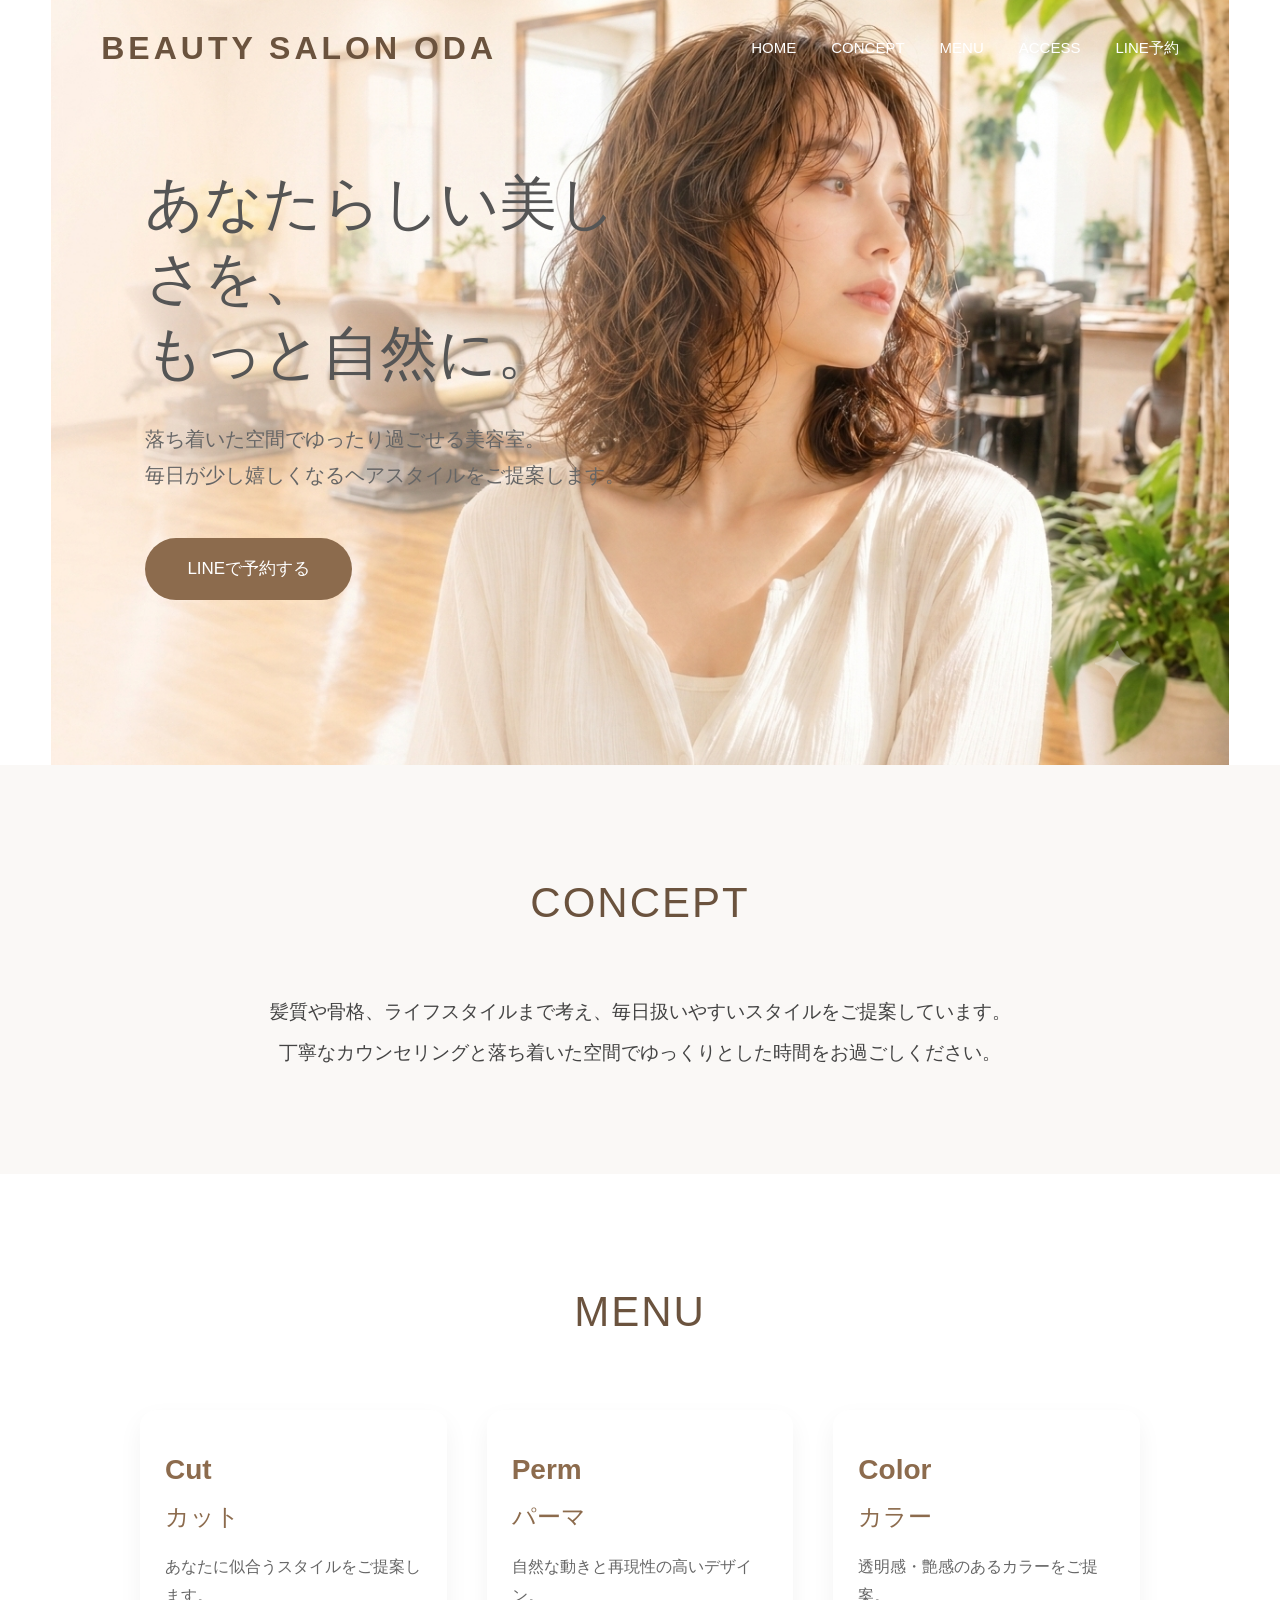
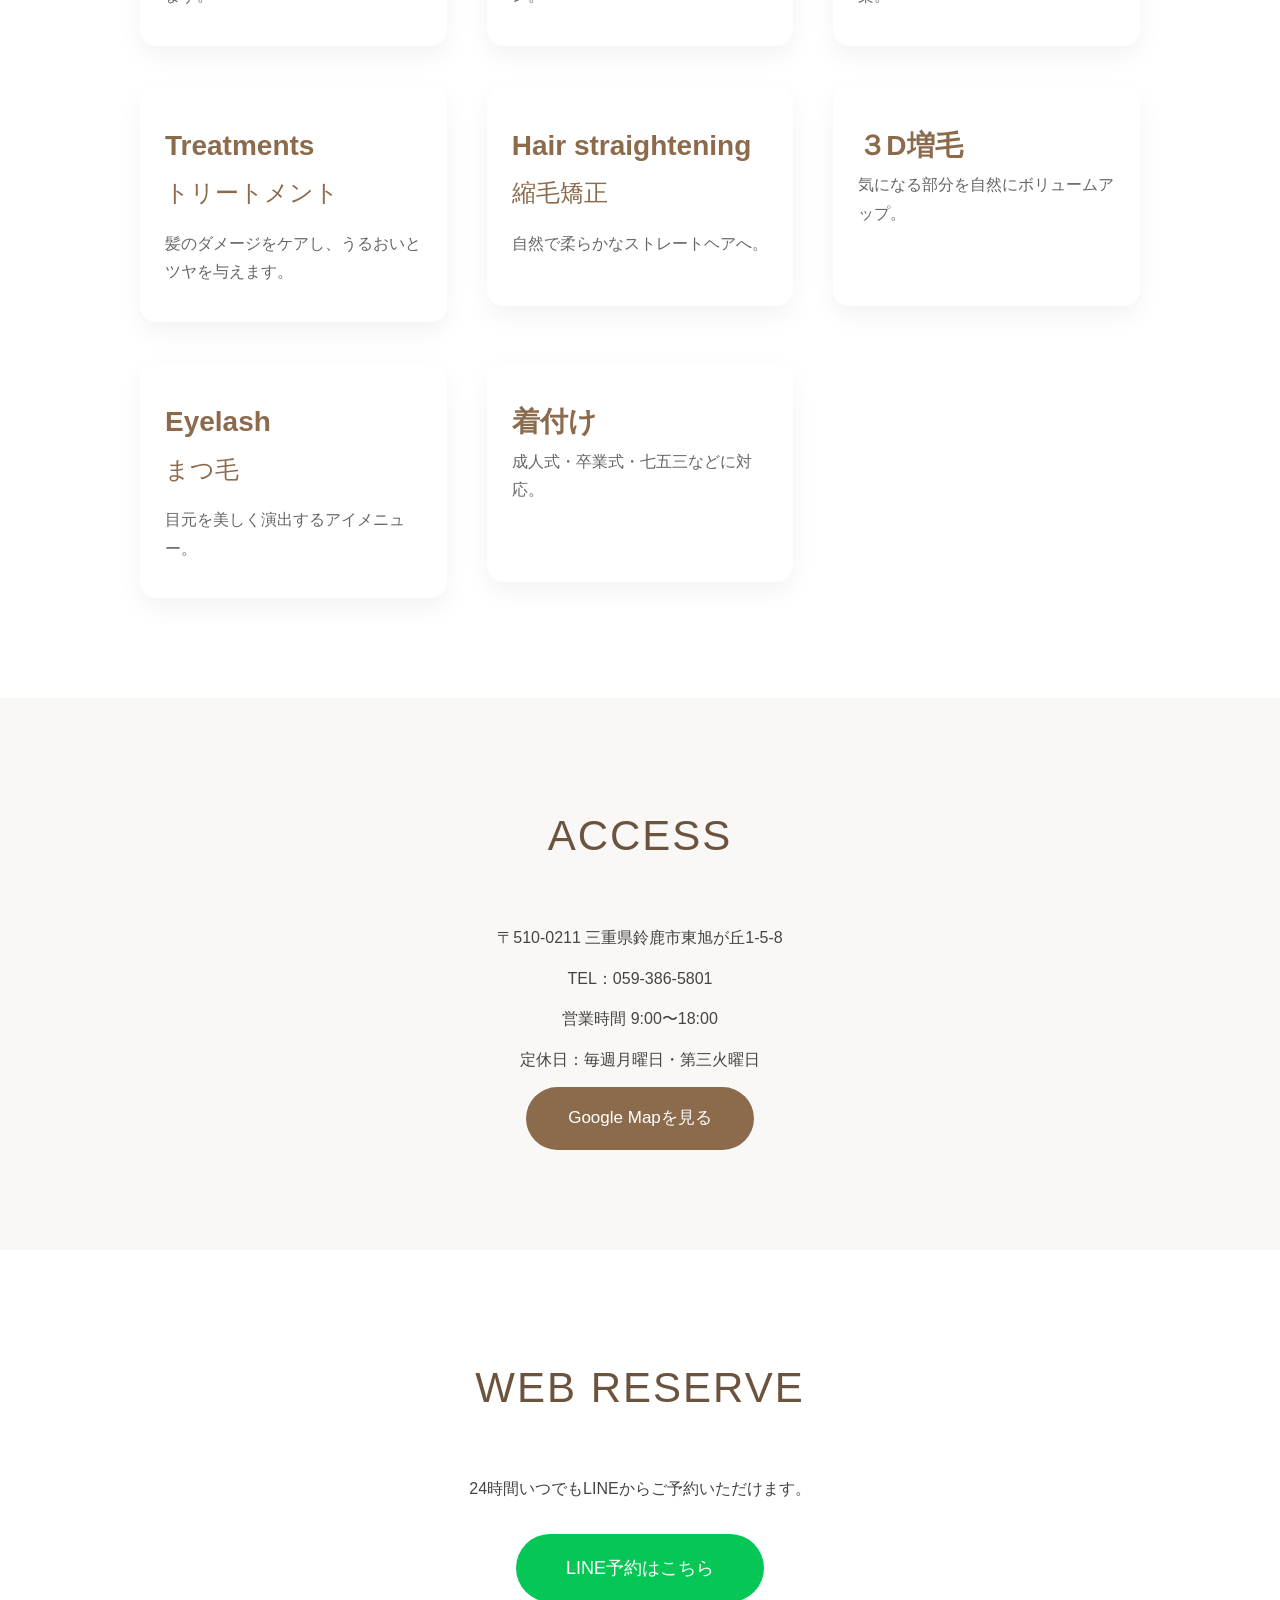
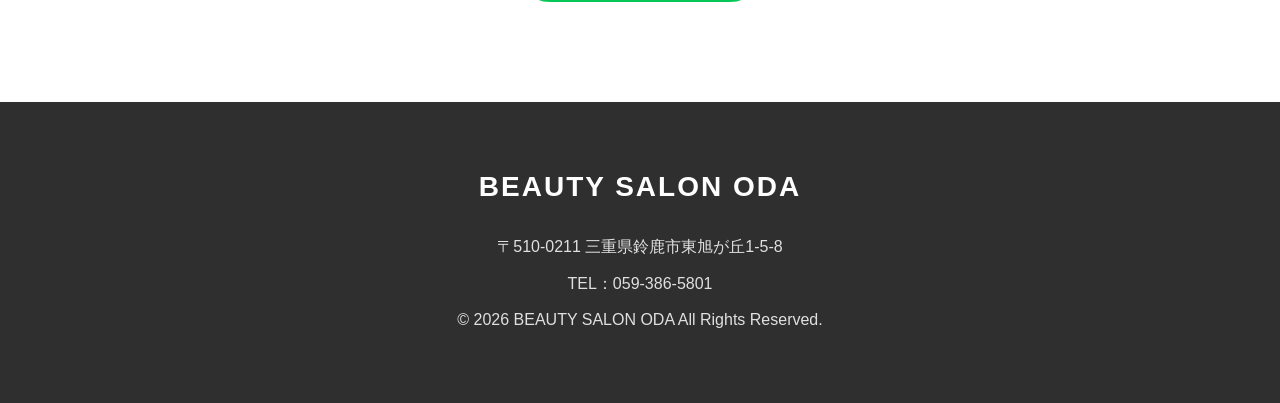
<file: index.html>
<!DOCTYPE html>
<html lang="ja">

<head>
    <meta charset="UTF-8">
    <meta name="viewport" content="width=device-width, initial-scale=1.0">

    <title>BEAUTY SALON ODA｜鈴鹿市の美容室・髪質改善・カラー・カット</title>
    <meta name="description"
        content="鈴鹿市の美容室BEAUTY SALON ODA。カット・カラー・パーマ・髪質改善まで、一人ひとりに合わせた丁寧な施術をご提供します。">
    <meta name="keywords"
        content="鈴鹿市,美容室,髪質改善,カラー,カット,パーマ,BEAUTY SALON ODA">
    <meta name="robots" content="index,follow">

    <meta property="og:title" content="BEAUTY SALON ODA">
    <meta property="og:description"
        content="鈴鹿市の美容室BEAUTY SALON ODA。落ち着いた空間で理想のヘアスタイルをご提案します。">
    <meta property="og:type" content="website">

    <link rel="icon" href="favicon.png" type="image/png">
    <link rel="preconnect" href="https://fonts.googleapis.com">
    <link rel="preconnect" href="https://fonts.gstatic.com" crossorigin>
    <link href="https://fonts.googleapis.com/css2?family=Cormorant+Garamond:wght@300;400;500&display=swap" rel="stylesheet">
    <link rel="stylesheet" href="style.css">
</head>

<body>

<header>
    <div class="logo">
        BEAUTY SALON ODA
    </div>
    <nav>
        <ul>
            <li>
                <a href="./index.html">HOME</a>
            </li>
            <li>
                <a href="./index.html#concept">CONCEPT</a>
            </li>
            <li>
                <a href="./index.html#menu">MENU</a>
            </li>
            <li>
                <a href="https://maps.app.goo.gl/itdPUgMnaGrqR2Z59" target="_blank" rel="noopener noreferrer">ACCESS</a>
            </li>
            <li>
                <a href="https://lin.ee/UoAYWeLb">LINE予約</a>
            </li>
        </ul>
    </nav>
</header>

<main>

    
<section class="hero">
    <!-- ▼ 複数の画像をスライドさせる要素に変更 -->
    <div class="hero-slider">
        <div class="slide active" style="background-image: url('top2.png');"></div>
        <div class="slide" style="background-image: url('top3.png');"></div>
        <div class="slide" style="background-image: url('color-concept.png');"></div>
        <div class="slide" style="background-image: url('3d-zoumou.png');"></div>
        <div class="slide" style="background-image: url('cut-banner.png');"></div>
        <div class="slide" style="background-image: url('treatment-concept.png');"></div>
    </div>

    <!-- キャッチコピーなどのテキスト -->
    <div class="hero-text">
        <h1>
            あなたらしい美しさを、<br>
            もっと自然に。
        </h1>
        <p>
            落ち着いた空間でゆったり過ごせる美容室。<br>
            毎日が少し嬉しくなるヘアスタイルをご提案します。
        </p>
        <a href="https://lin.ee/UoAYWeLb" class="btn">LINEで予約する</a>
    </div>
</section>

<section id="concept" class="concept">
    <div class="container">
        <h2>CONCEPT</h2>
        <p>
            髪質や骨格、ライフスタイルまで考え、毎日扱いやすいスタイルをご提案しています。<br>
            丁寧なカウンセリングと落ち着いた空間でゆっくりとした時間をお過ごしください。
        </p>
    </div>
</section>

<section id="menu" class="menu">
    <div class="container">
        <h2>MENU</h2>
        <div class="menu-grid">
            <a href="menu/cut.html" class="menu-box-link">
                <div class="menu-box">
                    <h3>Cut</h3><span class="sub-title">カット</span>
                    <p>あなたに似合うスタイルをご提案します。</p>
                </div>
            </a>
            <a href="menu/perm.html" class="menu-box-link">
                <div class="menu-box">
                    <h3>Perm</h3><span class="sub-title">パーマ</span>
                    <p>自然な動きと再現性の高いデザイン。</p>
                </div>
            </a>
            <a href="menu/color.html" class="menu-box-link">
                <div class="menu-box">
                    <h3>Color</h3><span class="sub-title">カラー</span>
                    <p>透明感・艶感のあるカラーをご提案。</p>
                </div>
            </a>
            <a href="menu/treatments.html" class="menu-box-link">
                <div class="menu-box">
                    <h3>Treatments</h3><span class="sub-title">トリートメント</span>
                    <p>髪のダメージをケアし、うるおいとツヤを与えます。</p>
                </div>
            </a>
            <a href="menu/hair-straightening.html" class="menu-box-link">
                <div class="menu-box">
                    <h3>Hair straightening</h3><span class="sub-title">縮毛矯正</span>
                    <p>自然で柔らかなストレートヘアへ。</p>
                </div>
            </a>
            <a href="menu/3d-zoumou.html" class="menu-box-link">
                <div class="menu-box">
                    <h3>３D増毛</h3>
                    <p>気になる部分を自然にボリュームアップ。</p>
                </div>
            </a>
            <a href="menu/lashes.html" class="menu-box-link">
                <div class="menu-box">
                    <h3>Eyelash</h3><span class="sub-title">まつ毛</span>
                    <p>目元を美しく演出するアイメニュー。</p>
                </div>
            </a>
            <a href="menu/dressing.html" class="menu-box-link">
                <div class="menu-box">
                    <h3>着付け</h3>
                    <p>成人式・卒業式・七五三などに対応。</p>
                </div>
            </a>
        </div>
    </div>
</section>

<section id="access" class="access">
    <div class="container">
        <h2>ACCESS</h2>
        <p>〒510-0211 三重県鈴鹿市東旭が丘1-5-8</p>
        <p>TEL：059-386-5801</p>
        <p>営業時間 9:00〜18:00</p>
        <p>定休日：毎週月曜日・第三火曜日</p>
        <a href="https://maps.app.goo.gl/itdPUgMnaGrqR2Z59" class="btn" target="_blank" rel="noopener noreferrer">Google Mapを見る</a>
    </div>
</section>

<section class="reserve">
    <div class="container">
        <h2>WEB RESERVE</h2>
        <p>24時間いつでもLINEからご予約いただけます。</p>
        <a href="https://lin.ee/UoAYWeLb" class="reserve-btn">LINE予約はこちら</a>
    </div>
</section>
</main>

<footer>
    <div class="footer-inner">
        <h3>BEAUTY SALON ODA</h3>
        <p>〒510-0211 三重県鈴鹿市東旭が丘1-5-8</p>
        <p>TEL：059-386-5801</p>
        <p>&copy; 2026 BEAUTY SALON ODA All Rights Reserved.</p>
    </div>
</footer>

<script>
window.addEventListener("scroll", function(){
    const header = document.querySelector("header");
    if(window.scrollY > 80){
        header.classList.add("scrolled");
    }else{
        header.classList.remove("scrolled");
    }
});

// メインビジュアルの画像切り替え処理
const slides = document.querySelectorAll('.hero-slider .slide');
let currentIndex = 0;

function showNextSlide() {
    slides[currentIndex].classList.remove('active');
    currentIndex = (currentIndex + 1) % slides.length;
    slides[currentIndex].classList.add('active');
}

// 4秒ごとに画像を切り替え（お好みで秒数を変更できます：4000 = 4秒）
setInterval(showNextSlide, 4000);
</script>

</body>
</html>
</file>
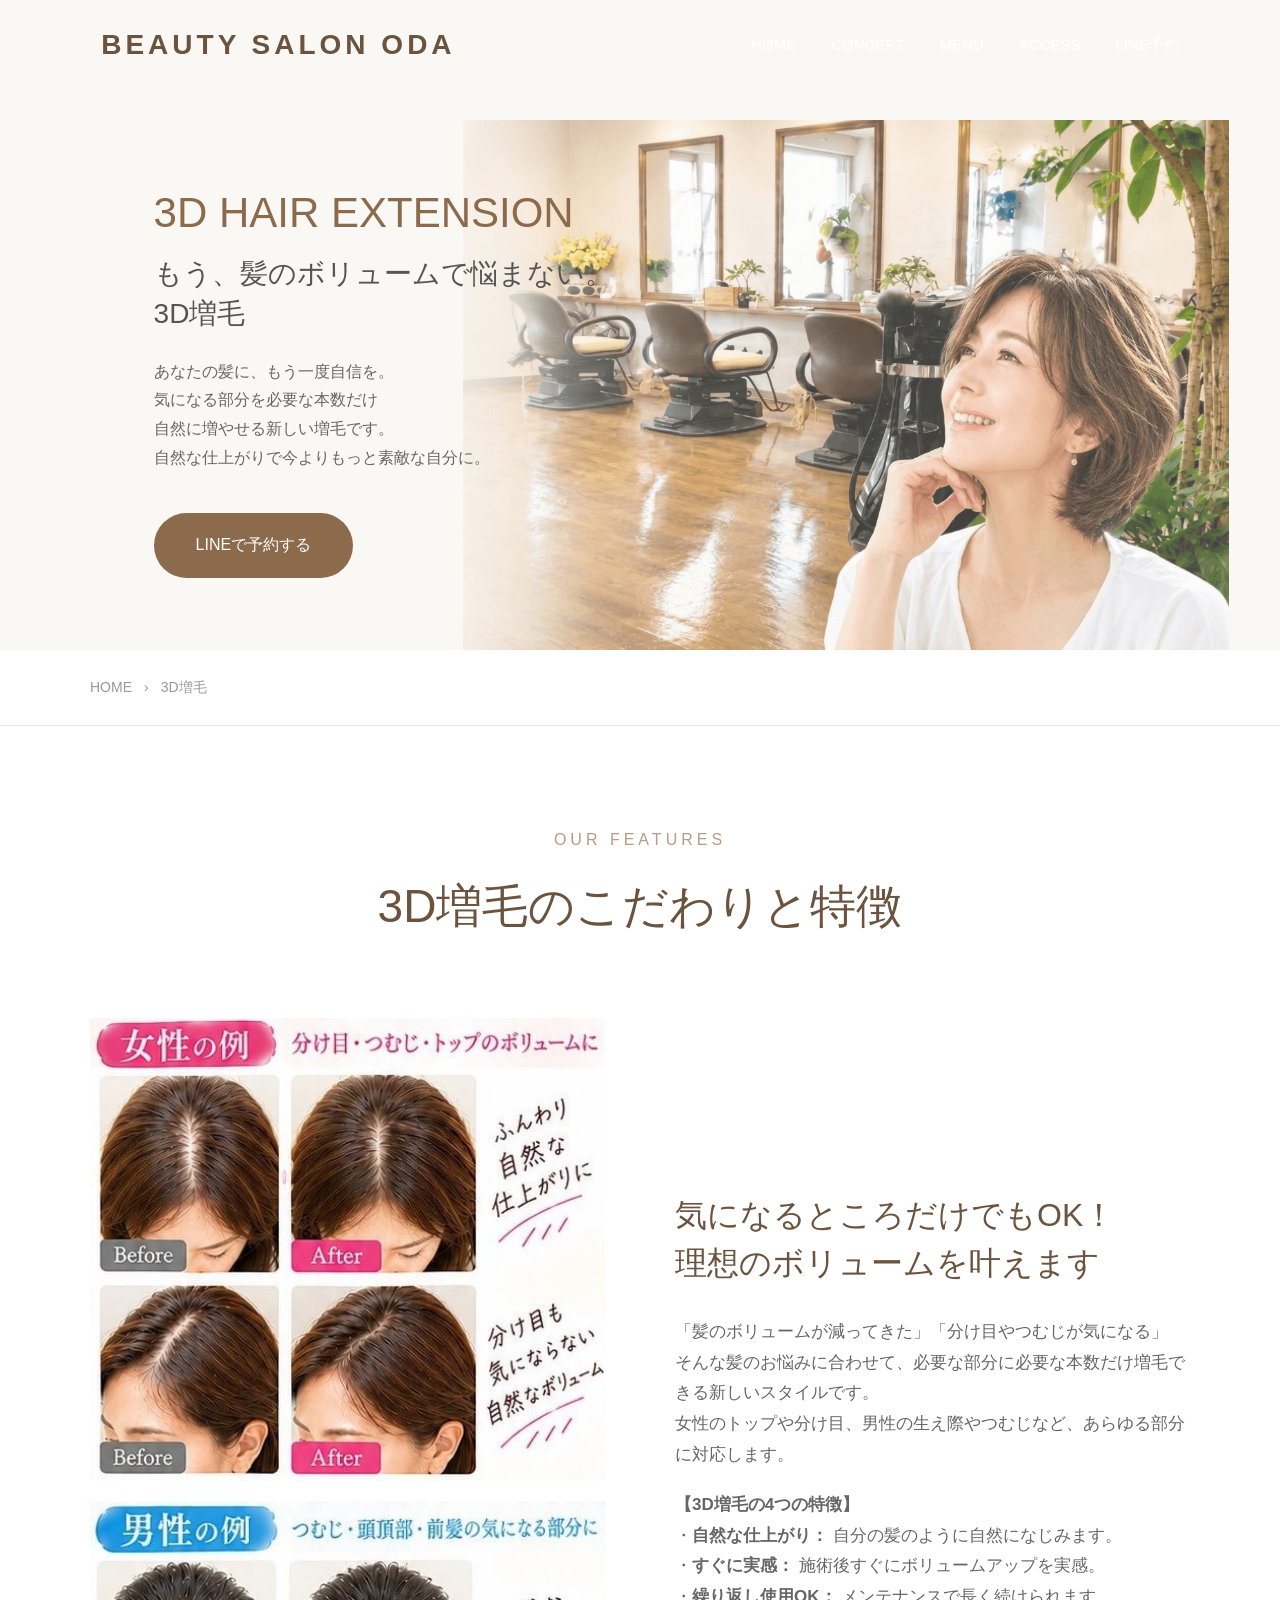
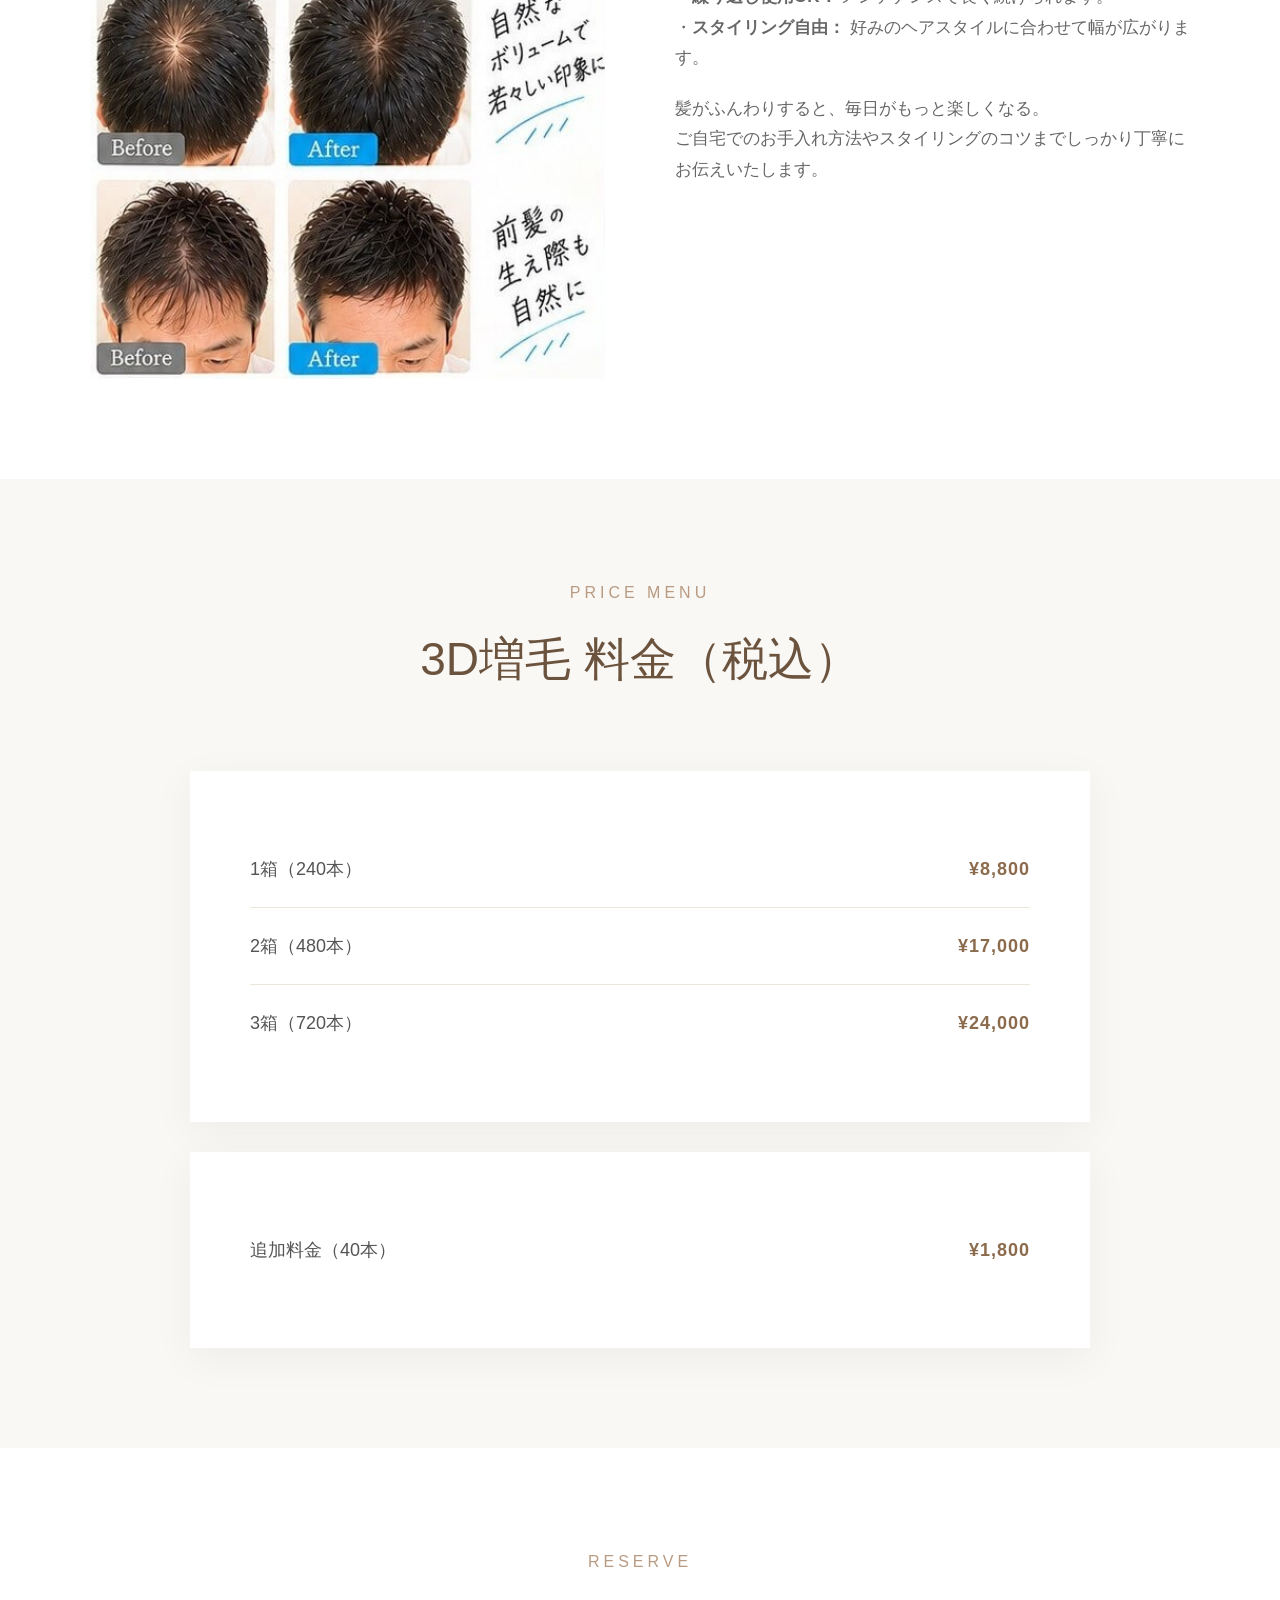
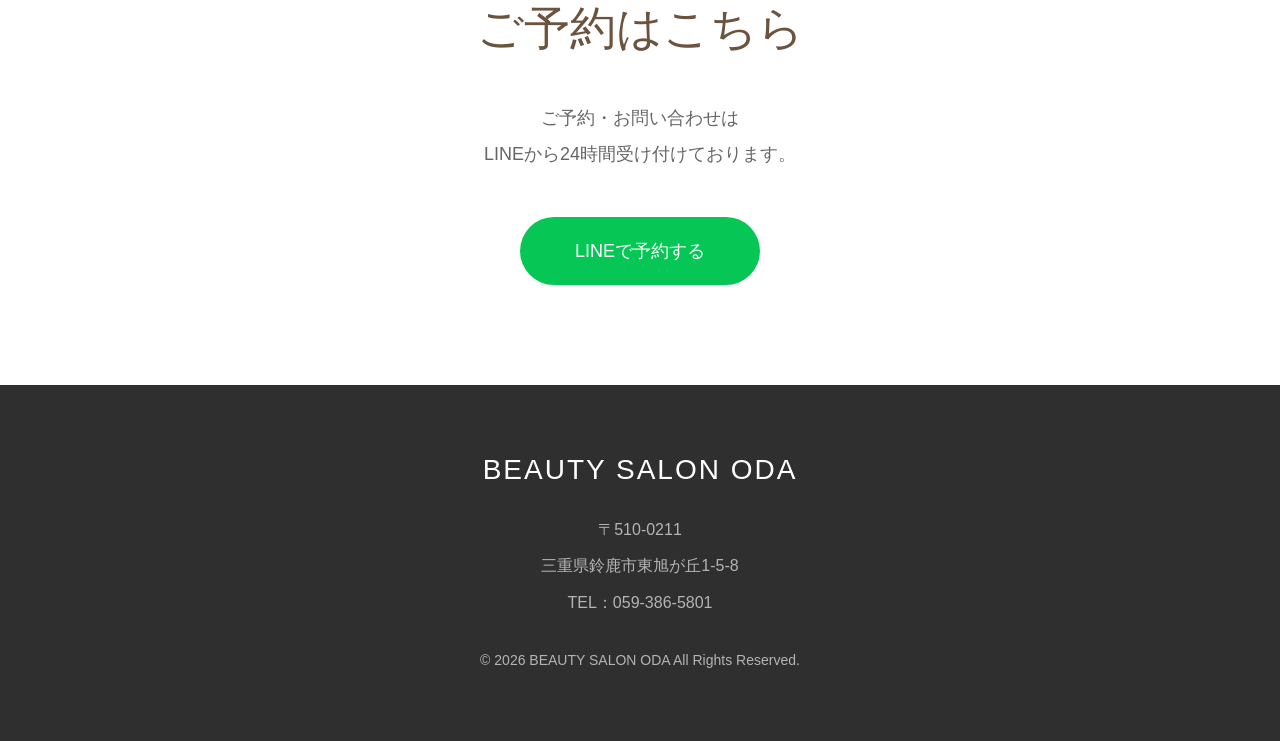
<file: menu/3d-zoumou.html>
<!DOCTYPE html>
<html lang="ja">

<head>

    <meta charset="UTF-8">

    <meta name="viewport" content="width=device-width, initial-scale=1.0">

    <meta name="description"
        content="鈴鹿市の美容室BEAUTY SALON ODAの3D増毛メニュー。分け目やつむじ、トップのボリュームのお悩みに。必要な本数だけ自然に増やせる新しい増毛技術です。">

    <title>3D増毛 | BEAUTY SALON ODA</title>

    <link rel="stylesheet" href="menu.css">
    <link rel="icon" href="images/favicon.png" type="image/png">

</head>


<body>


<!-- ===================================
Header
=================================== -->

<header>

    <div class="logo">

        BEAUTY SALON ODA

    </div>


    <nav>

        <ul>

            <li>
                <a href="../index.html">HOME</a>
            </li>

            <li>
                <a href="../index.html#concept">CONCEPT</a>
            </li>

            <li>
                <a href="../index.html#menu">MENU</a>
            </li>

            <li>
                <a href="https://maps.app.goo.gl/itdPUgMnaGrqR2Z59" target="_blank" rel="noopener noreferrer">ACCESS</a>
            </li>

            <li>
                <a href="https://lin.ee/UoAYWeLb">LINE予約</a>
            </li>

        </ul>

    </nav>

</header>



<!-- ===================================
Hero
=================================== -->

<section class="page-hero">

    <div class="hero-inner">


        <!-- 画像（インラインスタイルで女性の位置を右寄りに調整） -->

        <div class="hero-image">

            <img
                src="images/3d-zoumou.png"
                alt="3D増毛のイメージ"
                style="width: 100%; height: 100%; object-fit: cover; object-position: right center;">

        </div>


        <!-- テキスト -->

        <div class="hero-text">

            <h1>
                3D HAIR EXTENSION
            </h1>

            <h2>
                もう、髪のボリュームで悩まない。<br>
                3D増毛
            </h2>

            <p class="hero-description">

                あなたの髪に、もう一度自信を。<br>
                気になる部分を必要な本数だけ<br>
                自然に増やせる新しい増毛です。<br>
                自然な仕上がりで今よりもっと素敵な自分に。

            </p>


            <a href="https://lin.ee/UoAYWeLb" class="hero-btn">

                LINEで予約する

            </a>

        </div>


    </div>

</section>



<!-- ===================================
Breadcrumb
=================================== -->

<section class="breadcrumb">

    <div class="container">

        <a href="../index.html">
            HOME
        </a>

        <span>
            ›
        </span>

        <span>
            3D増毛
        </span>

    </div>

</section>



<!-- ===================================
Concept / Feature
=================================== -->

<section class="concept">

    <div class="container">


        <p class="section-en">
            Our Features
        </p>


        <h2>
            3D増毛のこだわりと特徴
        </h2>


        <div class="concept-grid">


            <!-- 左：上下の画像（インラインスタイルで上下に配置・余白調整） -->
            <div>

                <img
                    src="images/3d-zoumou-concept1.png"
                    alt="3D増毛施術のイメージ（上）"
                    style="width: 100%; height: auto; margin-bottom: 20px; border-radius: 4px;">

                <img
                    src="images/3d-zoumou-concept2.png"
                    alt="3D増毛施術のイメージ（下）"
                    style="width: 100%; height: auto; border-radius: 4px;">

            </div>


            <!-- 右：文章 -->

            <div class="concept-text">

                <h3>

                    気になるところだけでもOK！<br>
                    理想のボリュームを叶えます

                </h3>


                <p>

                    「髪のボリュームが減ってきた」「分け目やつむじが気になる」<br>
                    そんな髪のお悩みに合わせて、必要な部分に必要な本数だけ増毛できる新しいスタイルです。<br>
                    女性のトップや分け目、男性の生え際やつむじなど、あらゆる部分に対応します。

                </p>


                <p>

                    <strong>【3D増毛の4つの特徴】</strong><br>
                    ・<strong>自然な仕上がり：</strong> 自分の髪のように自然になじみます。<br>
                    ・<strong>すぐに実感：</strong> 施術後すぐにボリュームアップを実感。<br>
                    ・<strong>繰り返し使用OK：</strong> メンテナンスで長く続けられます。<br>
                    ・<strong>スタイリング自由：</strong> 好みのヘアスタイルに合わせて幅が広がります。

                </p>


                <p>

                    髪がふんわりすると、毎日がもっと楽しくなる。<br>
                    ご自宅でのお手入れ方法やスタイリングのコツまでしっかり丁寧にお伝えいたします。

                </p>

            </div>


        </div>

    </div>

</section>



<!-- ===================================
Price Menu
=================================== -->

<section class="price">

    <div class="container">


        <p class="section-en">
            Price Menu
        </p>


        <h2>
            3D増毛 料金（税込）
        </h2>



        <!-- 基本料金 -->

        <div class="price-list">


            <div class="price-item">

                <span>
                    1箱（240本）
                </span>

                <span>
                    ¥8,800
                </span>

            </div>


            <div class="price-item">

                <span>
                    2箱（480本）
                </span>

                <span>
                    ¥17,000
                </span>

            </div>


            <div class="price-item">

                <span>
                    3箱（720本）
                </span>

                <span>
                    ¥24,000
                </span>

            </div>


        </div>



        <!-- 追加料金 -->

        <div class="price-list">


            <div class="price-item">

                <span>
                    追加料金（40本）
                </span>

                <span>
                    ¥1,800
                </span>

            </div>


        </div>


    </div>

</section>



<!-- ===================================
Reserve
=================================== -->

<section class="reserve">

    <div class="container">


        <p class="section-en">
            Reserve
        </p>


        <h2>
            ご予約はこちら
        </h2>


        <p class="reserve-text">

            ご予約・お問い合わせは<br>
            LINEから24時間受け付けております。

        </p>


        <a href="https://lin.ee/UoAYWeLb" class="reserve-btn">

            LINEで予約する

        </a>


    </div>

</section>



<!-- ===================================
Footer
=================================== -->

<footer>

    <div class="footer-inner">


        <h3>
            BEAUTY SALON ODA
        </h3>


        <p>
            〒510-0211
        </p>


        <p>
            三重県鈴鹿市東旭が丘1-5-8
        </p>


        <p>
            TEL：059-386-5801
        </p>


        <p class="copyright">

            © 2026 BEAUTY SALON ODA All Rights Reserved.

        </p>


    </div>

</footer>



<!-- ===================================
Header Scroll
=================================== -->

<script>

window.addEventListener("scroll", function(){

    const header = document.querySelector("header");

    if(window.scrollY > 80){

        header.classList.add("scrolled");

    }else{

        header.classList.remove("scrolled");

    }

});

</script>


</body>

</html>
</file>
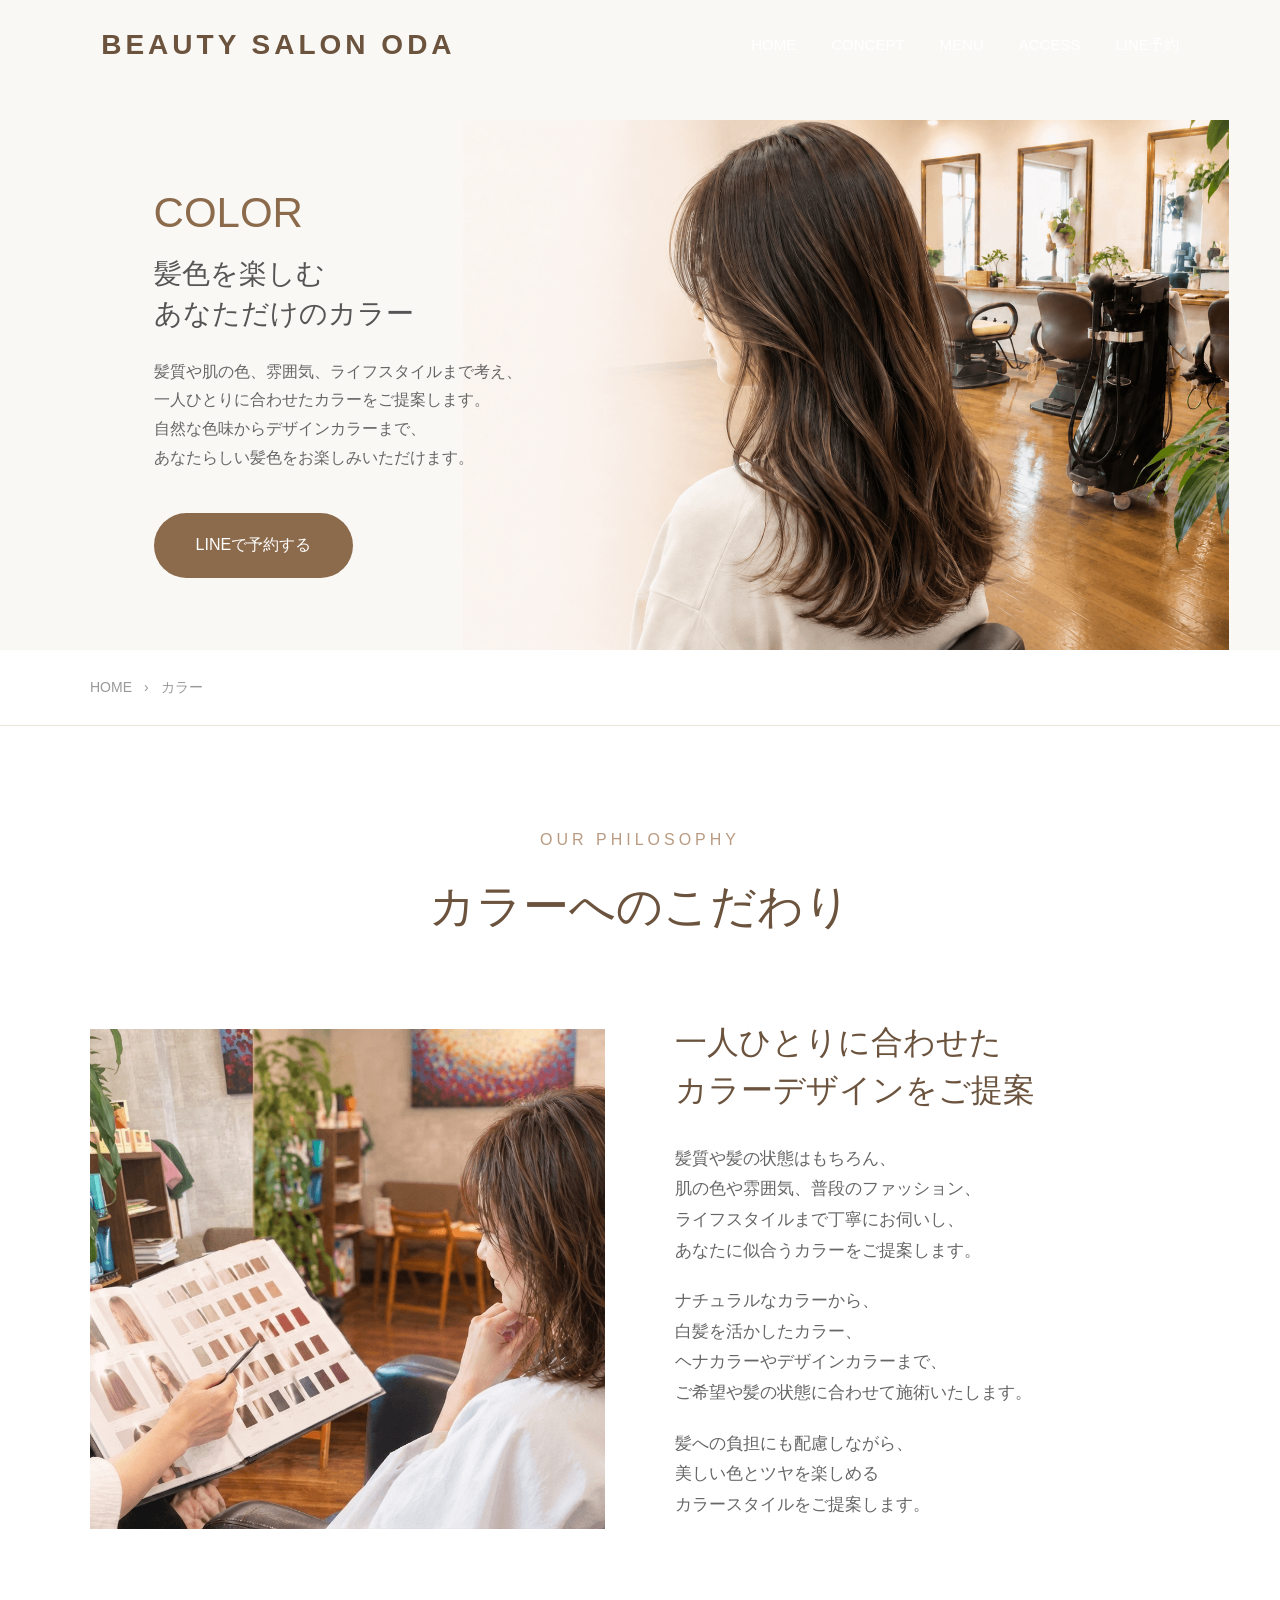
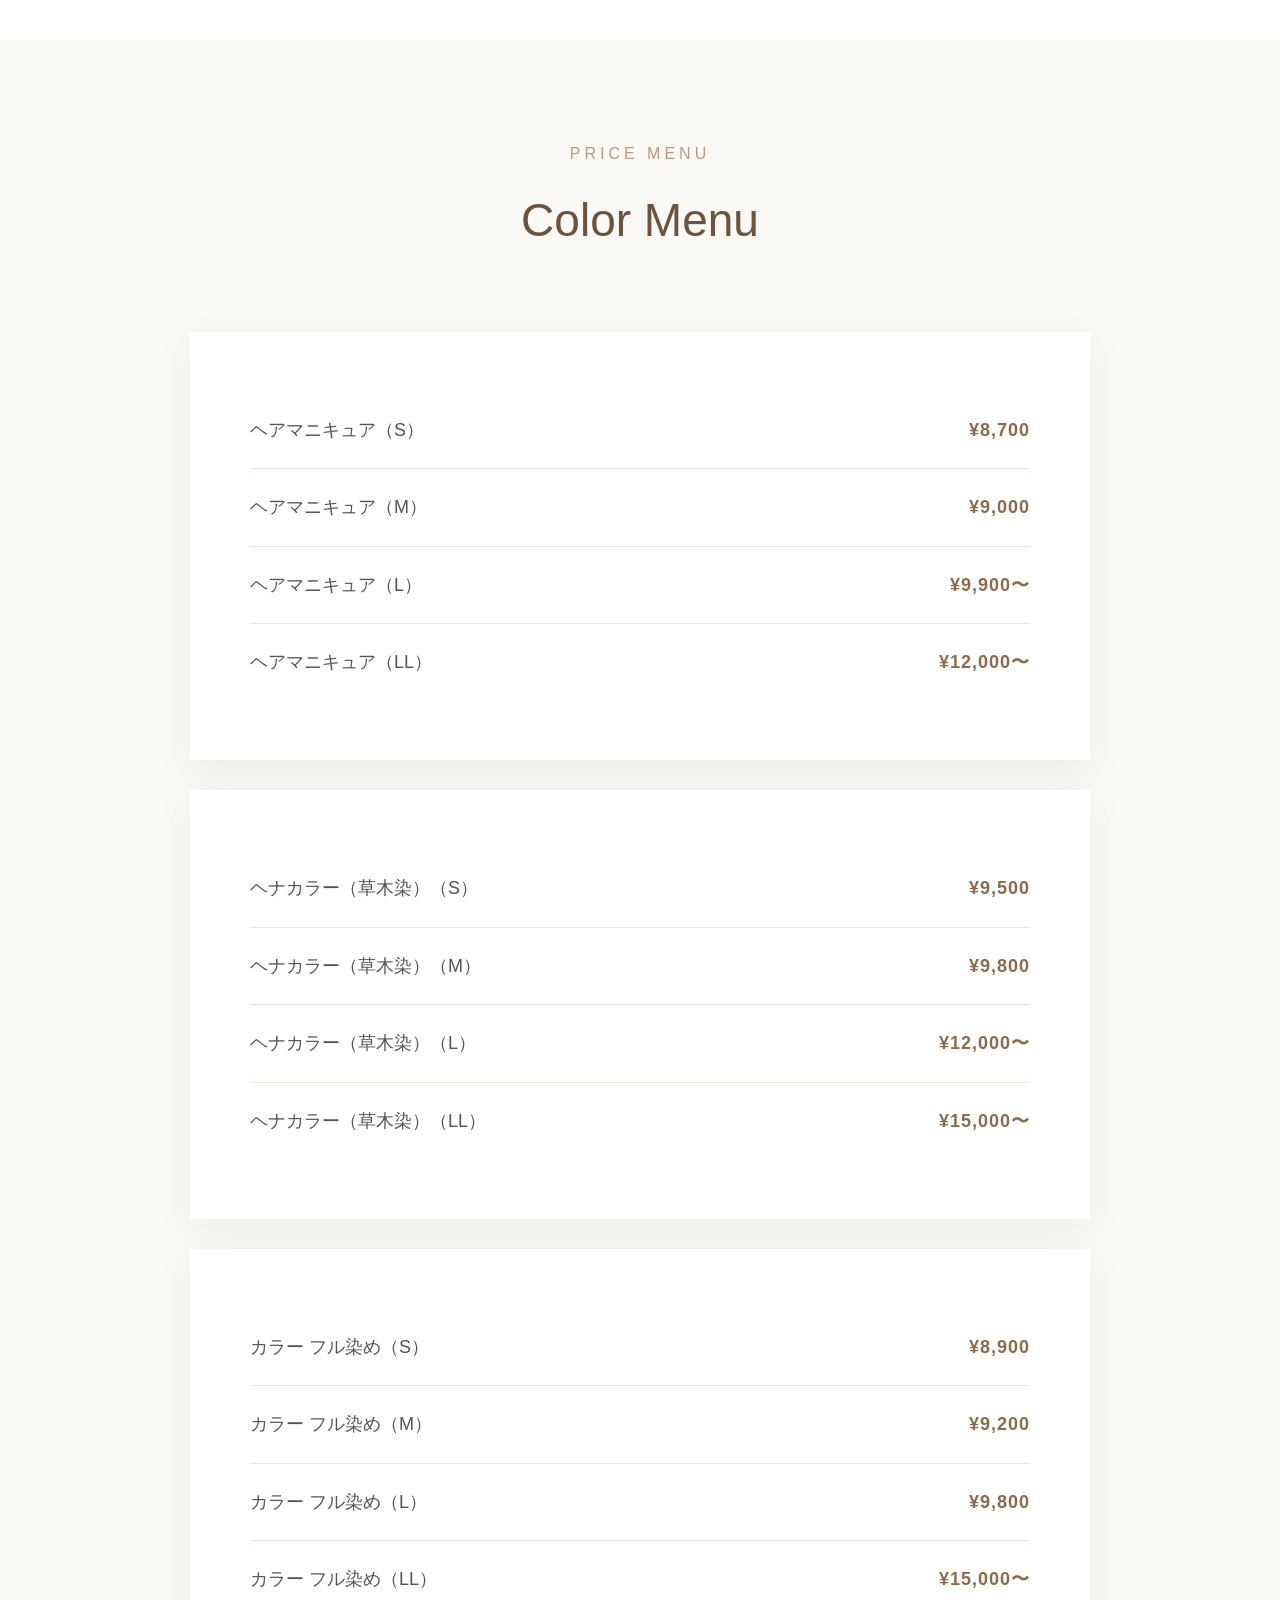
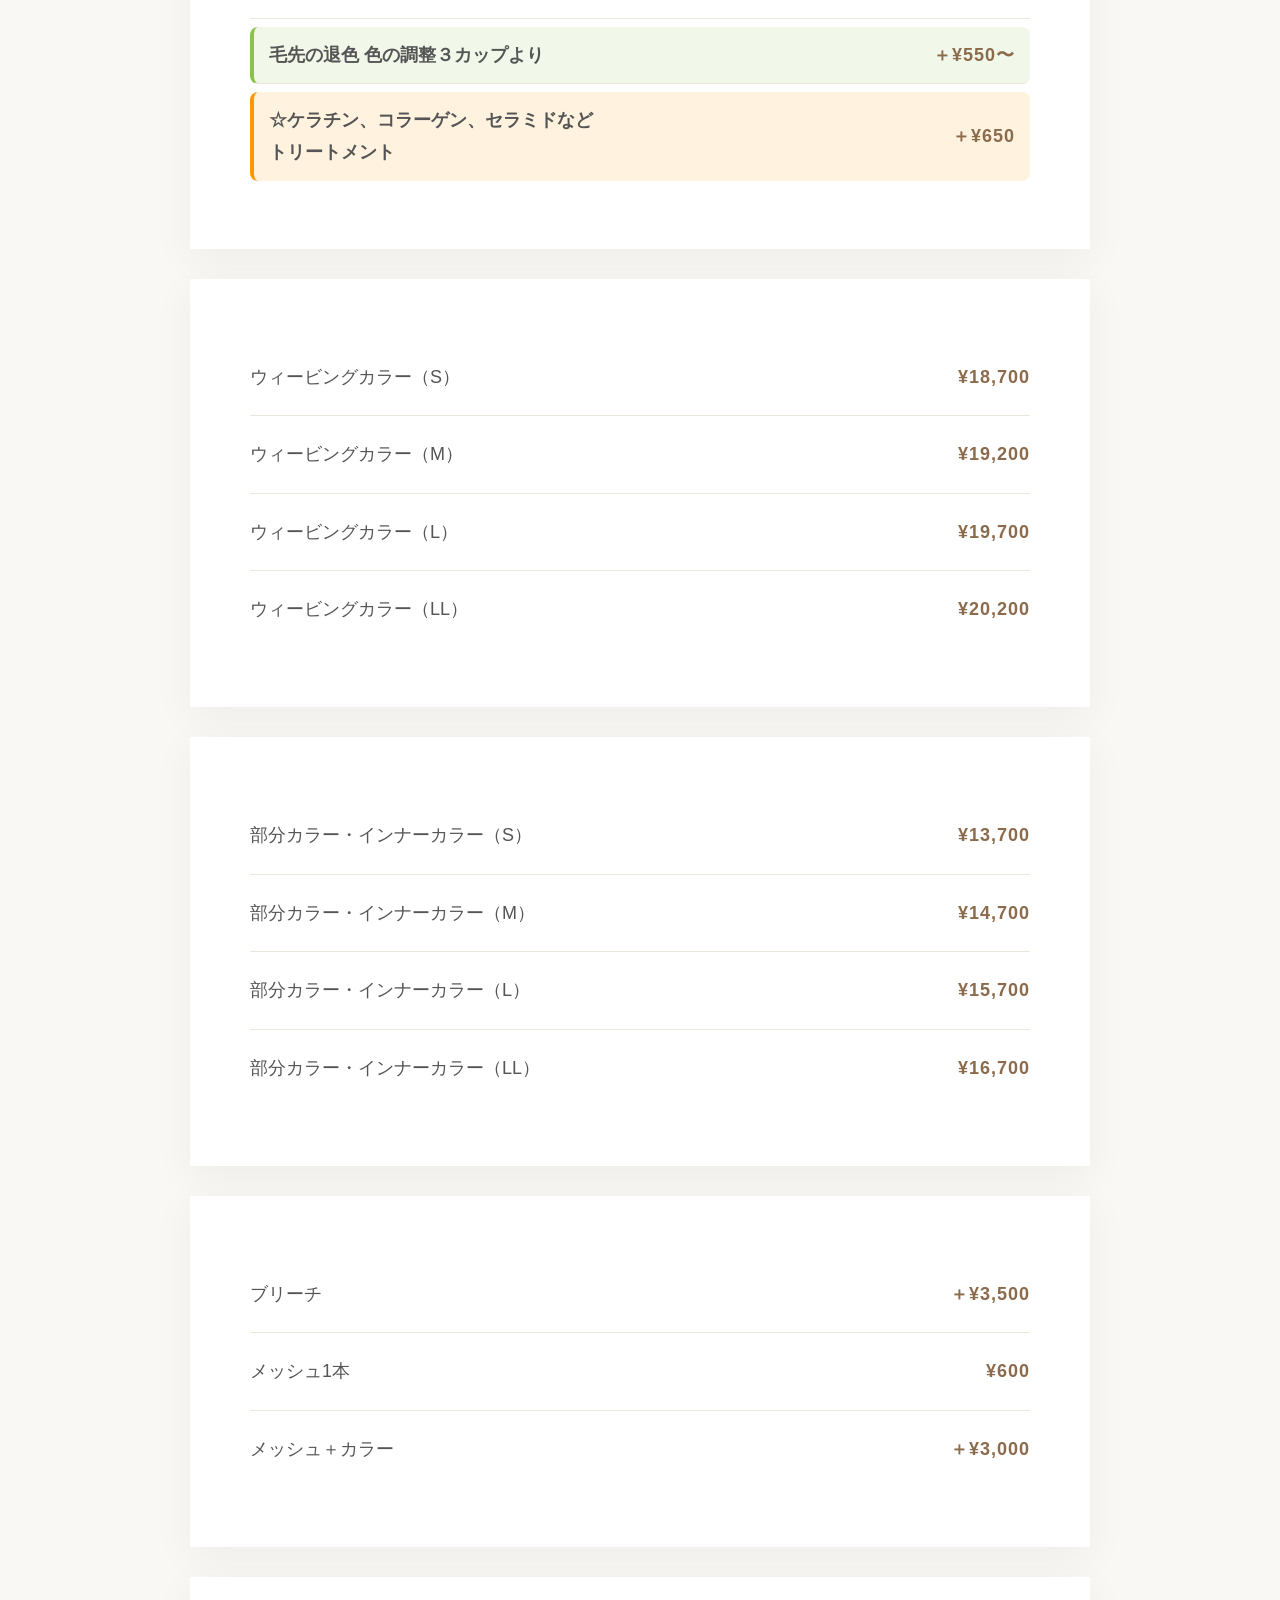
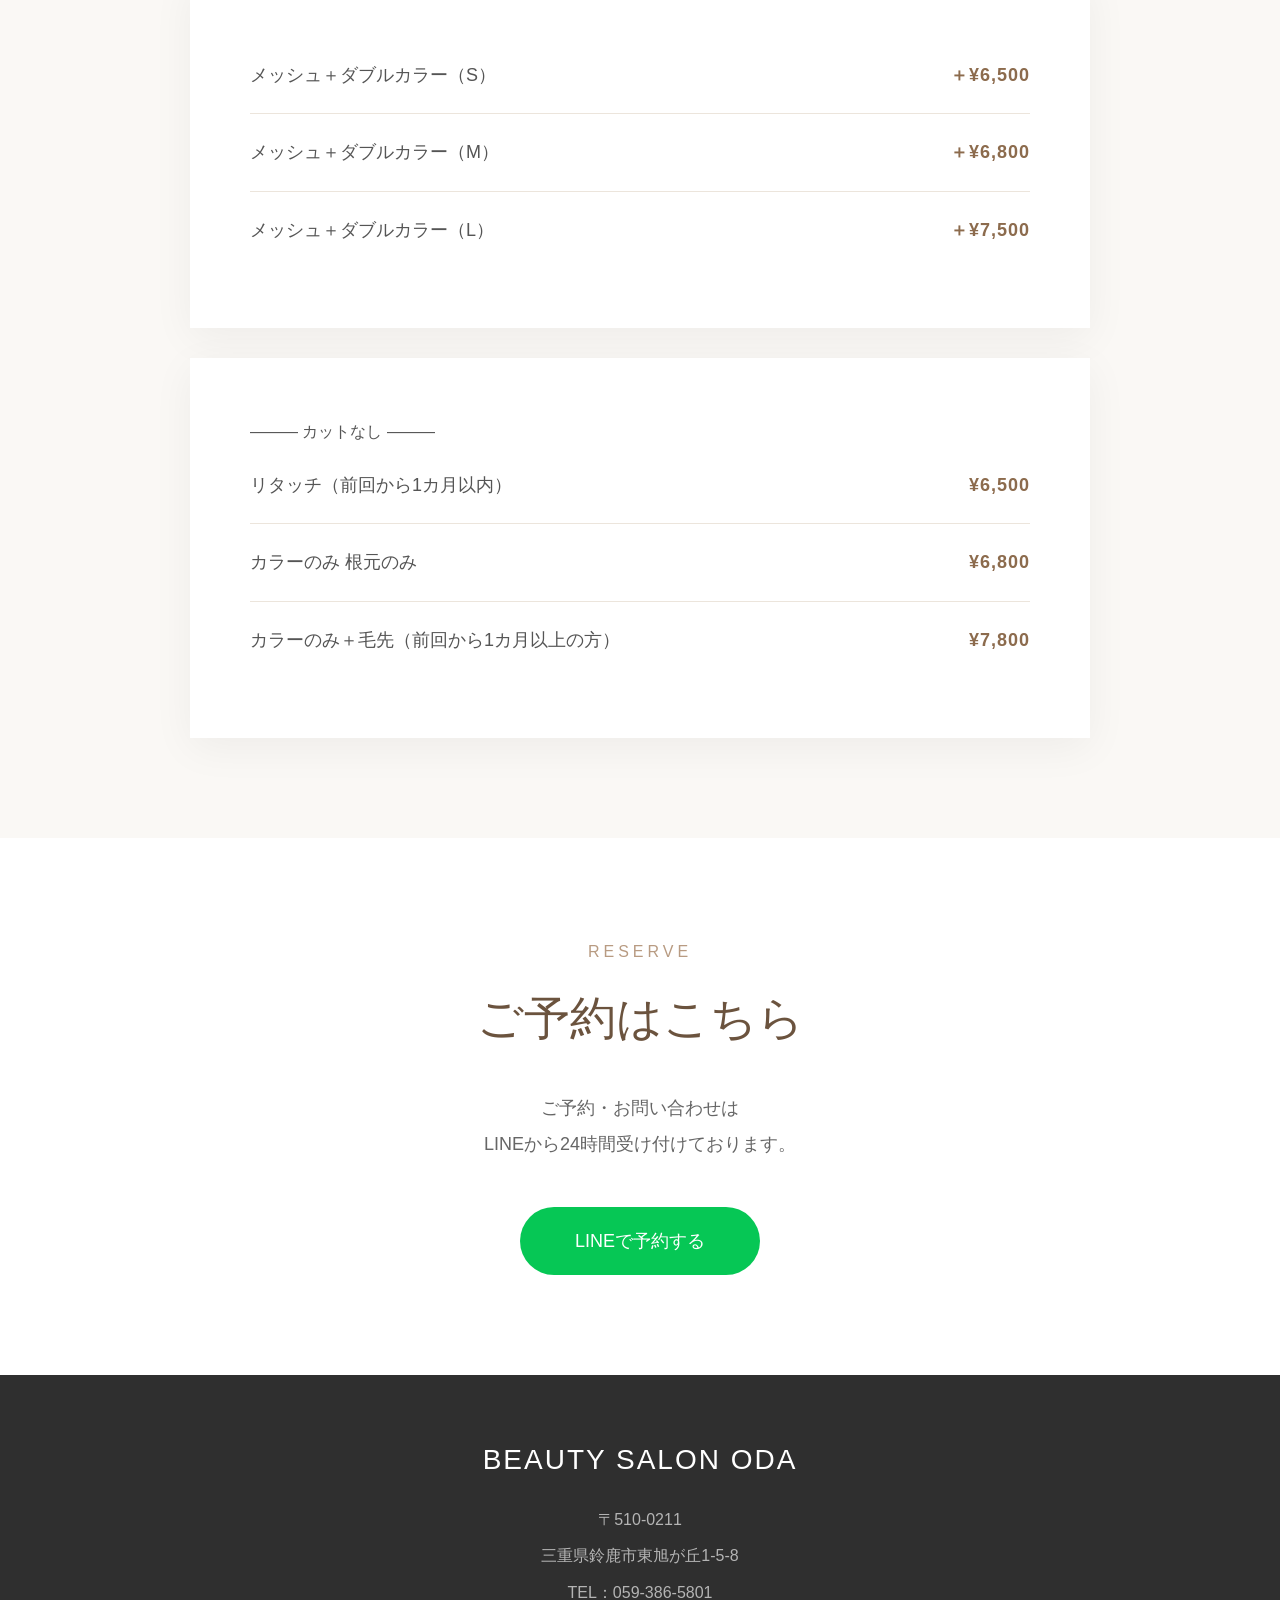
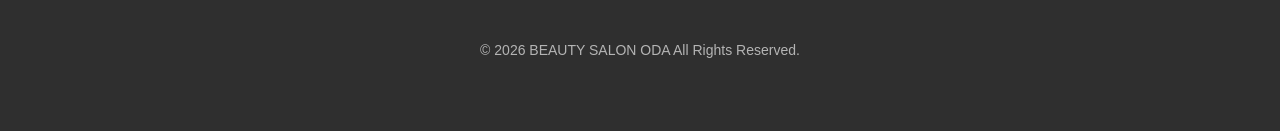
<file: menu/color.html>
<!DOCTYPE html>
<html lang="ja">

<head>

    <meta charset="UTF-8">

    <meta name="viewport" content="width=device-width, initial-scale=1.0">

    <meta name="description"
        content="鈴鹿市の美容室BEAUTY SALON ODAのカラーメニュー。ヘアマニキュア・ヘナカラー・フルカラー・ウィービングカラー・インナーカラーなど、一人ひとりに合わせた丁寧なカラーをご提供します。">

    <title>カラー | BEAUTY SALON ODA</title>

    <link rel="stylesheet" href="menu.css">
    <link rel="icon" href="images/favicon.png" type="image/png">

</head>


<body>


<!-- ===================================
Header
=================================== -->

<header>

    <div class="logo">

        BEAUTY SALON ODA

    </div>


    <nav>

        <ul>

            <li>
                <a href="../index.html">HOME</a>
            </li>

            <li>
                <a href="../index.html#concept">CONCEPT</a>
            </li>

            <li>
                <a href="../index.html#menu">MENU</a>
            </li>

            <li>
                <a href="https://maps.app.goo.gl/itdPUgMnaGrqR2Z59" target="_blank" rel="noopener noreferrer">ACCESS</a>
            </li>

            <li>
                <a href="https://lin.ee/UoAYWeLb">LINE予約</a>
            </li>

        </ul>

    </nav>

</header>



<!-- ===================================
Hero
=================================== -->

<section class="page-hero">

    <div class="hero-inner">


        <!-- 画像 -->

        <div class="hero-image">

            <img
                src="images/color-concept.png"
                alt="カラーのイメージ">

        </div>


        <!-- テキスト -->

        <div class="hero-text">

            <h1>
                COLOR
            </h1>

            <h2>
                髪色を楽しむ<br>
                あなただけのカラー
            </h2>

            <p class="hero-description">

                髪質や肌の色、雰囲気、ライフスタイルまで考え、<br>
                一人ひとりに合わせたカラーをご提案します。<br>
                自然な色味からデザインカラーまで、<br>
                あなたらしい髪色をお楽しみいただけます。

            </p>


            <a href="#" class="hero-btn">

                LINEで予約する

            </a>

        </div>


    </div>

</section>



<!-- ===================================
Breadcrumb
=================================== -->

<section class="breadcrumb">

    <div class="container">

        <a href="../index.html">
            HOME
        </a>

        <span>
            ›
        </span>

        <span>
            カラー
        </span>

    </div>

</section>



<!-- ===================================
Concept
=================================== -->

<section class="concept">

    <div class="container">


        <p class="section-en">
            Our Philosophy
        </p>


        <h2>
            カラーへのこだわり
        </h2>


        <div class="concept-grid">


            <!-- 左：画像 -->

            <div>

                <img
                    src="images/color.png"
                    alt="カラー施術のイメージ">

            </div>


            <!-- 右：文章 -->

            <div class="concept-text">

                <h3>

                    一人ひとりに合わせた<br>
                    カラーデザインをご提案

                </h3>


                <p>

                    髪質や髪の状態はもちろん、<br>
                    肌の色や雰囲気、普段のファッション、<br>
                    ライフスタイルまで丁寧にお伺いし、<br>
                    あなたに似合うカラーをご提案します。

                </p>


                <p>

                    ナチュラルなカラーから、<br>
                    白髪を活かしたカラー、<br>
                    ヘナカラーやデザインカラーまで、<br>
                    ご希望や髪の状態に合わせて施術いたします。

                </p>


                <p>

                    髪への負担にも配慮しながら、<br>
                    美しい色とツヤを楽しめる<br>
                    カラースタイルをご提案します。

                </p>

            </div>


        </div>

    </div>

</section>



<!-- ===================================
Price Menu
=================================== -->

<section class="price">

    <div class="container">


        <p class="section-en">
            Price Menu
        </p>


        <h2>
            Color Menu
        </h2>



        <!-- ヘアマニキュア -->

        <div class="price-list">


            <div class="price-item">

                <span>
                    ヘアマニキュア（S）
                </span>

                <span>
                    ¥8,700
                </span>

            </div>


            <div class="price-item">

                <span>
                    ヘアマニキュア（M）
                </span>

                <span>
                    ¥9,000
                </span>

            </div>


            <div class="price-item">

                <span>
                    ヘアマニキュア（L）
                </span>

                <span>
                    ¥9,900〜
                </span>

            </div>


            <div class="price-item">

                <span>
                    ヘアマニキュア（LL）
                </span>

                <span>
                    ¥12,000〜
                </span>

            </div>


        </div>



        <!-- ヘナカラー -->

        <div class="price-list">


            <div class="price-item">

                <span>
                    ヘナカラー（草木染）（S）
                </span>

                <span>
                    ¥9,500
                </span>

            </div>


            <div class="price-item">

                <span>
                    ヘナカラー（草木染）（M）
                </span>

                <span>
                    ¥9,800
                </span>

            </div>


            <div class="price-item">

                <span>
                    ヘナカラー（草木染）（L）
                </span>

                <span>
                    ¥12,000〜
                </span>

            </div>


            <div class="price-item">

                <span>
                    ヘナカラー（草木染）（LL）
                </span>

                <span>
                    ¥15,000〜
                </span>

            </div>


        </div>



        <!-- カラー フル染め -->

        <div class="price-list">


            <div class="price-item">

                <span>
                    カラー フル染め（S）
                </span>

                <span>
                    ¥8,900
                </span>

            </div>


            <div class="price-item">

                <span>
                    カラー フル染め（M）
                </span>

                <span>
                    ¥9,200
                </span>

            </div>


            <div class="price-item">

                <span>
                    カラー フル染め（L）
                </span>

                <span>
                    ¥9,800
                </span>

            </div>


            <div class="price-item">

                <span>
                    カラー フル染め（LL）
                </span>

                <span>
                    ¥15,000〜
                </span>

            </div>


<!-- 強調表示：毛先の退色 -->
            <div class="price-item" style="background-color: #f1f8e9; border-left: 4px solid #8bc34a; margin: 8px 0; padding: 12px 15px; border-radius: 8px; font-weight: bold;">

                <span>
                    毛先の退色 色の調整３カップより
                </span>

                <span>
                    ＋¥550〜
                </span>

            </div>


            <!-- 強調表示：トリートメント -->
            <div class="price-item" style="background-color: #fff3e0; border-left: 4px solid #ff9800; margin: 8px 0; padding: 12px 15px; border-radius: 8px; font-weight: bold;">

                <span>
                    ☆ケラチン、コラーゲン、セラミドなど<br>トリートメント
                </span>

                <span>
                    ＋¥650
                </span>

            </div>


        </div>



        <!-- ウィービングカラー -->

        <div class="price-list">


            <div class="price-item">

                <span>
                    ウィービングカラー（S）
                </span>

                <span>
                    ¥18,700
                </span>

            </div>


            <div class="price-item">

                <span>
                    ウィービングカラー（M）
                </span>

                <span>
                    ¥19,200
                </span>

            </div>


            <div class="price-item">

                <span>
                    ウィービングカラー（L）
                </span>

                <span>
                    ¥19,700
                </span>

            </div>


            <div class="price-item">

                <span>
                    ウィービングカラー（LL）
                </span>

                <span>
                    ¥20,200
                </span>

            </div>


        </div>



        <!-- 部分カラー・インナーカラー -->

        <div class="price-list">


            <div class="price-item">

                <span>
                    部分カラー・インナーカラー（S）
                </span>

                <span>
                    ¥13,700
                </span>

            </div>


            <div class="price-item">

                <span>
                    部分カラー・インナーカラー（M）
                </span>

                <span>
                    ¥14,700
                </span>

            </div>


            <div class="price-item">

                <span>
                    部分カラー・インナーカラー（L）
                </span>

                <span>
                    ¥15,700
                </span>

            </div>


            <div class="price-item">

                <span>
                    部分カラー・インナーカラー（LL）
                </span>

                <span>
                    ¥16,700
                </span>

            </div>


        </div>



        <!-- ブリーチ・メッシュ -->

        <div class="price-list">


            <div class="price-item">

                <span>
                    ブリーチ
                </span>

                <span>
                    ＋¥3,500
                </span>

            </div>


            <div class="price-item">

                <span>
                    メッシュ1本
                </span>

                <span>
                    ¥600
                </span>

            </div>


            <div class="price-item">

                <span>
                    メッシュ＋カラー
                </span>

                <span>
                    ＋¥3,000
                </span>

            </div>


        </div>



        <!-- メッシュ＋ダブルカラー -->

        <div class="price-list">


            <div class="price-item">

                <span>
                    メッシュ＋ダブルカラー（S）
                </span>

                <span>
                    ＋¥6,500
                </span>

            </div>


            <div class="price-item">

                <span>
                    メッシュ＋ダブルカラー（M）
                </span>

                <span>
                    ＋¥6,800
                </span>

            </div>


            <div class="price-item">

                <span>
                    メッシュ＋ダブルカラー（L）
                </span>

                <span>
                    ＋¥7,500
                </span>

            </div>


        </div>



        <!-- カットなし -->

        <div class="price-list">


            <div>
                
                <span>
                    ――― カットなし ―――
                </span>   
                
            </div>

            <div class="price-item">
                
                <span>
                    リタッチ（前回から1カ月以内）
                </span>

                <span>
                    ¥6,500
                </span>

            </div>

            <div class="price-item">

                <span>
                    カラーのみ 根元のみ
                </span>

                <span>
                    ¥6,800
                </span>

            </div>

            <div class="price-item">

                <span>
                    カラーのみ＋毛先（前回から1カ月以上の方）
                </span>

                <span>
                    ¥7,800
                </span>

            </div>


        </div>


    </div>

</section>



<!-- ===================================
Reserve
=================================== -->

<section class="reserve">

    <div class="container">


        <p class="section-en">
            Reserve
        </p>


        <h2>
            ご予約はこちら
        </h2>


        <p class="reserve-text">

            ご予約・お問い合わせは<br>
            LINEから24時間受け付けております。

        </p>


        <a href="https://lin.ee/UoAYWeLb" class="reserve-btn">

            LINEで予約する

        </a>


    </div>

</section>



<!-- ===================================
Footer
=================================== -->

<footer>

    <div class="footer-inner">


        <h3>
            BEAUTY SALON ODA
        </h3>


        <p>
            〒510-0211
        </p>


        <p>
            三重県鈴鹿市東旭が丘1-5-8
        </p>


        <p>
            TEL：059-386-5801
        </p>


        <p class="copyright">

            © 2026 BEAUTY SALON ODA All Rights Reserved.

        </p>


    </div>

</footer>



<!-- ===================================
Header Scroll
=================================== -->

<script>

window.addEventListener("scroll", function(){

    const header = document.querySelector("header");

    if(window.scrollY > 80){

        header.classList.add("scrolled");

    }else{

        header.classList.remove("scrolled");

    }

});

</script>


</body>

</html>
</file>
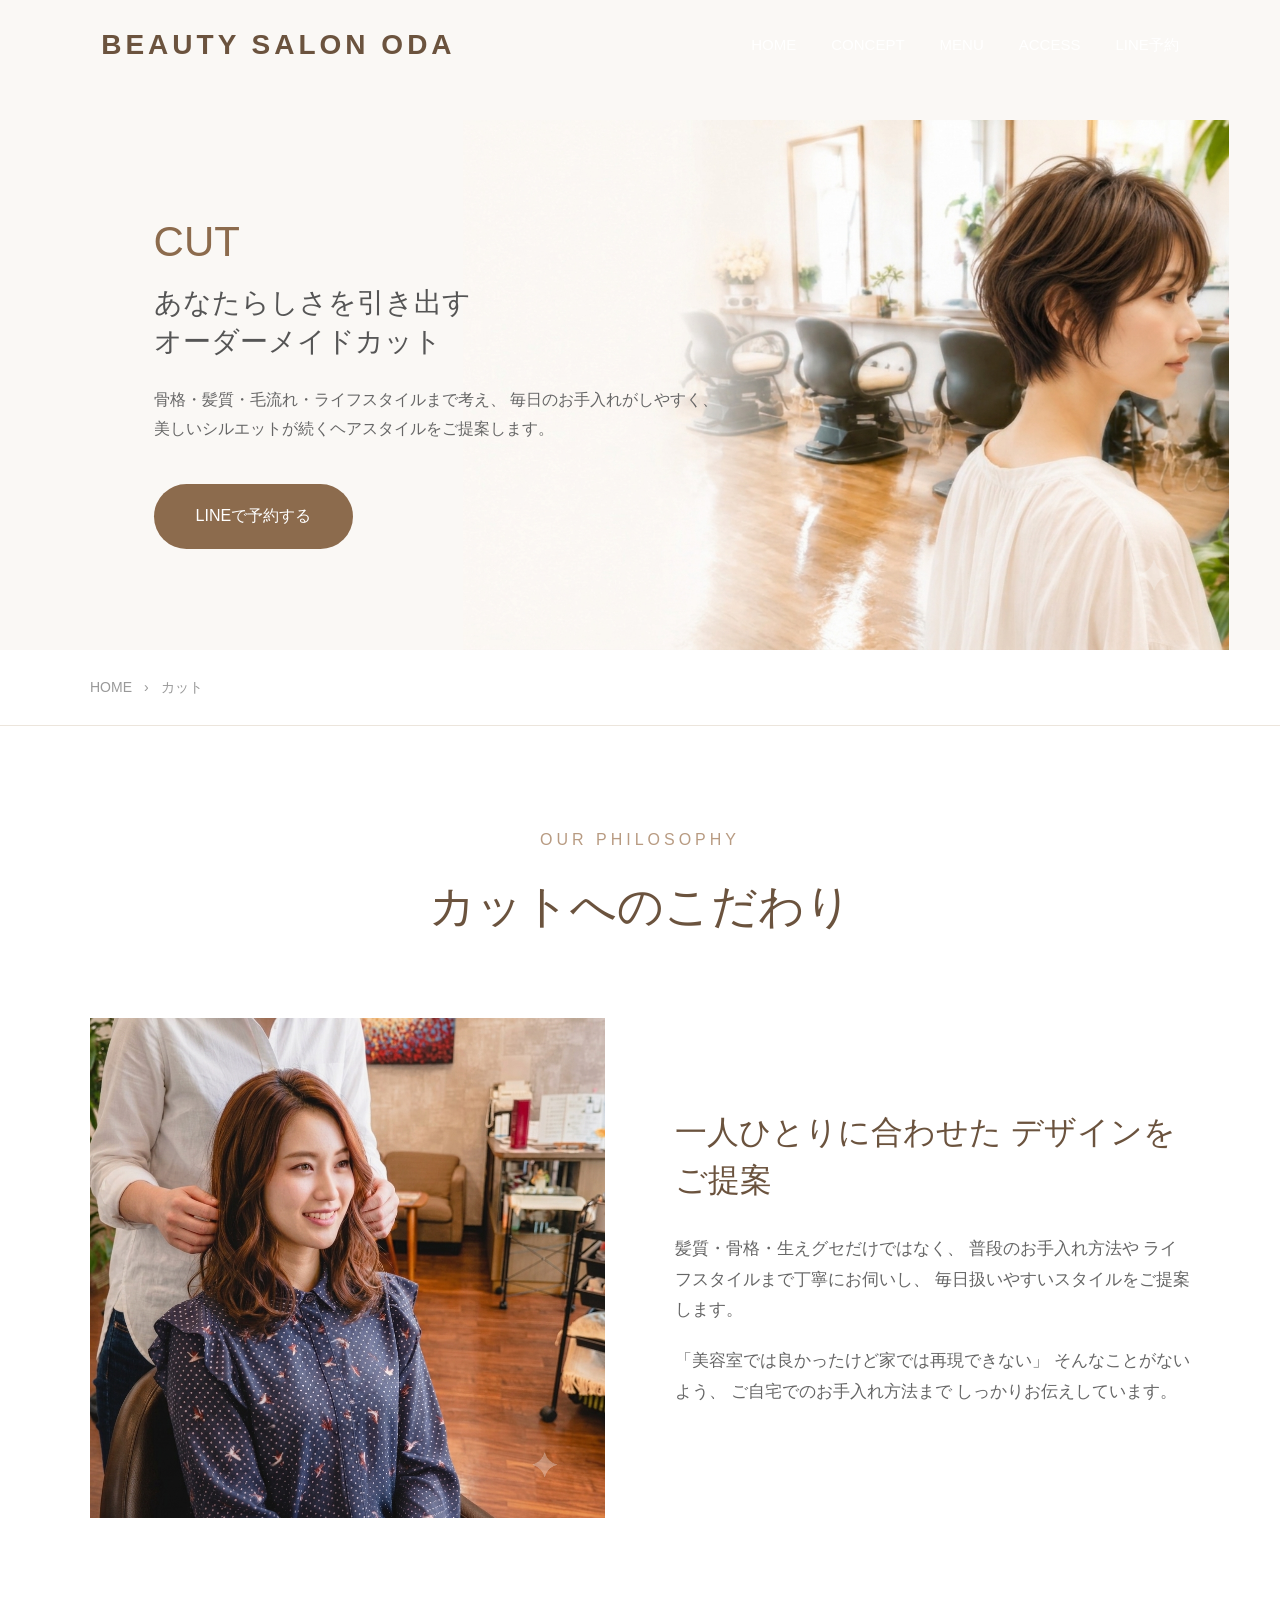
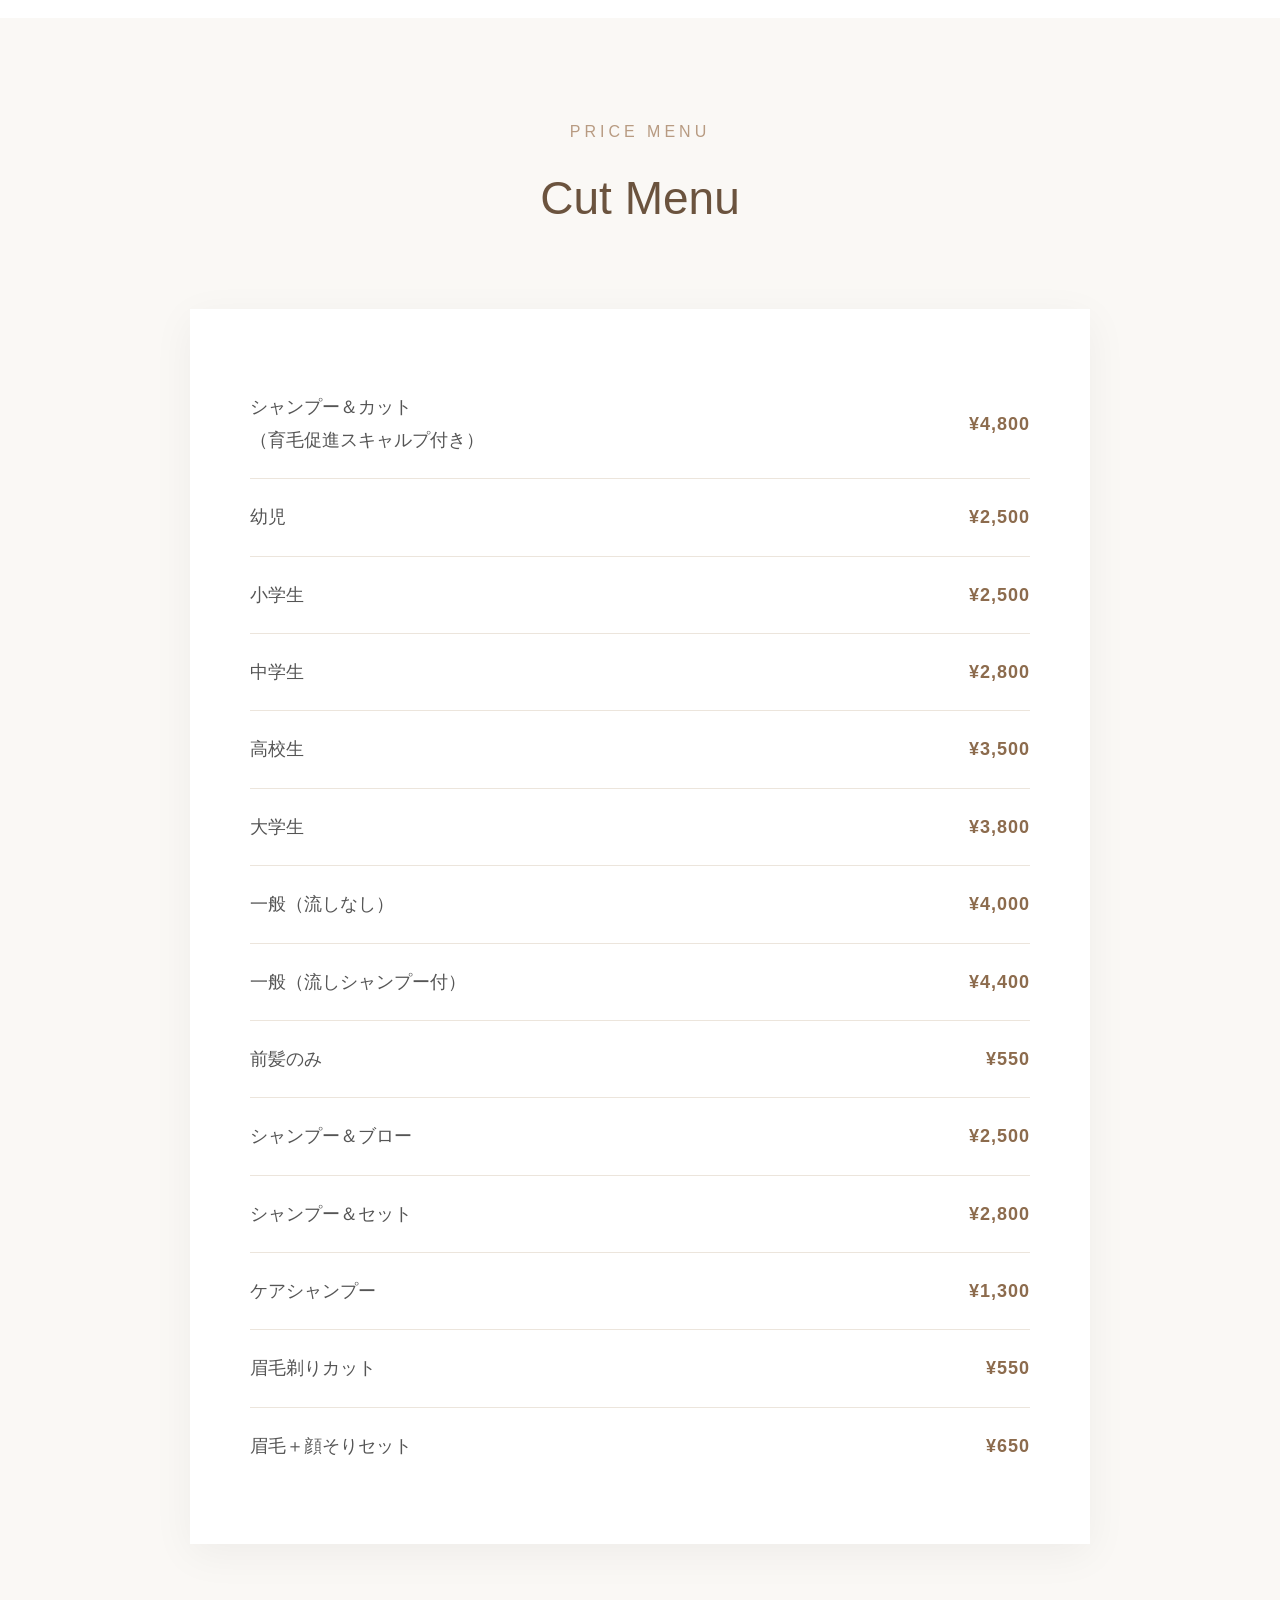
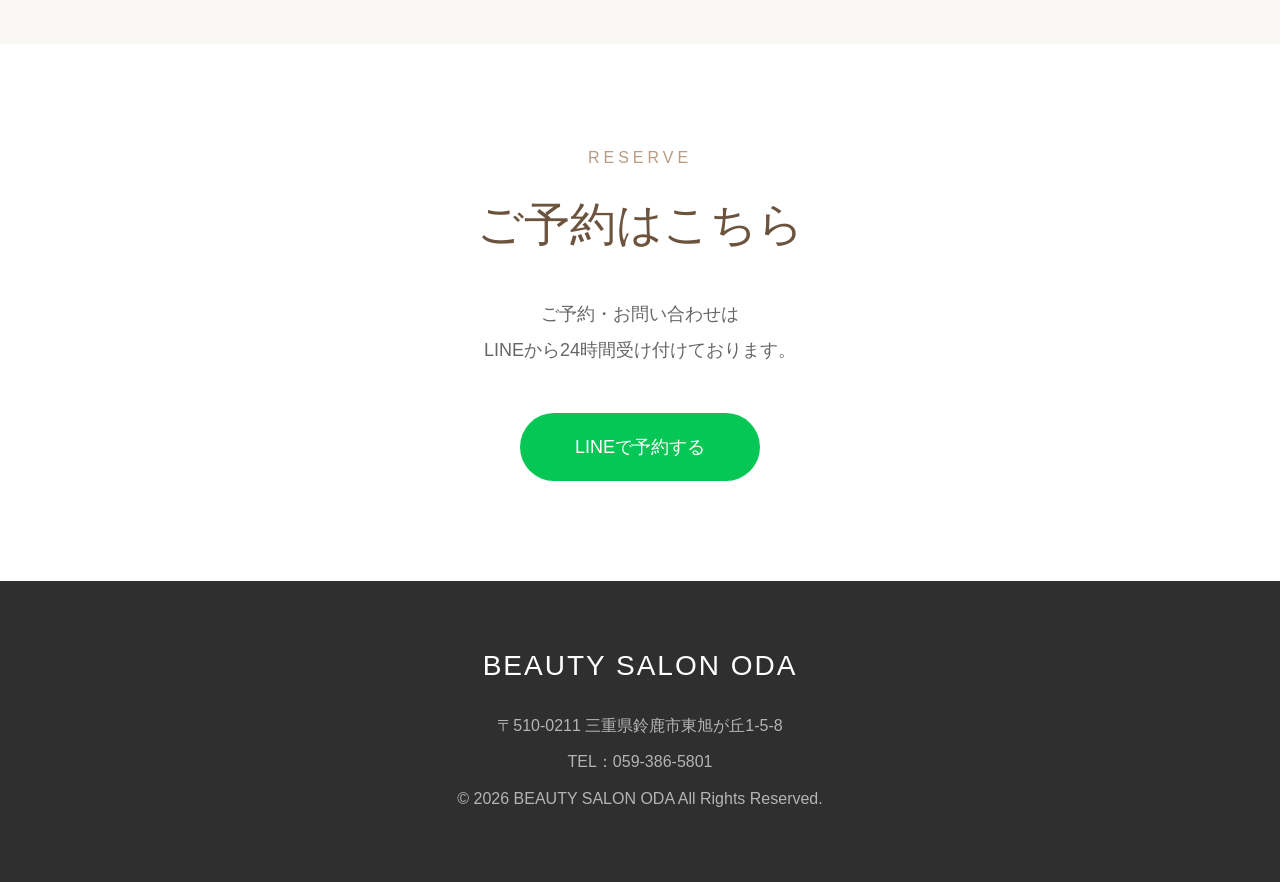
<file: menu/cut.html>
<!DOCTYPE html>
<html lang="ja">

<head>

<meta charset="UTF-8">

<meta name="viewport" content="width=device-width, initial-scale=1.0">

<title>カット｜BEAUTY SALON ODA｜鈴鹿市の美容室・髪質改善・カラー・カット</title>

<meta name="description" content="鈴鹿市の美容室BEAUTY SALON ODAのカットメニュー。カット・カラー・パーマ・髪質改善まで、一人ひとりに合わせた丁寧な施術をご提供します。">

    <link rel="stylesheet" href="menu.css">
    <link rel="icon" href="images/favicon.png" type="image/png">

</head>

<body>

<header>

    <div class="logo">

        BEAUTY SALON ODA

    </div>

    <nav>

        <ul>

            <li>
                <a href="../index.html">HOME</a>
            </li>

            <li>
                <a href="../index.html#concept">CONCEPT</a>
            </li>

            <li>
                <a href="../index.html#menu">MENU</a>
            </li>

            <li>
                <a href="https://maps.app.goo.gl/itdPUgMnaGrqR2Z59" target="_blank" rel="noopener noreferrer">ACCESS</a>
            </li>

            <li>
                <a href="https://lin.ee/UoAYWeLb">LINE予約</a>
            </li>

        </ul>

    </nav>

</header>

<main>

<section class="page-hero">

<div class="hero-inner">

<div class="hero-image">

<img
src="images/cut-banner.png"
alt="ショートヘアの女性">

</div>

<div class="hero-text">

<h1>

CUT

</h1>

<h2>

あなたらしさを引き出す<br>

オーダーメイドカット

</h2>

<p class="hero-description">

骨格・髪質・毛流れ・ライフスタイルまで考え、

毎日のお手入れがしやすく、

美しいシルエットが続くヘアスタイルをご提案します。

</p>

<a href="#" class="hero-btn">

LINEで予約する

</a>

</div>

</div>

</section>

<section class="breadcrumb">

<div class="container">

<a href="../index.html">HOME</a>

<span>›</span>

<span>カット</span>

</div>

</section>

<section class="concept">

<div class="container">

<p class="section-en">

Our Philosophy

</p>

<h2>

カットへのこだわり

</h2>

<div class="concept-grid">

<div>

<img
src="images/cut01.png"
alt="カウンセリング">

</div>

<div class="concept-text">

<h3>

一人ひとりに合わせた

デザインをご提案

</h3>

<p>

髪質・骨格・生えグセだけではなく、

普段のお手入れ方法や

ライフスタイルまで丁寧にお伺いし、

毎日扱いやすいスタイルをご提案します。

</p>

<p>

「美容室では良かったけど家では再現できない」

そんなことがないよう、

ご自宅でのお手入れ方法まで

しっかりお伝えしています。

</p>

</div>

</div>

</div>

</section>

<section class="price">

    <div class="container">

        <p class="section-en">Price Menu</p>

        <h2>Cut Menu</h2>

        <div class="price-list">
            
            <div class="price-item">
                <span>シャンプー＆カット<br />（育毛促進スキャルプ付き）​</span>
                <span>¥4,800</span>
            </div>

            <div class="price-item">
                <span>幼児</span>
                <span>¥2,500</span>
            </div>

            <div class="price-item">
                <span>小学生</span>
                <span>¥2,500</span>
            </div>

            <div class="price-item">
                <span>中学生</span>
                <span>¥2,800</span>
            </div>

            <div class="price-item">
                <span>高校生</span>
                <span>¥3,500</span>
            </div>

            <div class="price-item">
                <span>大学生</span>
                <span>¥3,800</span>
            </div>

            <div class="price-item">
                <span>一般（流しなし）</span>
                <span>¥4,000</span>
            </div>

            <div class="price-item">
                <span>一般（流しシャンプー付）</span>
                <span>¥4,400</span>
            </div>

            <div class="price-item">
                <span>前髪のみ</span>
                <span>¥550</span>
            </div>

            <div class="price-item">
                <span>シャンプー＆ブロー</span>
                <span>¥2,500</span>
            </div>

            <div class="price-item">
                <span>シャンプー＆セット</span>
                <span>¥2,800</span>
            </div>

            <div class="price-item">
                <span>ケアシャンプー</span>
                <span>¥1,300</span>
            </div>

            <div class="price-item">
                <span>眉毛剃りカット</span>
                <span>¥550</span>
            </div>

            <div class="price-item">
                <span>眉毛＋顔そりセット</span>
                <span>¥650</span>
            </div>

        </div>

    </div>

</section>

<section class="reserve">

    <div class="container">

        <p class="section-en">Reserve</p>

        <h2>ご予約はこちら</h2>

        <p class="reserve-text">

            ご予約・お問い合わせは<br>
            LINEから24時間受け付けております。

        </p>

        <a href="https://lin.ee/UoAYWeLb" class="reserve-btn">

            LINEで予約する

        </a>

    </div>

</section>

</main>

<footer>

<div class="footer-inner">

<h3>

BEAUTY SALON ODA

</h3>

<p>

〒510-0211

三重県鈴鹿市東旭が丘1-5-8

</p>

<p>

TEL：059-386-5801

</p>

<p>

© 2026 BEAUTY SALON ODA All Rights Reserved.

</p>

</div>

</footer>

<script>

window.addEventListener("scroll", function(){

    const header = document.querySelector("header");

    if(window.scrollY > 80){

        header.classList.add("scrolled");

    }else{

        header.classList.remove("scrolled");

    }

});

</script>

</body>

</html>
</file>
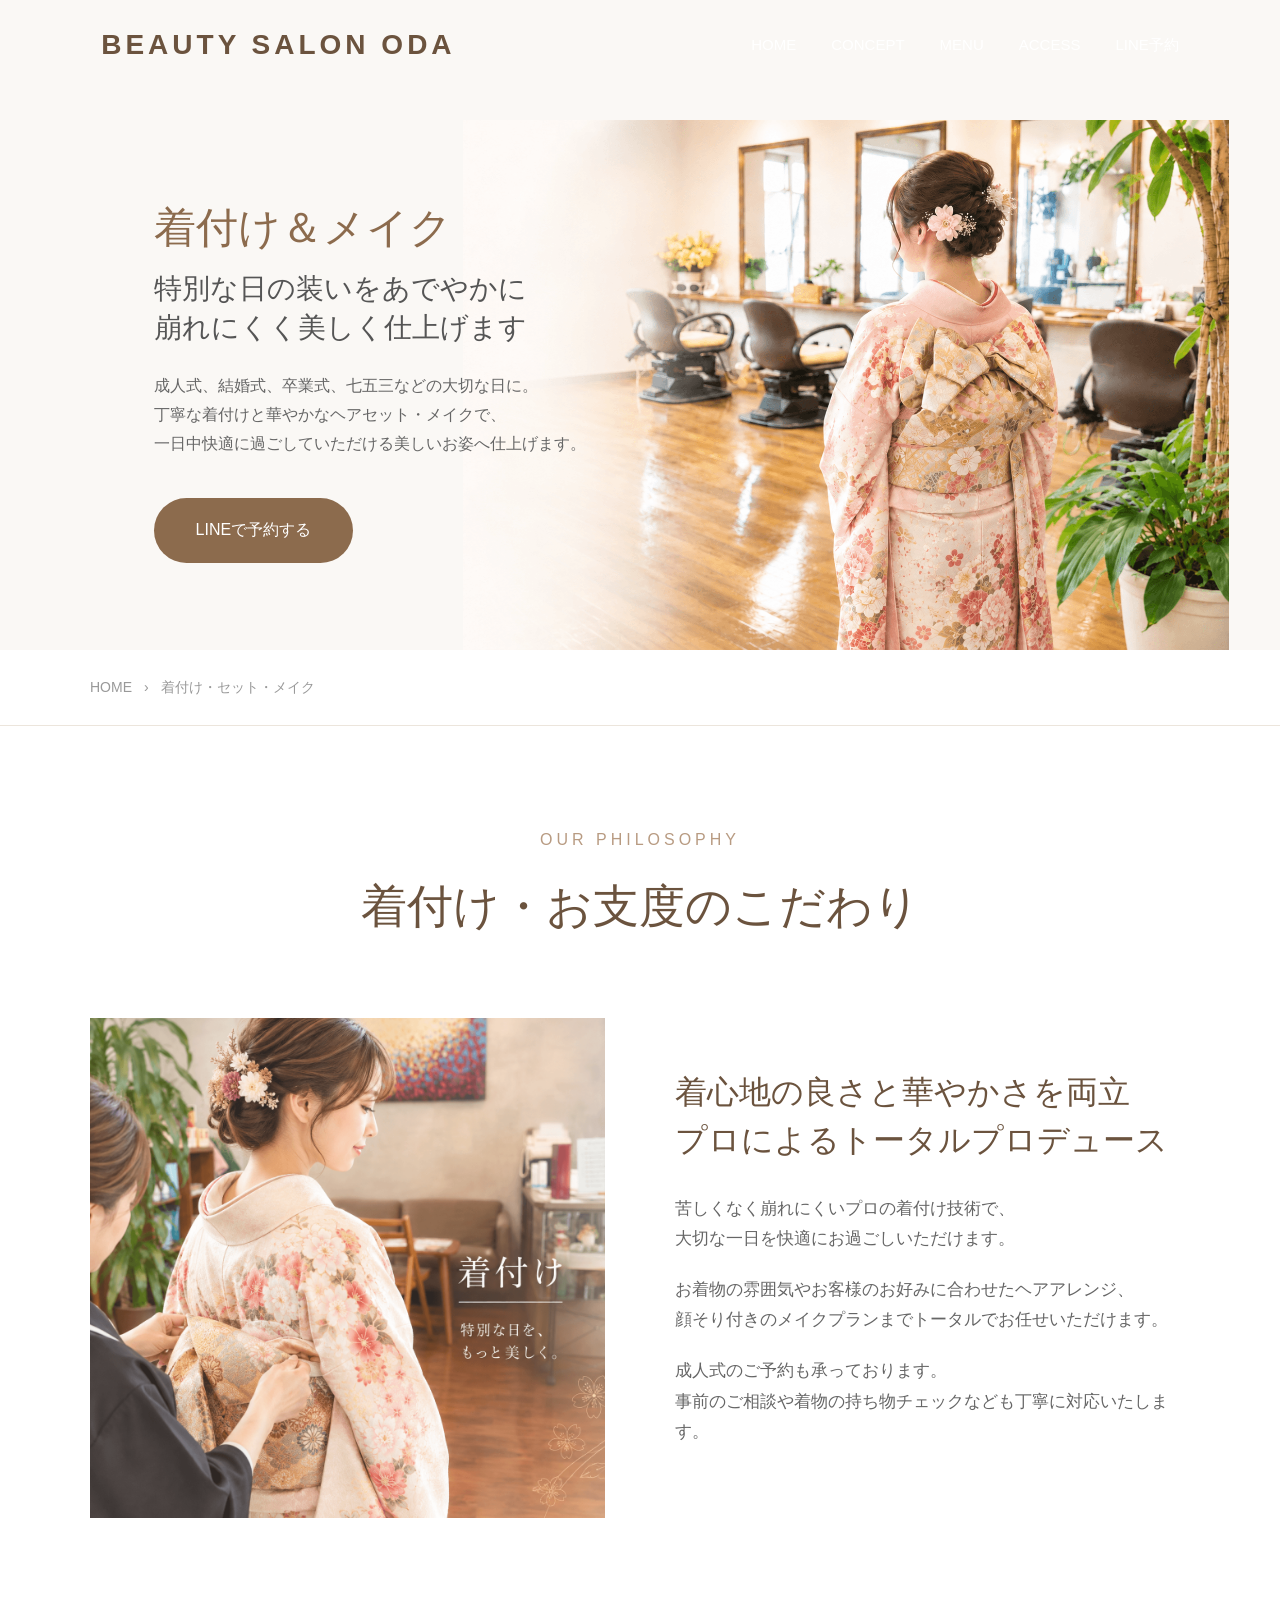
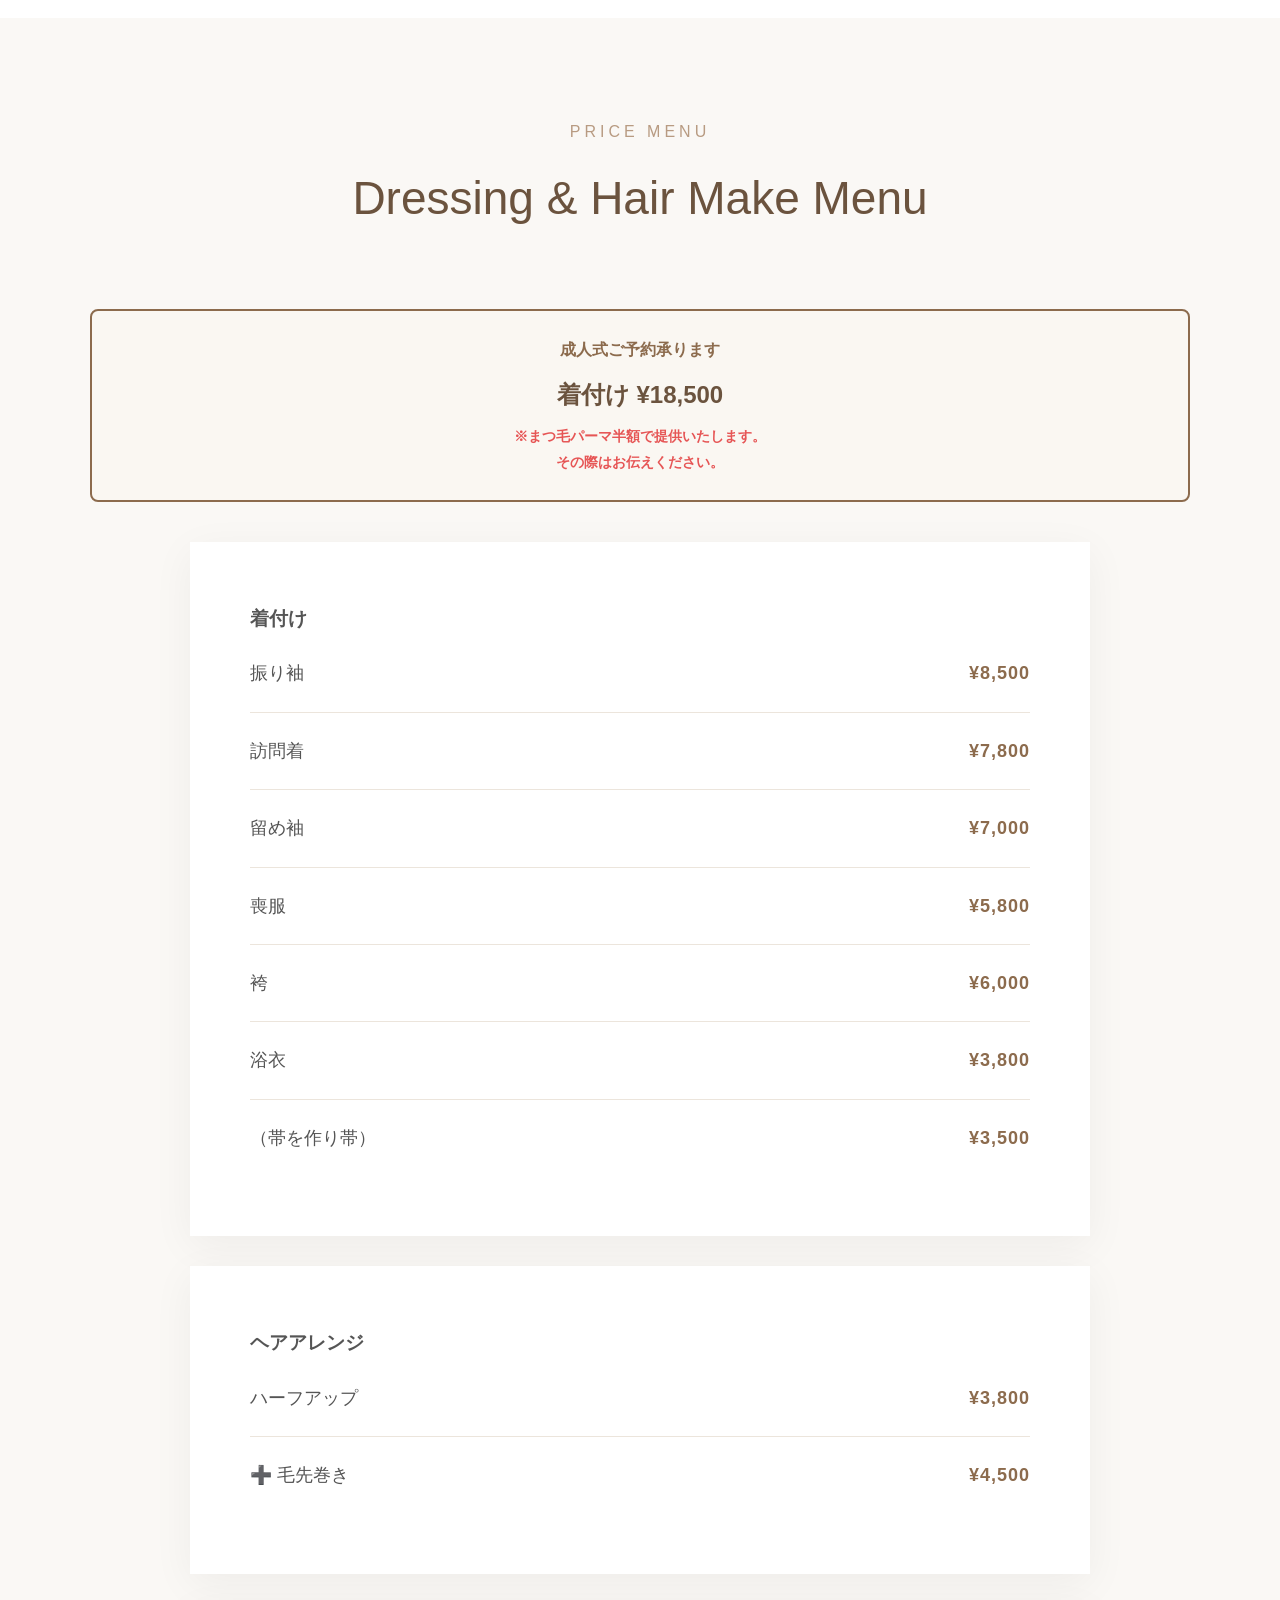
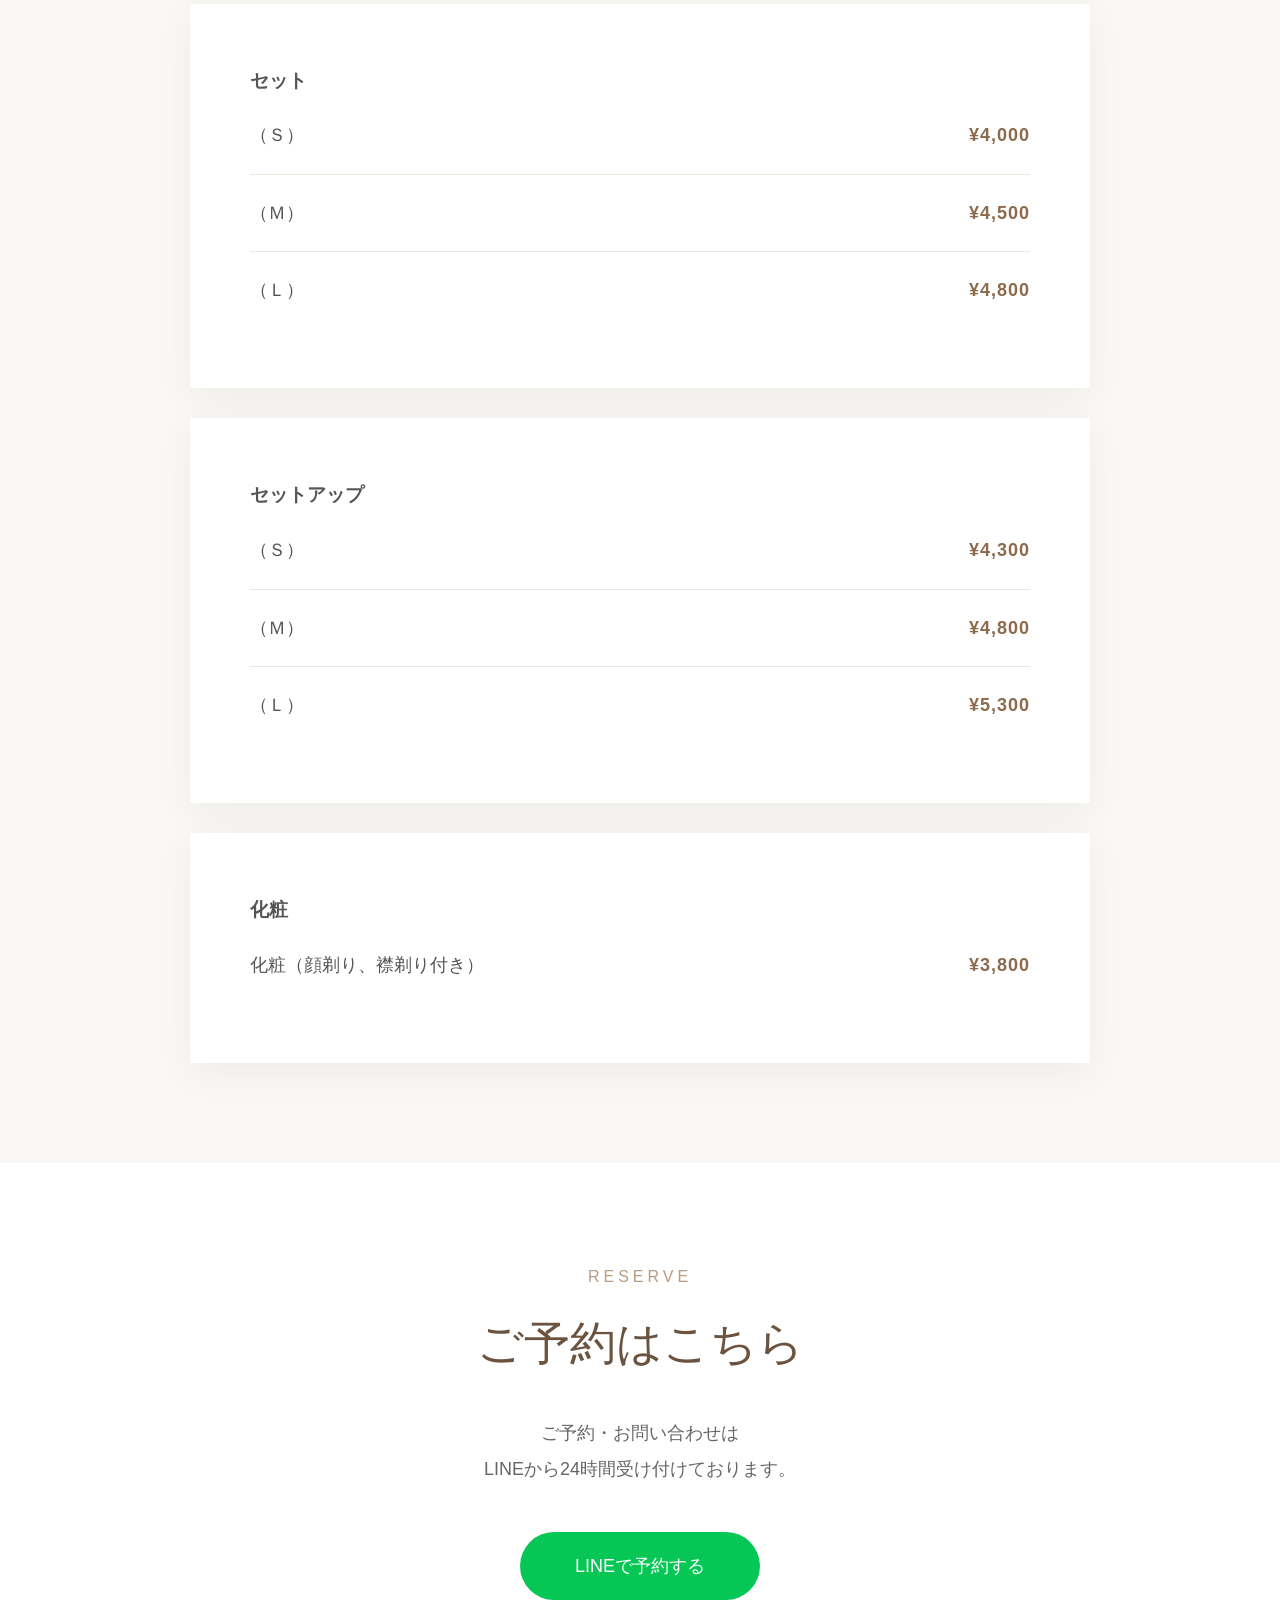
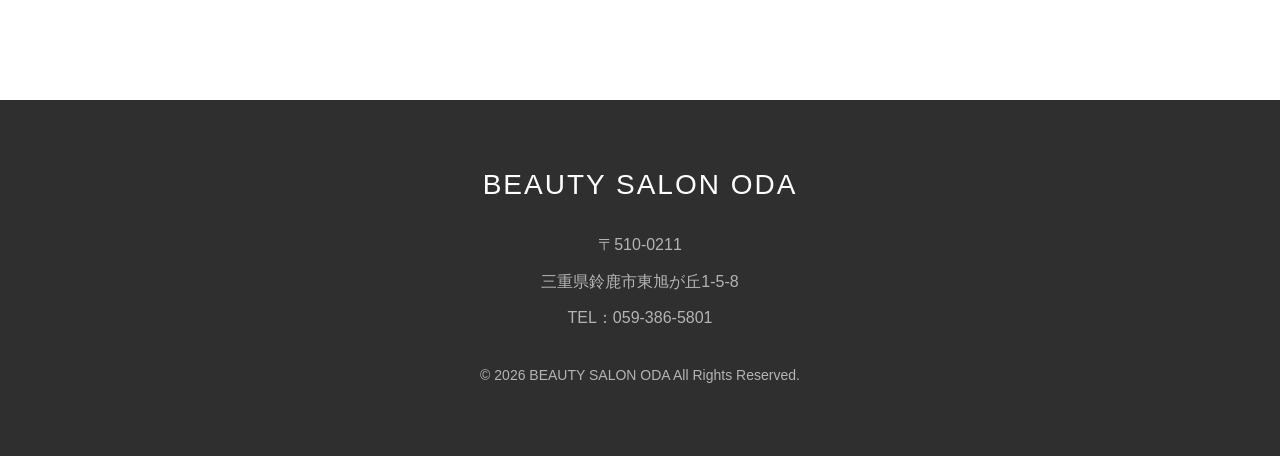
<file: menu/dressing.html>
<!DOCTYPE html>
<html lang="ja">

<head>

    <meta charset="UTF-8">

    <meta name="viewport" content="width=device-width, initial-scale=1.0">

    <meta name="description"
        content="鈴鹿市の美容室BEAUTY SALON ODAの着付け・セット・メイクメニュー。成人式、振り袖、訪問着、袴、ヘアセット、フルメイクまで、特別な日のお支度をお手伝いいたします。">

    <title>着付け・セット・メイク | BEAUTY SALON ODA</title>

    <link rel="stylesheet" href="menu.css">
    <link rel="icon" href="images/favicon.png" type="image/png">

</head>


<body>


<!-- ===================================
Header
=================================== -->

<header>

    <div class="logo">

        BEAUTY SALON ODA

    </div>


    <nav>

        <ul>

            <li>
                <a href="../index.html">HOME</a>
            </li>

            <li>
                <a href="../index.html#concept">CONCEPT</a>
            </li>

            <li>
                <a href="../index.html#menu">MENU</a>
            </li>

            <li>
                <a href="https://maps.app.goo.gl/itdPUgMnaGrqR2Z59" target="_blank" rel="noopener noreferrer">ACCESS</a>
            </li>

            <li>
                <a href="https://lin.ee/UoAYWeLb">LINE予約</a>
            </li>

        </ul>

    </nav>

</header>



<!-- ===================================
Hero
=================================== -->

<section class="page-hero">

    <div class="hero-inner">


        <!-- 画像 -->

        <div class="hero-image">

            <img
                src="images/kimono-concept.png"
                alt="着付け・セット・メイクのイメージ">

        </div>


        <!-- テキスト -->

        <div class="hero-text">

            <h1>
                着付け＆メイク
            </h1>

            <h2>
                特別な日の装いをあでやかに<br>
                崩れにくく美しく仕上げます
            </h2>

            <p class="hero-description">

                成人式、結婚式、卒業式、七五三などの大切な日に。<br>
                丁寧な着付けと華やかなヘアセット・メイクで、<br>
                一日中快適に過ごしていただける美しいお姿へ仕上げます。

            </p>


            <a href="#" class="hero-btn">

                LINEで予約する

            </a>

        </div>


    </div>

</section>



<!-- ===================================
Breadcrumb
=================================== -->

<section class="breadcrumb">

    <div class="container">

        <a href="../index.html">
            HOME
        </a>

        <span>
            ›
        </span>

        <span>
            着付け・セット・メイク
        </span>

    </div>

</section>



<!-- ===================================
Concept
=================================== -->

<section class="concept">

    <div class="container">


        <p class="section-en">
            Our Philosophy
        </p>


        <h2>
            着付け・お支度のこだわり
        </h2>


        <div class="concept-grid">


            <!-- 左：画像 -->

            <div>

                <img
                    src="images/kimono.png"
                    alt="着付け施術のイメージ">

            </div>


            <!-- 右：文章 -->

            <div class="concept-text">

                <h3>

                    着心地の良さと華やかさを両立<br>
                    プロによるトータルプロデュース

                </h3>


                <p>

                    苦しくなく崩れにくいプロの着付け技術で、<br>
                    大切な一日を快適にお過ごしいただけます。

                </p>


                <p>

                    お着物の雰囲気やお客様のお好みに合わせたヘアアレンジ、<br>
                    顔そり付きのメイクプランまでトータルでお任せいただけます。

                </p>


                <p>

                    成人式のご予約も承っております。<br>
                    事前のご相談や着物の持ち物チェックなども丁寧に対応いたします。

                </p>

            </div>


        </div>

    </div>

</section>



<!-- ===================================
Price Menu
=================================== -->

<section class="price">

    <div class="container">


        <p class="section-en">
            Price Menu
        </p>


        <h2>
            Dressing &amp; Hair Make Menu
        </h2>


        <!-- 成人式特別ご案内ボックス -->

        <div style="margin-bottom: 40px; padding: 25px; background: #faf7f2; border: 2px solid #8c6b4d; border-radius: 8px; text-align: center;">

            <p style="font-size: 16px; color: #8c6b4d; font-weight: bold; margin-bottom: 8px;">
                成人式ご予約承ります
            </p>

            <h3 style="font-size: 24px; color: #6b533e; margin-bottom: 8px;">
                着付け ¥18,500
            </h3>

            <p style="font-size: 14px; color: #e65555; font-weight: bold; margin-bottom: 0;">
                ※まつ毛パーマ半額で提供いたします。<br>
その際はお伝えください。
            </p>

        </div>


        <!-- 着付け -->

        <div class="price-list">

            <div class="price-item-header">
                <h3>着付け</h3>
            </div>

            <div class="price-item">
                <span>振り袖</span>
                <span>¥8,500</span>
            </div>

            <div class="price-item">
                <span>訪問着</span>
                <span>¥7,800</span>
            </div>

            <div class="price-item">
                <span>留め袖</span>
                <span>¥7,000</span>
            </div>

            <div class="price-item">
                <span>喪服</span>
                <span>¥5,800</span>
            </div>

            <div class="price-item">
                <span>袴</span>
                <span>¥6,000</span>
            </div>

            <div class="price-item">
                <span>浴衣</span>
                <span>¥3,800</span>
            </div>

            <div class="price-item">
                <span>（帯を作り帯）</span>
                <span>¥3,500</span>
            </div>

        </div>


        <!-- ハーフアップ / 毛先巻き -->

        <div class="price-list">

            <div class="price-item-header">
                <h3>ヘアアレンジ</h3>
            </div>

            <div class="price-item">
                <span>ハーフアップ</span>
                <span>¥3,800</span>
            </div>

            <div class="price-item">
                <span>➕ 毛先巻き</span>
                <span>¥4,500</span>
            </div>

        </div>


        <!-- セット -->

        <div class="price-list">

            <div class="price-item-header">
                <h3>セット</h3>
            </div>

            <div class="price-item">
                <span>（Ｓ）</span>
                <span>¥4,000</span>
            </div>

            <div class="price-item">
                <span>（Ｍ）</span>
                <span>¥4,500</span>
            </div>

            <div class="price-item">
                <span>（Ｌ）</span>
                <span>¥4,800</span>
            </div>

        </div>


        <!-- セットアップ -->

        <div class="price-list">

            <div class="price-item-header">
                <h3>セットアップ</h3>
            </div>

            <div class="price-item">
                <span>（Ｓ）</span>
                <span>¥4,300</span>
            </div>

            <div class="price-item">
                <span>（Ｍ）</span>
                <span>¥4,800</span>
            </div>

            <div class="price-item">
                <span>（Ｌ）</span>
                <span>¥5,300</span>
            </div>

        </div>


        <!-- 化粧 -->

        <div class="price-list">

            <div class="price-item-header">
                <h3>化粧</h3>
            </div>

            <div class="price-item">
                <span>化粧（顔剃り、襟剃り付き）</span>
                <span>¥3,800</span>
            </div>

        </div>


    </div>

</section>



<!-- ===================================
Reserve
=================================== -->

<section class="reserve">

    <div class="container">


        <p class="section-en">
            Reserve
        </p>


        <h2>
            ご予約はこちら
        </h2>


        <p class="reserve-text">

            ご予約・お問い合わせは<br>
            LINEから24時間受け付けております。

        </p>


        <a href="https://lin.ee/UoAYWeLb" class="reserve-btn">

            LINEで予約する

        </a>


    </div>

</section>



<!-- ===================================
Footer
=================================== -->

<footer>

    <div class="footer-inner">


        <h3>
            BEAUTY SALON ODA
        </h3>


        <p>
            〒510-0211
        </p>


        <p>
            三重県鈴鹿市東旭が丘1-5-8
        </p>


        <p>
            TEL：059-386-5801
        </p>


        <p class="copyright">

            © 2026 BEAUTY SALON ODA All Rights Reserved.

        </p>


    </div>

</footer>



<!-- ===================================
Header Scroll
=================================== -->

<script>

window.addEventListener("scroll", function(){

    const header = document.querySelector("header");

    if(window.scrollY > 80){

        header.classList.add("scrolled");

    }else{

        header.classList.remove("scrolled");

    }

});

</script>


</body>

</html>
</file>
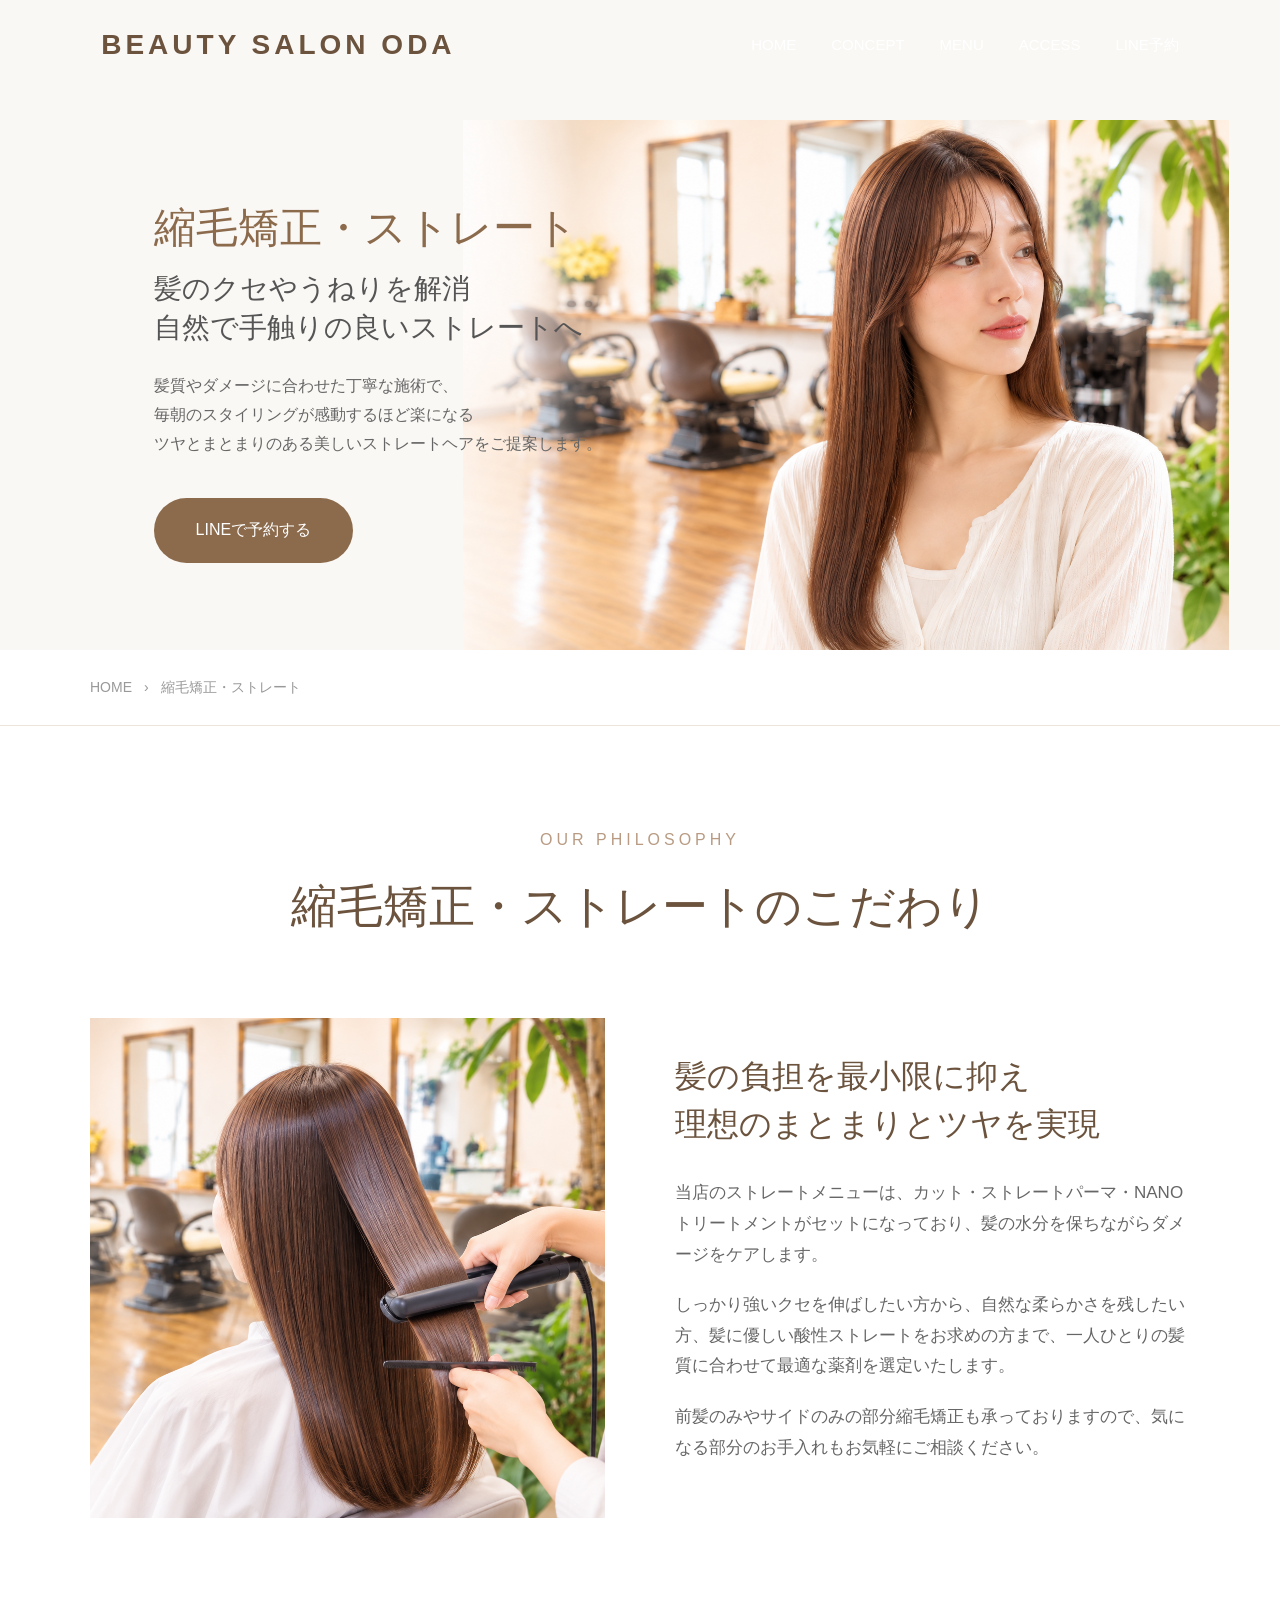
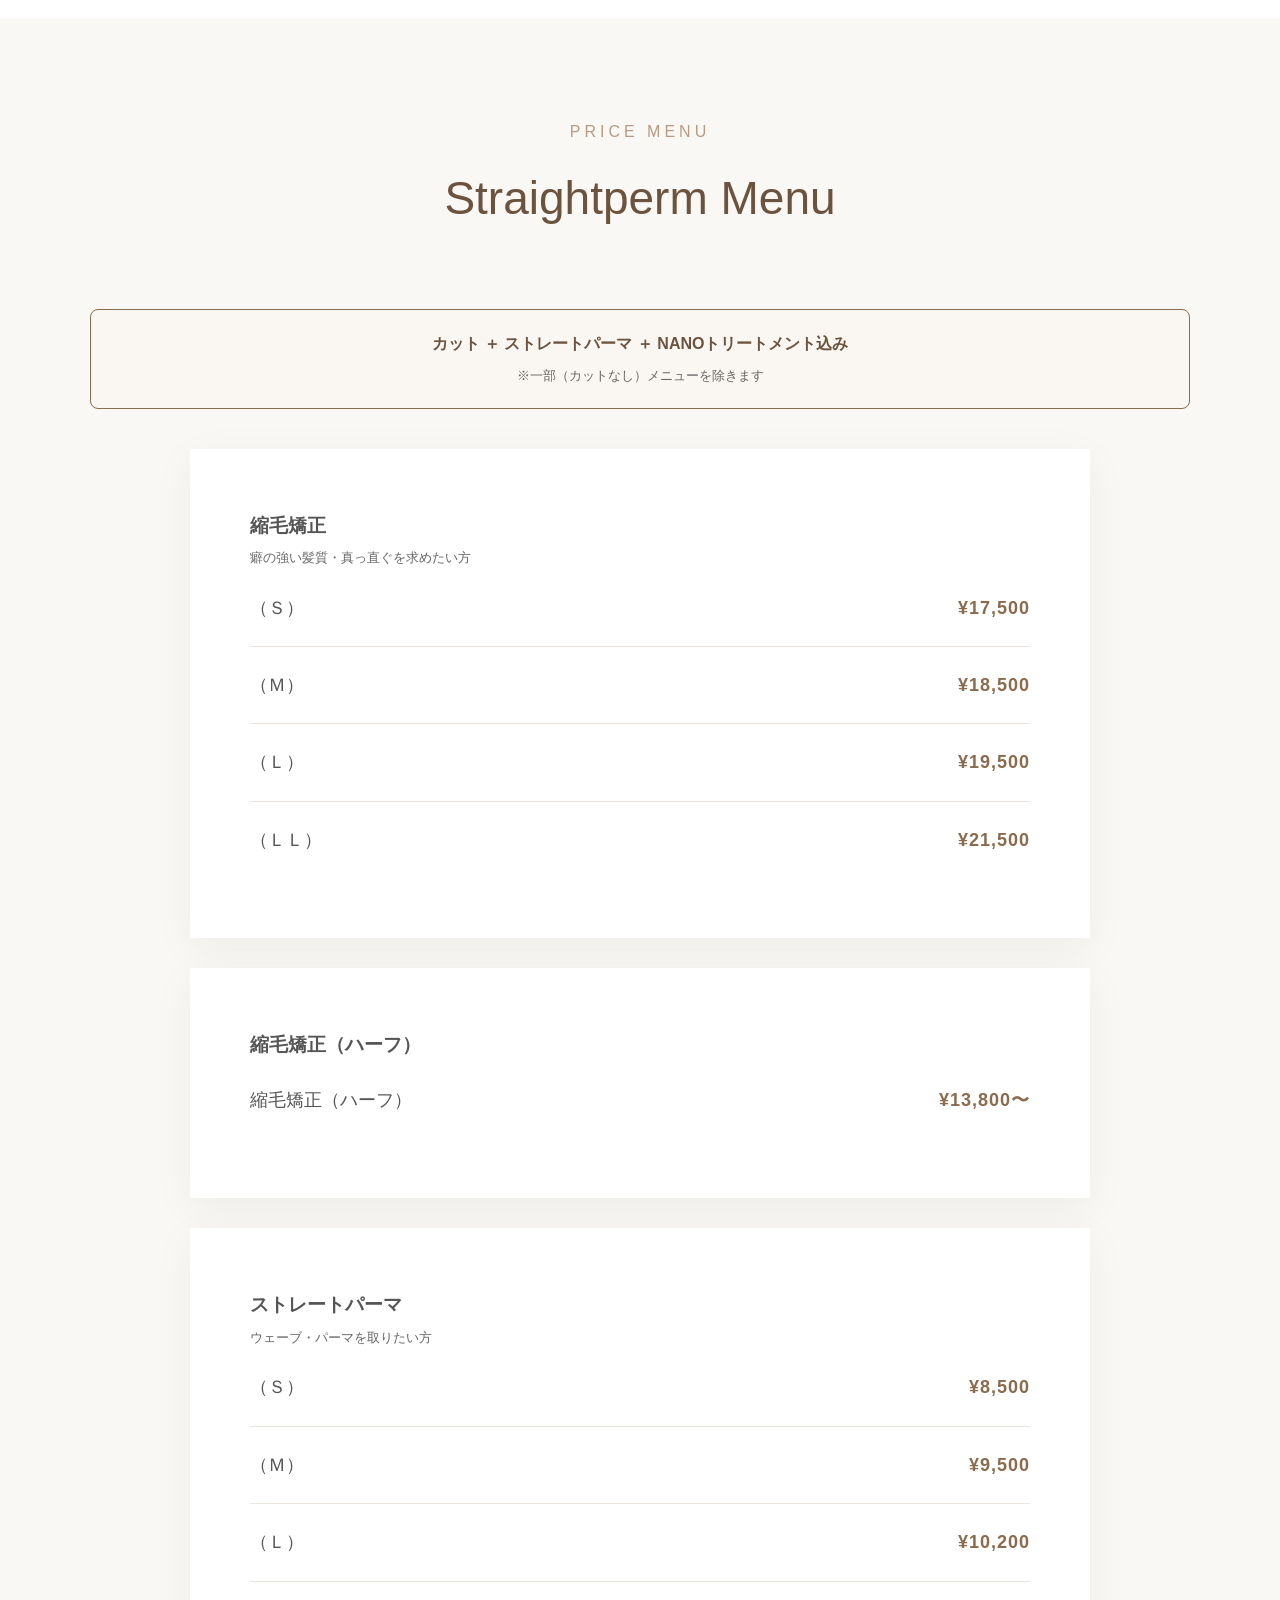
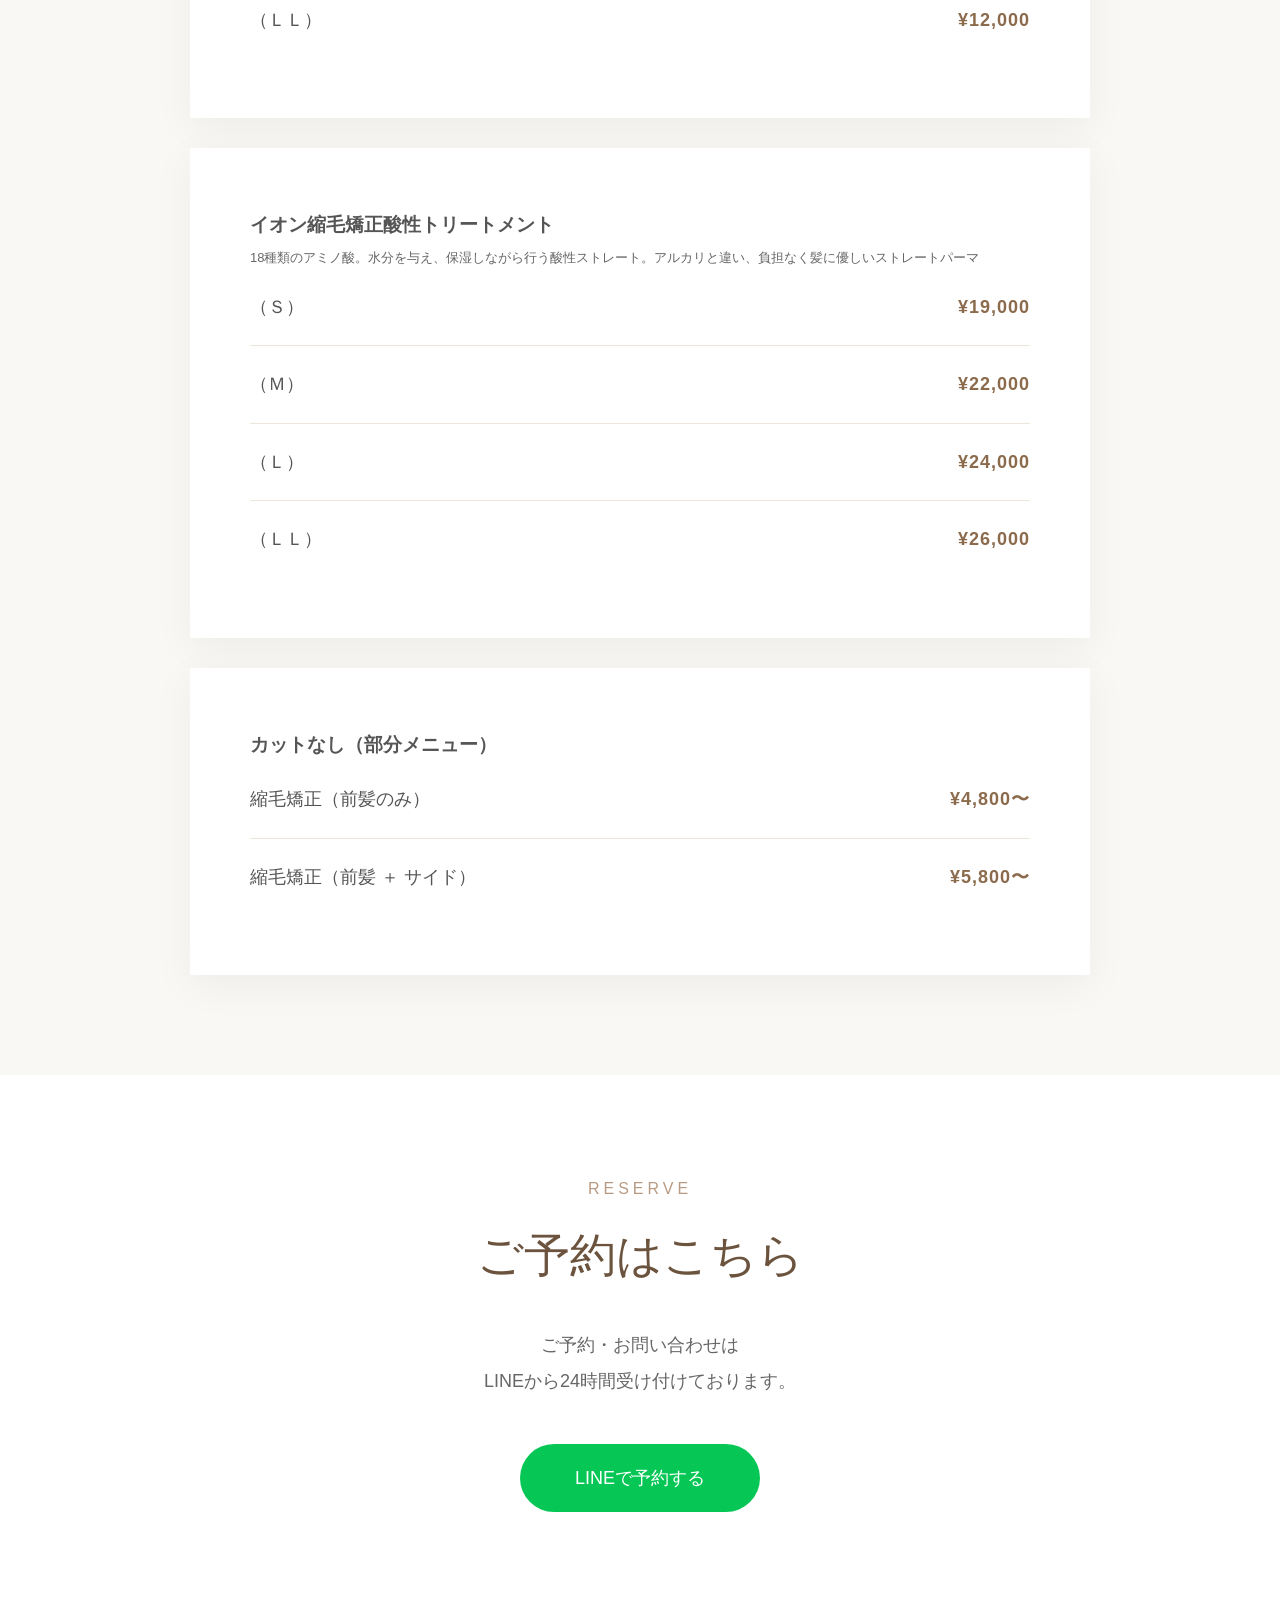
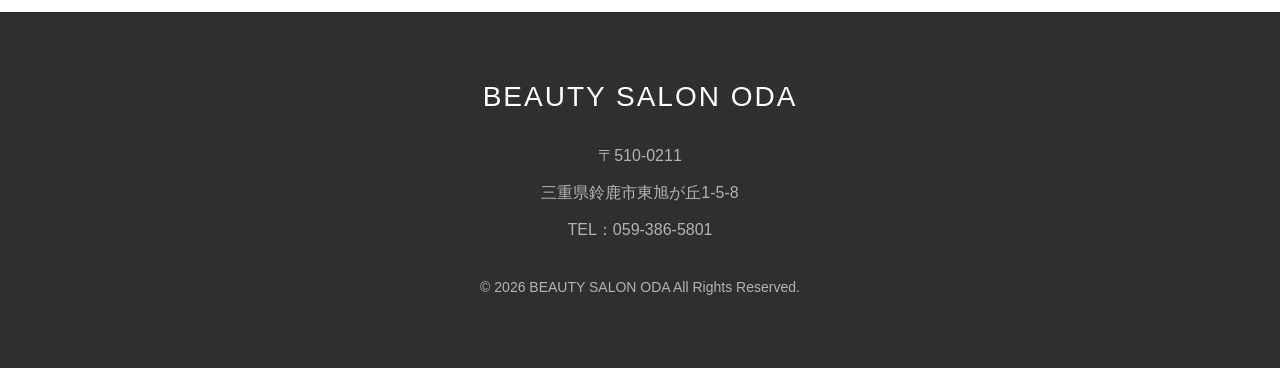
<file: menu/hair-straightening.html>
<!DOCTYPE html>
<html lang="ja">

<head>
    <meta charset="UTF-8">
    <meta name="viewport" content="width=device-width, initial-scale=1.0">
    <meta name="description"
        content="鈴鹿市の美容室BEAUTY SALON ODAの縮毛矯正・ストレートパーマメニュー。クセ毛・うねりのお悩みを解消し、手触りの良い自然なストレートヘアへと導きます。">

    <title>縮毛矯正・ストレートパーマ | BEAUTY SALON ODA</title>

    <link rel="stylesheet" href="menu.css">
    <link rel="icon" href="images/favicon.png" type="image/png">
</head>

<body>

<!-- ===================================
Header
=================================== -->
<header>
    <div class="logo">
        BEAUTY SALON ODA
    </div>

    <nav>
        <ul>
            <li>
                <a href="../index.html">HOME</a>
            </li>
            <li>
                <a href="../index.html#concept">CONCEPT</a>
            </li>
            <li>
                <a href="../index.html#menu">MENU</a>
            </li>
            <li>
                <a href="https://maps.app.goo.gl/itdPUgMnaGrqR2Z59" target="_blank" rel="noopener noreferrer">ACCESS</a>
            </li>
            <li>
                <a href="https://lin.ee/UoAYWeLb">LINE予約</a>
            </li>
        </ul>
    </nav>
</header>


<!-- ===================================
Hero
=================================== -->
<section class="page-hero">
    <div class="hero-inner">

        <!-- 画像 -->
        <div class="hero-image">
            <img src="images/straightening-concept.png" alt="縮毛矯正のイメージ">
        </div>

        <!-- テキスト -->
        <div class="hero-text">
            <h1>
                縮毛矯正・ストレート
            </h1>

            <h2>
                髪のクセやうねりを解消<br>
                自然で手触りの良いストレートへ
            </h2>

            <p class="hero-description">
                髪質やダメージに合わせた丁寧な施術で、<br>
                毎朝のスタイリングが感動するほど楽になる<br>
                ツヤとまとまりのある美しいストレートヘアをご提案します。
            </p>

            <a href="https://lin.ee/UoAYWeLb" class="hero-btn">
                LINEで予約する
            </a>
        </div>

    </div>
</section>


<!-- ===================================
Breadcrumb
=================================== -->
<section class="breadcrumb">
    <div class="container">
        <a href="../index.html">
            HOME
        </a>
        <span>
            ›
        </span>
        <span>
            縮毛矯正・ストレート
        </span>
    </div>
</section>


<!-- ===================================
Concept
=================================== -->
<section class="concept">
    <div class="container">

        <p class="section-en">
            Our Philosophy
        </p>

        <h2>
            縮毛矯正・ストレートのこだわり
        </h2>

        <div class="concept-grid">

            <!-- 左：画像 -->
            <div>
                <img src="images/straightening.png" alt="縮毛矯正施術のイメージ">
            </div>

            <!-- 右：文章 -->
            <div class="concept-text">
                <h3>
                    髪の負担を最小限に抑え<br>
                    理想のまとまりとツヤを実現
                </h3>

                <p>
                    当店のストレートメニューは、カット・ストレートパーマ・NANOトリートメントがセットになっており、髪の水分を保ちながらダメージをケアします。
                </p>

                <p>
                    しっかり強いクセを伸ばしたい方から、自然な柔らかさを残したい方、髪に優しい酸性ストレートをお求めの方まで、一人ひとりの髪質に合わせて最適な薬剤を選定いたします。
                </p>

                <p>
                    前髪のみやサイドのみの部分縮毛矯正も承っておりますので、気になる部分のお手入れもお気軽にご相談ください。
                </p>
            </div>

        </div>

    </div>
</section>


<!-- ===================================
Price Menu
=================================== -->
<section class="price">
    <div class="container">

        <p class="section-en">
            Price Menu
        </p>

        <h2>
            Straightperm Menu
        </h2>

        <!-- 案内注記ボックス -->
        <div style="margin-bottom: 40px; padding: 20px; background: #faf7f2; border: 1px solid #8c6b4d; border-radius: 8px; text-align: center;">
            <p style="font-size: 16px; color: #6b533e; font-weight: bold; margin-bottom: 5px;">
                カット ＋ ストレートパーマ ＋ NANOトリートメント込み
            </p>
            <p style="font-size: 13px; color: #666; margin-bottom: 0;">
                ※一部（カットなし）メニューを除きます
            </p>
        </div>


        <!-- 縮毛矯正 -->
        <div class="price-list">
            <div class="price-item-header">
                <h3>縮毛矯正</h3>
                <p style="font-size: 13px; color: #666; margin-top: 4px;">癖の強い髪質・真っ直ぐを求めたい方</p>
            </div>

            <div class="price-item">
                <span>（Ｓ）</span>
                <span>¥17,500</span>
            </div>
            <div class="price-item">
                <span>（Ｍ）</span>
                <span>¥18,500</span>
            </div>
            <div class="price-item">
                <span>（Ｌ）</span>
                <span>¥19,500</span>
            </div>
            <div class="price-item">
                <span>（ＬＬ）</span>
                <span>¥21,500</span>
            </div>
        </div>


        <!-- 縮毛矯正（ハーフ） -->
        <div class="price-list">
            <div class="price-item-header">
                <h3>縮毛矯正（ハーフ）</h3>
            </div>

            <div class="price-item">
                <span>縮毛矯正（ハーフ）</span>
                <span>¥13,800〜</span>
            </div>
        </div>


        <!-- ストレートパーマ -->
        <div class="price-list">
            <div class="price-item-header">
                <h3>ストレートパーマ</h3>
                <p style="font-size: 13px; color: #666; margin-top: 4px;">ウェーブ・パーマを取りたい方</p>
            </div>

            <div class="price-item">
                <span>（Ｓ）</span>
                <span>¥8,500</span>
            </div>
            <div class="price-item">
                <span>（Ｍ）</span>
                <span>¥9,500</span>
            </div>
            <div class="price-item">
                <span>（Ｌ）</span>
                <span>¥10,200</span>
            </div>
            <div class="price-item">
                <span>（ＬＬ）</span>
                <span>¥12,000</span>
            </div>
        </div>


        <!-- イオン縮毛矯正酸性トリートメント -->
        <div class="price-list">
            <div class="price-item-header">
                <h3>イオン縮毛矯正酸性トリートメント</h3>
                <p style="font-size: 13px; color: #666; margin-top: 4px;">18種類のアミノ酸。水分を与え、保湿しながら行う酸性ストレート。アルカリと違い、負担なく髪に優しいストレートパーマ</p>
            </div>

            <div class="price-item">
                <span>（Ｓ）</span>
                <span>¥19,000</span>
            </div>
            <div class="price-item">
                <span>（Ｍ）</span>
                <span>¥22,000</span>
            </div>
            <div class="price-item">
                <span>（Ｌ）</span>
                <span>¥24,000</span>
            </div>
            <div class="price-item">
                <span>（ＬＬ）</span>
                <span>¥26,000</span>
            </div>
        </div>


        <!-- カットなし（部分縮毛矯正） -->
        <div class="price-list">
            <div class="price-item-header">
                <h3>カットなし（部分メニュー）</h3>
            </div>

            <div class="price-item">
                <span>縮毛矯正（前髪のみ）</span>
                <span>¥4,800〜</span>
            </div>
            <div class="price-item">
                <span>縮毛矯正（前髪 ＋ サイド）</span>
                <span>¥5,800〜</span>
            </div>
        </div>

    </div>
</section>


<!-- ===================================
Reserve
=================================== -->
<section class="reserve">
    <div class="container">

        <p class="section-en">
            Reserve
        </p>

        <h2>
            ご予約はこちら
        </h2>

        <p class="reserve-text">
            ご予約・お問い合わせは<br>
            LINEから24時間受け付けております。
        </p>

        <a href="https://lin.ee/UoAYWeLb" class="reserve-btn">
            LINEで予約する
        </a>

    </div>
</section>


<!-- ===================================
Footer
=================================== -->
<footer>
    <div class="footer-inner">

        <h3>
            BEAUTY SALON ODA
        </h3>

        <p>
            〒510-0211
        </p>

        <p>
            三重県鈴鹿市東旭が丘1-5-8
        </p>

        <p>
            TEL：059-386-5801
        </p>

        <p class="copyright">
            © 2026 BEAUTY SALON ODA All Rights Reserved.
        </p>

    </div>
</footer>


<!-- ===================================
Header Scroll
=================================== -->
<script>
window.addEventListener("scroll", function(){
    const header = document.querySelector("header");
    if(window.scrollY > 80){
        header.classList.add("scrolled");
    }else{
        header.classList.remove("scrolled");
    }
});
</script>

</body>
</html>
</file>
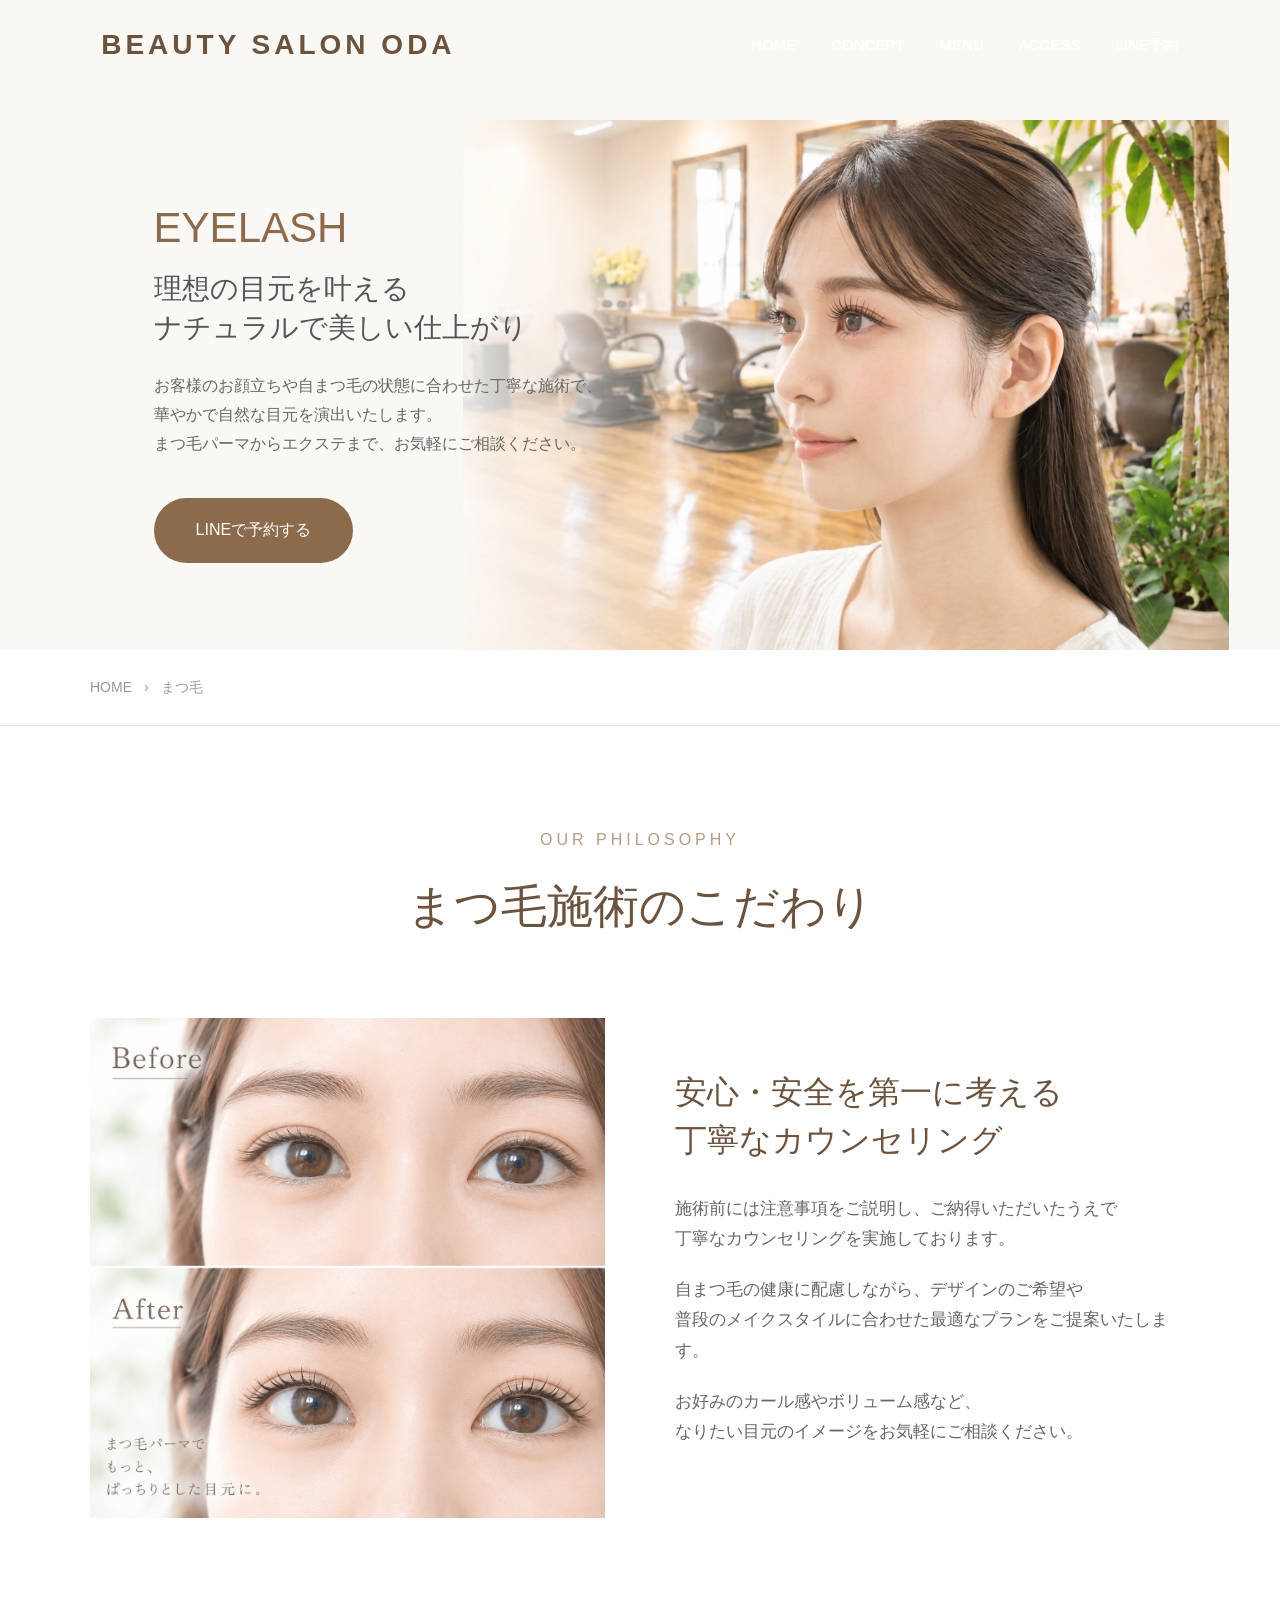
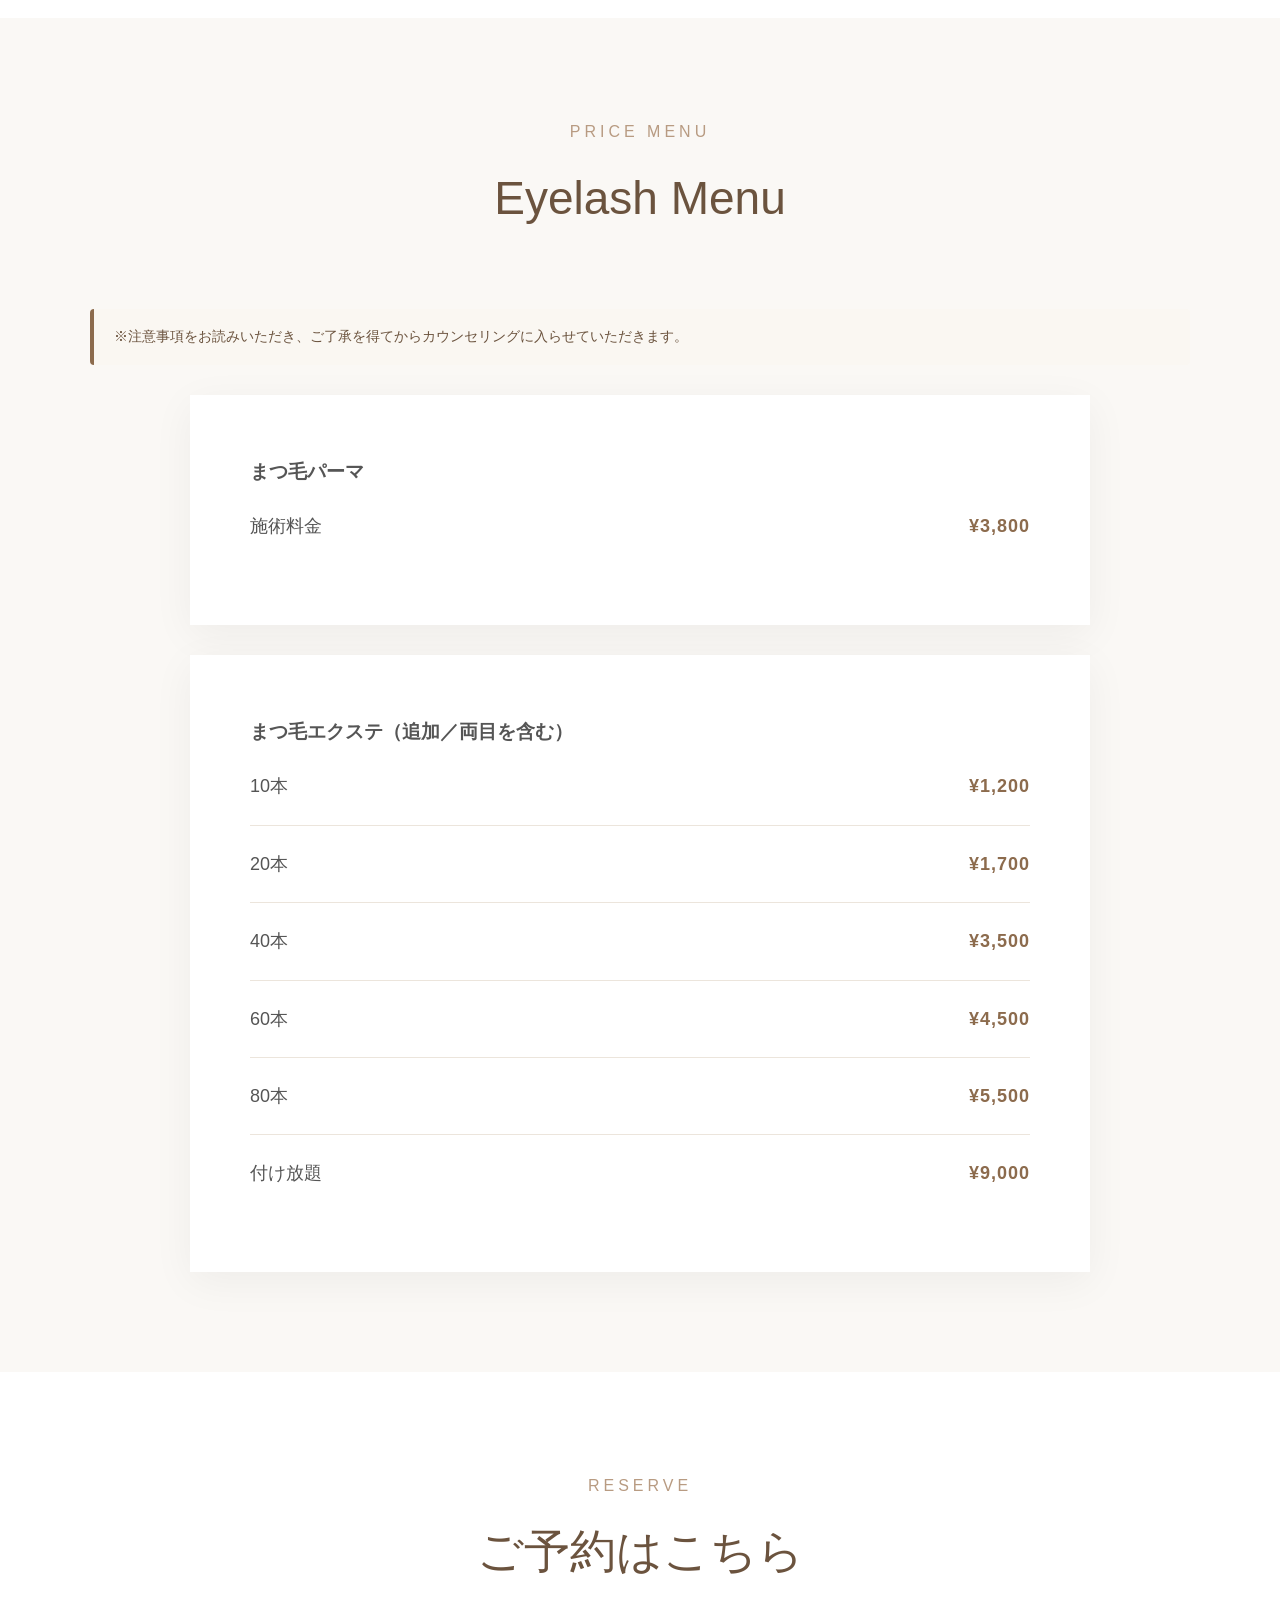
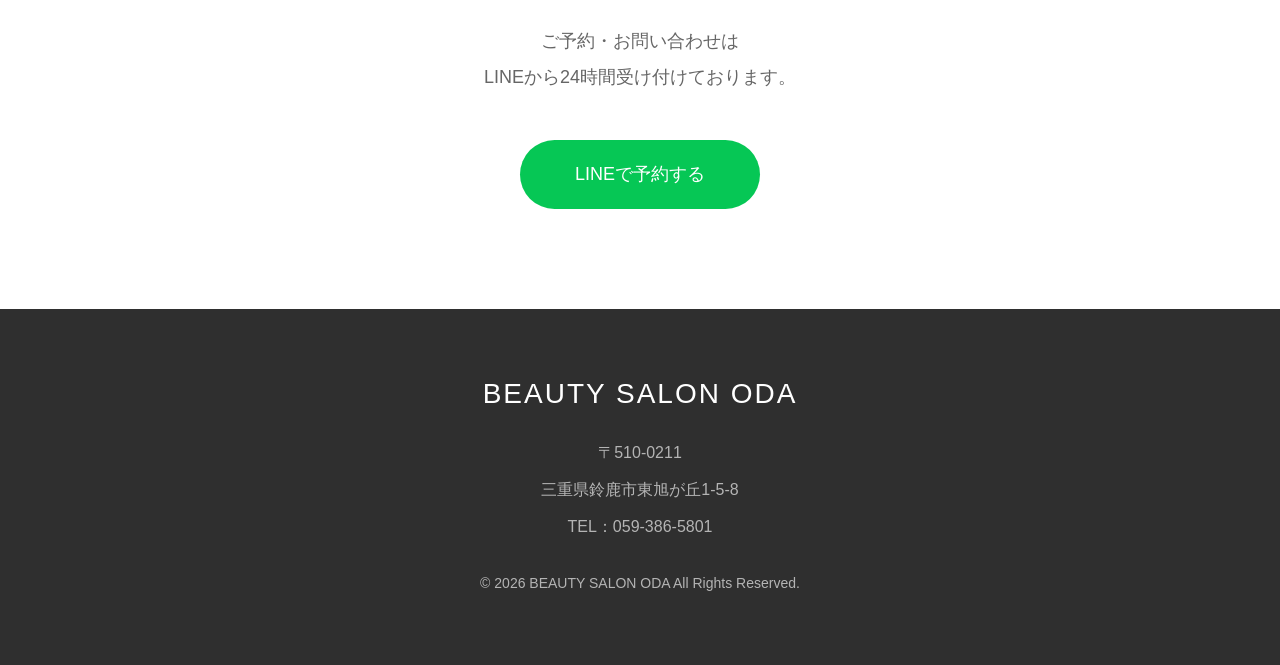
<file: menu/lashes.html>
<!DOCTYPE html>
<html lang="ja">

<head>

    <meta charset="UTF-8">

    <meta name="viewport" content="width=device-width, initial-scale=1.0">

    <meta name="description"
        content="鈴鹿市の美容室BEAUTY SALON ODAのまつ毛メニュー。まつ毛パーマや本数から選べるまつ毛エクステで、自然で華やかな目元を演出いたします。">

    <title>まつ毛 | BEAUTY SALON ODA</title>

    <link rel="stylesheet" href="menu.css">
    <link rel="icon" href="images/favicon.png" type="image/png">

</head>


<body>


<!-- ===================================
Header
=================================== -->

<header>

    <div class="logo">

        BEAUTY SALON ODA

    </div>


    <nav>

        <ul>

            <li>
                <a href="../index.html">HOME</a>
            </li>

            <li>
                <a href="../index.html#concept">CONCEPT</a>
            </li>

            <li>
                <a href="../index.html#menu">MENU</a>
            </li>

            <li>
                <a href="https://maps.app.goo.gl/itdPUgMnaGrqR2Z59" target="_blank" rel="noopener noreferrer">ACCESS</a>
            </li>

            <li>
                <a href="https://lin.ee/UoAYWeLb">LINE予約</a>
            </li>

        </ul>

    </nav>

</header>



<!-- ===================================
Hero
=================================== -->

<section class="page-hero">

    <div class="hero-inner">


        <!-- 画像 -->

        <div class="hero-image">

            <img
                src="images/eyelash-concept.png"
                alt="まつ毛メニューのイメージ">

        </div>


        <!-- テキスト -->

        <div class="hero-text">

            <h1>
                EYELASH
            </h1>

            <h2>
                理想の目元を叶える<br>
                ナチュラルで美しい仕上がり
            </h2>

            <p class="hero-description">

                お客様のお顔立ちや自まつ毛の状態に合わせた丁寧な施術で、<br>
                華やかで自然な目元を演出いたします。<br>
                まつ毛パーマからエクステまで、お気軽にご相談ください。

            </p>


            <a href="#" class="hero-btn">

                LINEで予約する

            </a>

        </div>


    </div>

</section>



<!-- ===================================
Breadcrumb
=================================== -->

<section class="breadcrumb">

    <div class="container">

        <a href="../index.html">
            HOME
        </a>

        <span>
            ›
        </span>

        <span>
            まつ毛
        </span>

    </div>

</section>



<!-- ===================================
Concept
=================================== -->

<section class="concept">

    <div class="container">


        <p class="section-en">
            Our Philosophy
        </p>


        <h2>
            まつ毛施術のこだわり
        </h2>


        <div class="concept-grid">


            <!-- 左：画像 -->

            <div>

                <img
                    src="images/eyelash.png"
                    alt="まつ毛施術のイメージ">

            </div>


            <!-- 右：文章 -->

            <div class="concept-text">

                <h3>

                    安心・安全を第一に考える<br>
                    丁寧なカウンセリング

                </h3>


                <p>

                    施術前には注意事項をご説明し、ご納得いただいたうえで<br>
                    丁寧なカウンセリングを実施しております。

                </p>


                <p>

                    自まつ毛の健康に配慮しながら、デザインのご希望や<br>
                    普段のメイクスタイルに合わせた最適なプランをご提案いたします。

                </p>


                <p>

                    お好みのカール感やボリューム感など、<br>
                    なりたい目元のイメージをお気軽にご相談ください。

                </p>

            </div>


        </div>

    </div>

</section>



<!-- ===================================
Price Menu
=================================== -->

<section class="price">

    <div class="container">


        <p class="section-en">
            Price Menu
        </p>


        <h2>
            Eyelash Menu
        </h2>


        <!-- 注意事項メモ -->

        <div style="margin-bottom: 30px; padding: 15px 20px; background: #faf7f2; border-left: 4px solid #8c6b4d; border-radius: 4px; font-size: 14px; color: #6b533e;">

            ※注意事項をお読みいただき、ご了承を得てからカウンセリングに入らせていただきます。

        </div>


        <!-- まつ毛パーマ -->

        <div class="price-list">

            <div class="price-item-header">
                <h3>まつ毛パーマ</h3>
            </div>

            <div class="price-item">
                <span>施術料金</span>
                <span>¥3,800</span>
            </div>

        </div>


        <!-- まつ毛エクステ -->

        <div class="price-list">

            <div class="price-item-header">
                <h3>まつ毛エクステ（追加／両目を含む）</h3>
            </div>

            <div class="price-item">
                <span>10本</span>
                <span>¥1,200</span>
            </div>

            <div class="price-item">
                <span>20本</span>
                <span>¥1,700</span>
            </div>

            <div class="price-item">
                <span>40本</span>
                <span>¥3,500</span>
            </div>

            <div class="price-item">
                <span>60本</span>
                <span>¥4,500</span>
            </div>

            <div class="price-item">
                <span>80本</span>
                <span>¥5,500</span>
            </div>

            <div class="price-item">
                <span>付け放題</span>
                <span>¥9,000</span>
            </div>

        </div>


    </div>

</section>



<!-- ===================================
Reserve
=================================== -->

<section class="reserve">

    <div class="container">


        <p class="section-en">
            Reserve
        </p>


        <h2>
            ご予約はこちら
        </h2>


        <p class="reserve-text">

            ご予約・お問い合わせは<br>
            LINEから24時間受け付けております。

        </p>


        <a href="https://lin.ee/UoAYWeLb" class="reserve-btn">

            LINEで予約する

        </a>


    </div>

</section>



<!-- ===================================
Footer
=================================== -->

<footer>

    <div class="footer-inner">


        <h3>
            BEAUTY SALON ODA
        </h3>


        <p>
            〒510-0211
        </p>


        <p>
            三重県鈴鹿市東旭が丘1-5-8
        </p>


        <p>
            TEL：059-386-5801
        </p>


        <p class="copyright">

            © 2026 BEAUTY SALON ODA All Rights Reserved.

        </p>


    </div>

</footer>



<!-- ===================================
Header Scroll
=================================== -->

<script>

window.addEventListener("scroll", function(){

    const header = document.querySelector("header");

    if(window.scrollY > 80){

        header.classList.add("scrolled");

    }else{

        header.classList.remove("scrolled");

    }

});

</script>


</body>

</html>
</file>
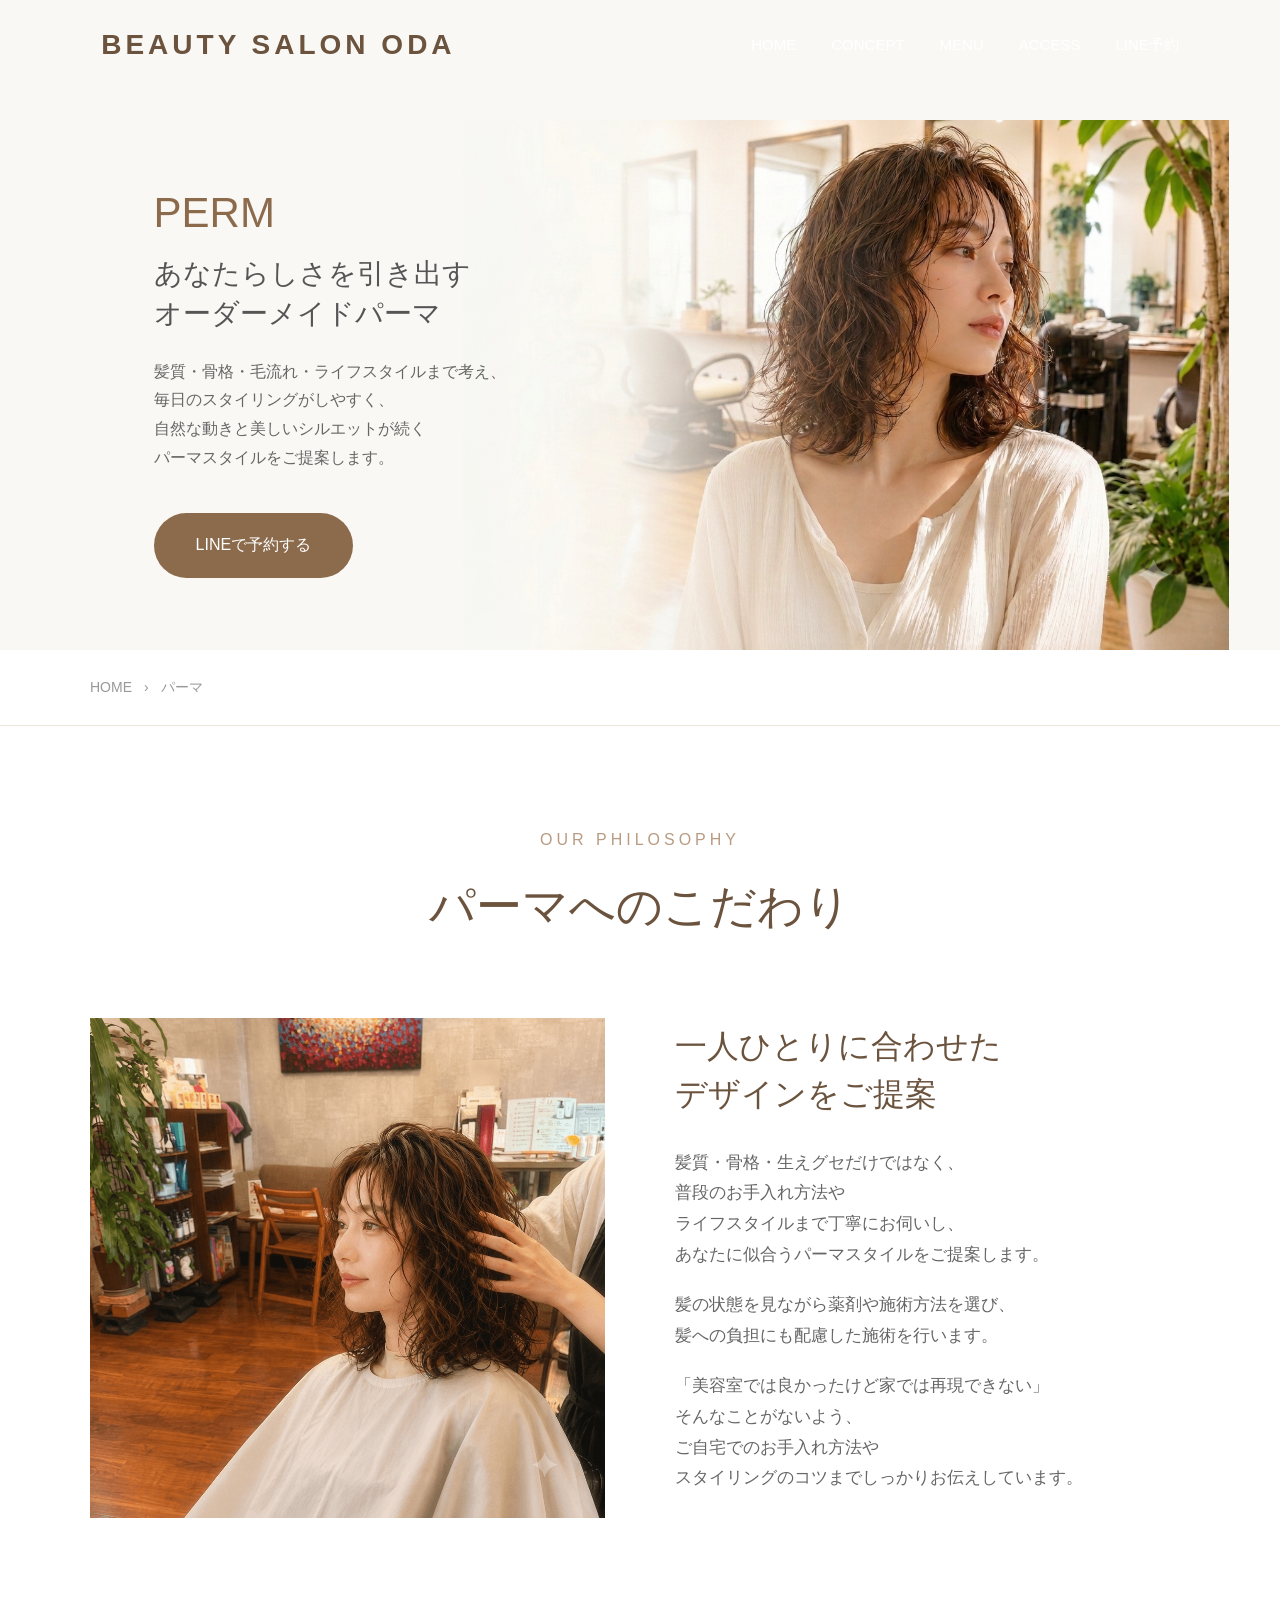
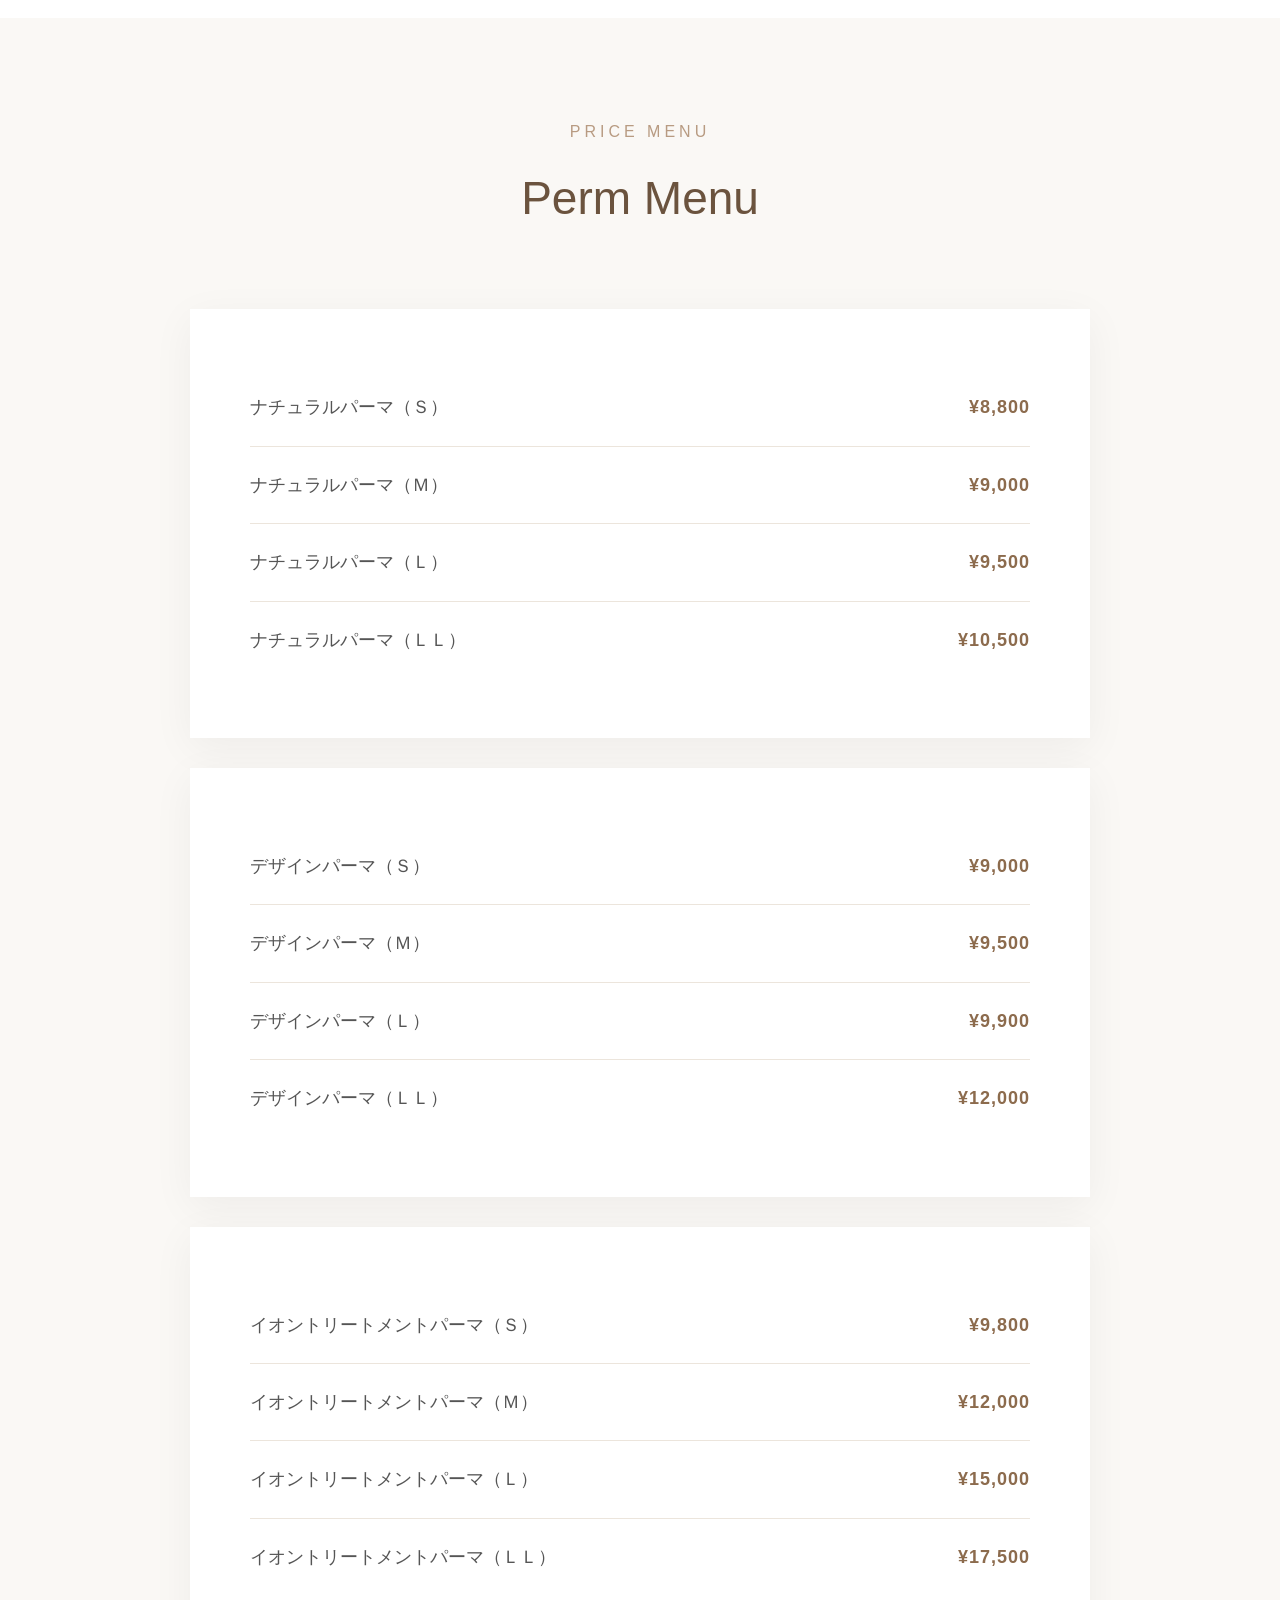
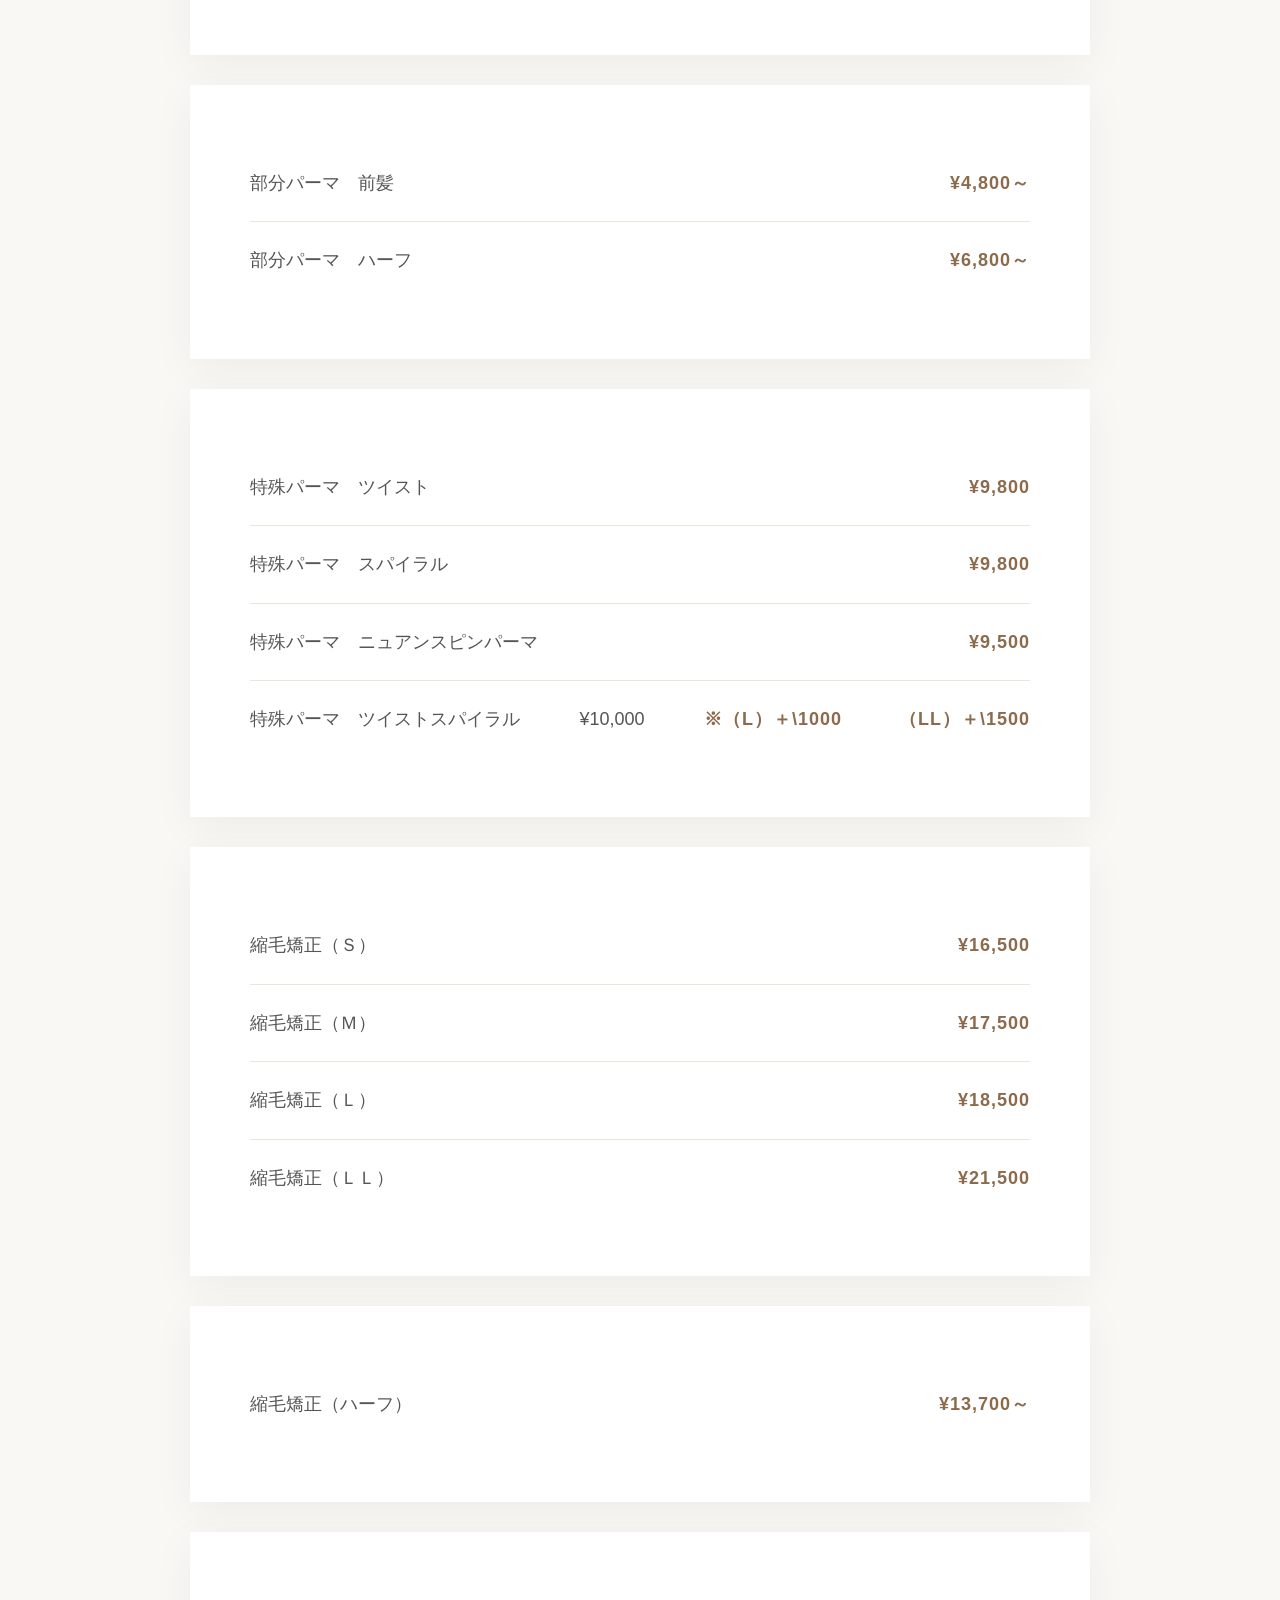
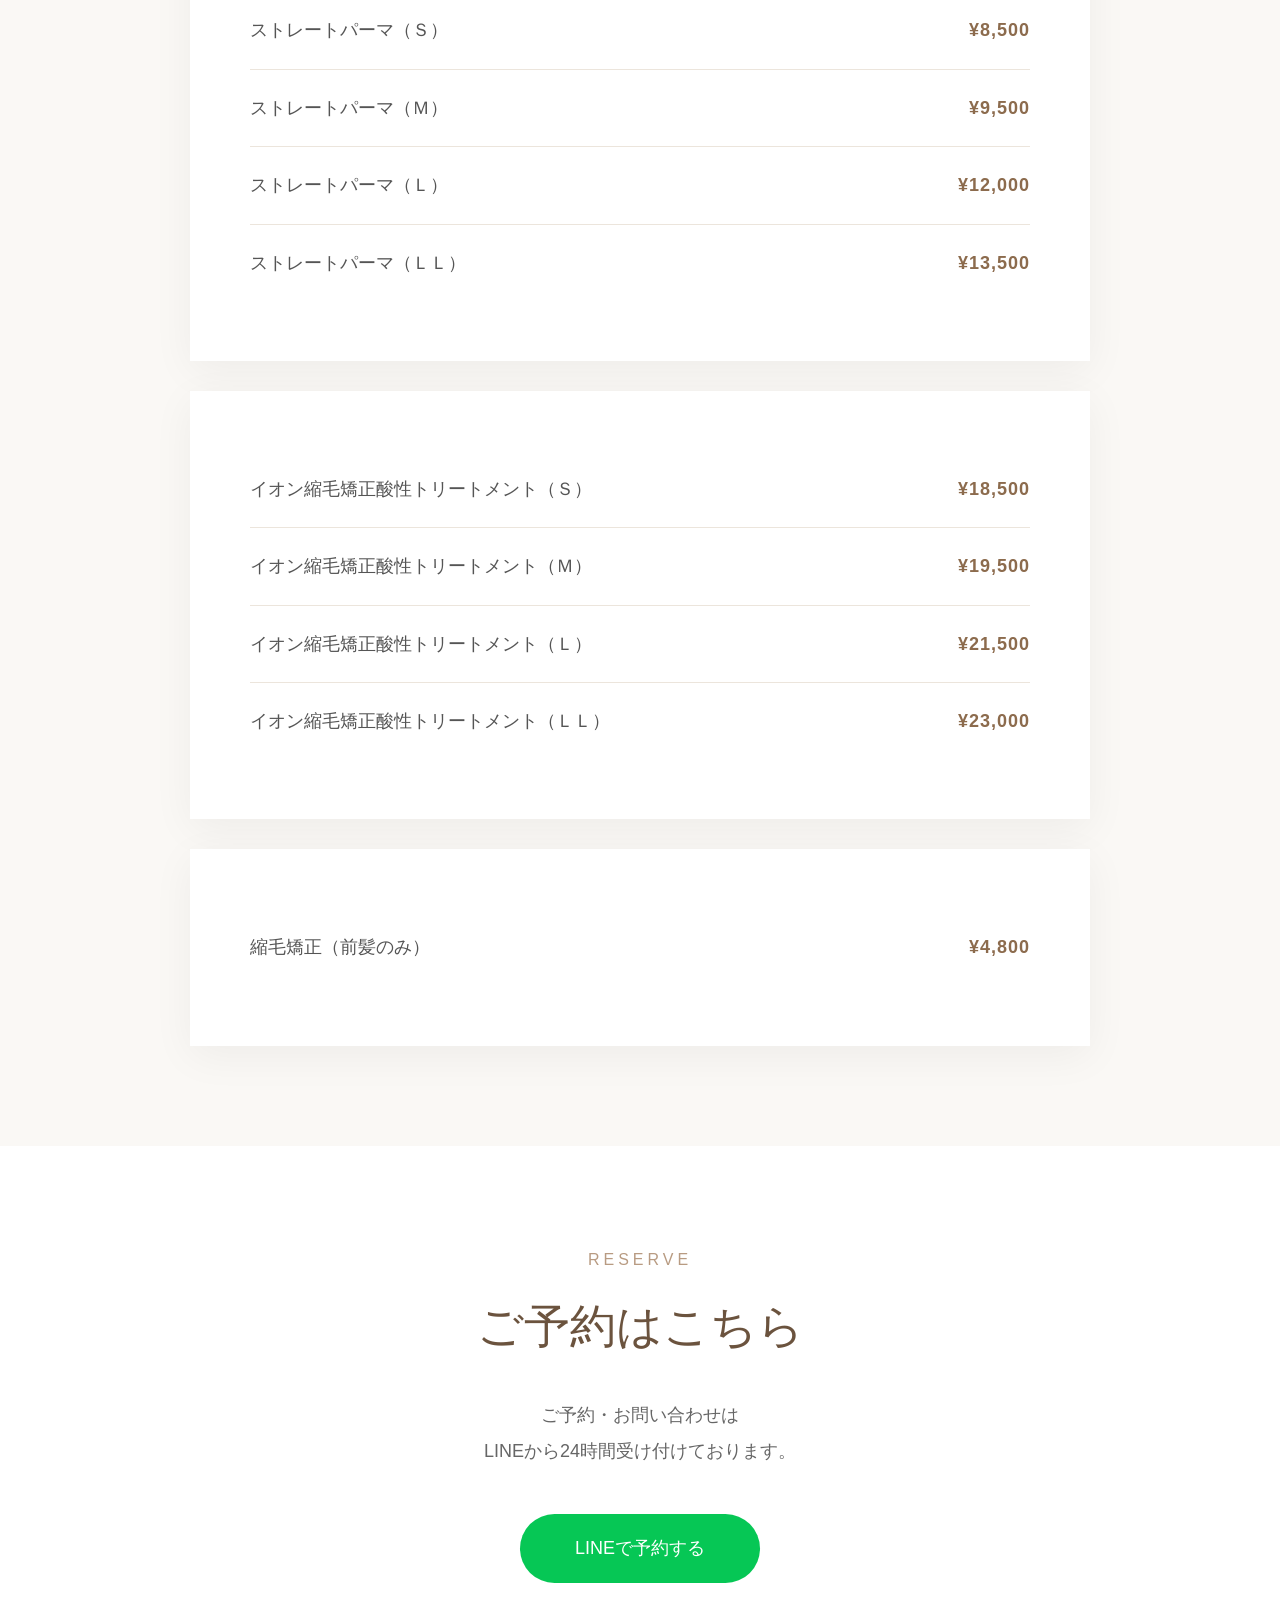
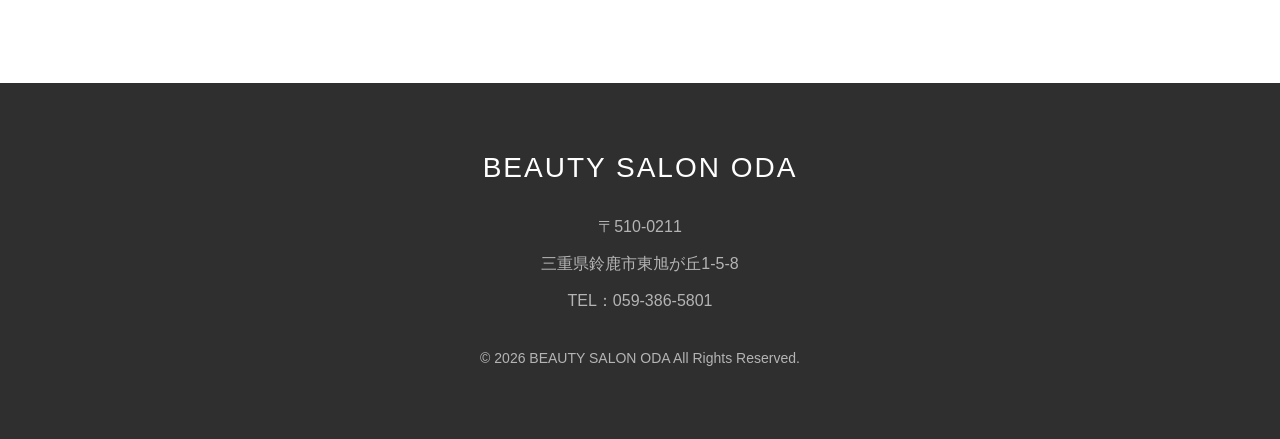
<file: menu/perm.html>
<!DOCTYPE html>
<html lang="ja">

<head>

    <meta charset="UTF-8">

    <meta name="viewport" content="width=device-width, initial-scale=1.0">

    <meta name="description"
        content="鈴鹿市の美容室BEAUTY SALON ODAのパーマメニュー。ナチュラルパーマ・デザインパーマ・イオントリートメントパーマ・縮毛矯正・ストレートパーマまで、一人ひとりに合わせた丁寧な施術をご提供します。">

    <meta name="viewport" content="width=device-width, initial-scale=1.0">
    
    <title>パーマ | BEAUTY SALON ODA</title>

    <link rel="stylesheet" href="menu.css">
    <link rel="icon" href="images/favicon.png" type="image/png">

</head>


<body>


<!-- ===================================
Header
=================================== -->

<header>

    <div class="logo">

        BEAUTY SALON ODA

    </div>


    <nav>

        <ul>

            <li>
                <a href="../index.html">HOME</a>
            </li>

            <li>
                <a href="../index.html#concept">CONCEPT</a>
            </li>

            <li>
                <a href="../index.html#menu">MENU</a>
            </li>

            <li>
                <a href="https://maps.app.goo.gl/itdPUgMnaGrqR2Z59" target="_blank" rel="noopener noreferrer">ACCESS</a>
            </li>

            <li>
                <a href="https://lin.ee/UoAYWeLb">LINE予約</a>
            </li>

        </ul>

    </nav>

</header>



<!-- ===================================
Hero
=================================== -->

<section class="page-hero">

    <div class="hero-inner">


        <!-- 画像 -->

        <div class="hero-image">

            <img
                src="images/perm.png"
                alt="パーマのイメージ">

        </div>


        <!-- テキスト -->

        <div class="hero-text">

            <h1>
                PERM
            </h1>

            <h2>
                あなたらしさを引き出す<br>
                オーダーメイドパーマ
            </h2>

            <p class="hero-description">

                髪質・骨格・毛流れ・ライフスタイルまで考え、<br>
                毎日のスタイリングがしやすく、<br>
                自然な動きと美しいシルエットが続く<br>
                パーマスタイルをご提案します。

            </p>


            <a href="#" class="hero-btn">

                LINEで予約する

            </a>

        </div>


    </div>

</section>



<!-- ===================================
Breadcrumb
=================================== -->

<section class="breadcrumb">

    <div class="container">

        <a href="../index.html">
            HOME
        </a>

        <span>
            ›
        </span>

        <span>
            パーマ
        </span>

    </div>

</section>



<!-- ===================================
Concept
=================================== -->

<section class="concept">

    <div class="container">


        <p class="section-en">
            Our Philosophy
        </p>


        <h2>
            パーマへのこだわり
        </h2>


        <div class="concept-grid">


            <!-- 左：画像 -->

            <div>

                <img
                    src="images/perm-concept.png"
                    alt="パーマ施術のイメージ">

            </div>


            <!-- 右：文章 -->

            <div class="concept-text">

                <h3>

                    一人ひとりに合わせた<br>
                    デザインをご提案

                </h3>


                <p>

                    髪質・骨格・生えグセだけではなく、<br>
                    普段のお手入れ方法や<br>
                    ライフスタイルまで丁寧にお伺いし、<br>
                    あなたに似合うパーマスタイルをご提案します。

                </p>


                <p>

                    髪の状態を見ながら薬剤や施術方法を選び、<br>
                    髪への負担にも配慮した施術を行います。

                </p>


                <p>

                    「美容室では良かったけど家では再現できない」<br>
                    そんなことがないよう、<br>
                    ご自宅でのお手入れ方法や<br>
                    スタイリングのコツまでしっかりお伝えしています。

                </p>

            </div>


        </div>

    </div>

</section>



<!-- ===================================
Price Menu
=================================== -->

<section class="price">

    <div class="container">


        <p class="section-en">
            Price Menu
        </p>


        <h2>
            Perm Menu
        </h2>



        <!-- ナチュラルパーマ -->

        <div class="price-list">


            <div class="price-item">

                <span>
                    ナチュラルパーマ（Ｓ）
                </span>

                <span>
                    ¥8,800
                </span>

            </div>


            <div class="price-item">

                <span>
                    ナチュラルパーマ（Ｍ）
                </span>

                <span>
                    ¥9,000
                </span>

            </div>


            <div class="price-item">

                <span>
                    ナチュラルパーマ（Ｌ）
                </span>

                <span>
                    ¥9,500
                </span>

            </div>


            <div class="price-item">

                <span>
                    ナチュラルパーマ（ＬＬ）
                </span>

                <span>
                    ¥10,500
                </span>

            </div>


        </div>



        <!-- デザインパーマ -->

        <div class="price-list">


            <div class="price-item">

                <span>
                    デザインパーマ（Ｓ）
                </span>

                <span>
                    ¥9,000
                </span>

            </div>


            <div class="price-item">

                <span>
                    デザインパーマ（Ｍ）
                </span>

                <span>
                    ¥9,500
                </span>

            </div>


            <div class="price-item">

                <span>
                    デザインパーマ（Ｌ）
                </span>

                <span>
                    ¥9,900
                </span>

            </div>


            <div class="price-item">

                <span>
                    デザインパーマ（ＬＬ）
                </span>

                <span>
                    ¥12,000
                </span>

            </div>


        </div>



        <!-- イオントリートメントパーマ -->

        <div class="price-list">


            <div class="price-item">

                <span>
                    イオントリートメントパーマ（Ｓ）
                </span>

                <span>
                    ¥9,800
                </span>

            </div>


            <div class="price-item">

                <span>
                    イオントリートメントパーマ（Ｍ）
                </span>

                <span>
                    ¥12,000
                </span>

            </div>


            <div class="price-item">

                <span>
                    イオントリートメントパーマ（Ｌ）
                </span>

                <span>
                    ¥15,000
                </span>

            </div>


            <div class="price-item">

                <span>
                    イオントリートメントパーマ（ＬＬ）
                </span>

                <span>
                    ¥17,500
                </span>

            </div>


        </div>



        <!-- 部分パーマ -->

        <div class="price-list">


            <div class="price-item">

                <span>
                    部分パーマ　前髪
                </span>

                <span>
                    ¥4,800～
                </span>

            </div>


            <div class="price-item">

                <span>
                    部分パーマ　ハーフ
                </span>

                <span>
                    ¥6,800～
                </span>

            </div>


        </div>



        <!-- 特殊パーマ -->

        <div class="price-list">


            <div class="price-item">

                <span>
                    特殊パーマ　ツイスト
                </span>

                <span>
                    ¥9,800
                </span>

            </div>


            <div class="price-item">

                <span>
                    特殊パーマ　スパイラル
                </span>

                <span>
                    ¥9,800
                </span>

            </div>


            <div class="price-item">

                <span>
                    特殊パーマ　ニュアンスピンパーマ
                </span>

                <span>
                    ¥9,500
                </span>

            </div>


            <div class="price-item">

                <span>
                    特殊パーマ　ツイストスパイラル
                </span>

                <span>
                    ¥10,000
                </span>

                <span>
                ※（L）＋\1000　　　（LL）＋\1500
                </span>
                    
            </div>


        </div>



        <!-- 縮毛矯正 -->

        <div class="price-list">


            <div class="price-item">

                <span>
                    縮毛矯正（Ｓ）
                </span>

                <span>
                    ¥16,500
                </span>

            </div>


            <div class="price-item">

                <span>
                    縮毛矯正（Ｍ）
                </span>

                <span>
                    ¥17,500
                </span>

            </div>


            <div class="price-item">

                <span>
                    縮毛矯正（Ｌ）
                </span>

                <span>
                    ¥18,500
                </span>

            </div>


            <div class="price-item">

                <span>
                    縮毛矯正（ＬＬ）
                </span>

                <span>
                    ¥21,500
                </span>

            </div>


        </div>



        <!-- 縮毛矯正 ハーフ -->

        <div class="price-list">


            <div class="price-item">

                <span>
                    縮毛矯正（ハーフ）
                </span>

                <span>
                    ¥13,700～
                </span>

            </div>


        </div>



        <!-- ストレートパーマ -->

        <div class="price-list">


            <div class="price-item">

                <span>
                    ストレートパーマ（Ｓ）
                </span>

                <span>
                    ¥8,500
                </span>

            </div>


            <div class="price-item">

                <span>
                    ストレートパーマ（Ｍ）
                </span>

                <span>
                    ¥9,500
                </span>

            </div>


            <div class="price-item">

                <span>
                    ストレートパーマ（Ｌ）
                </span>

                <span>
                    ¥12,000
                </span>

            </div>


            <div class="price-item">

                <span>
                    ストレートパーマ（ＬＬ）
                </span>

                <span>
                    ¥13,500
                </span>

            </div>


        </div>



        <!-- イオン縮毛矯正酸性トリートメント -->

        <div class="price-list">


            <div class="price-item">

                <span>
                    イオン縮毛矯正酸性トリートメント（Ｓ）
                </span>

                <span>
                    ¥18,500
                </span>

            </div>


            <div class="price-item">

                <span>
                    イオン縮毛矯正酸性トリートメント（Ｍ）
                </span>

                <span>
                    ¥19,500
                </span>

            </div>


            <div class="price-item">

                <span>
                    イオン縮毛矯正酸性トリートメント（Ｌ）
                </span>

                <span>
                    ¥21,500
                </span>

            </div>


            <div class="price-item">

                <span>
                    イオン縮毛矯正酸性トリートメント（ＬＬ）
                </span>

                <span>
                    ¥23,000
                </span>

            </div>


        </div>



        <!-- 縮毛矯正 前髪 -->

        <div class="price-list">


            <div class="price-item">

                <span>
                    縮毛矯正（前髪のみ）
                </span>

                <span>
                    ¥4,800
                </span>

            </div>


        </div>


    </div>

</section>



<!-- ===================================
Reserve
=================================== -->

<section class="reserve">

    <div class="container">


        <p class="section-en">
            Reserve
        </p>


        <h2>
            ご予約はこちら
        </h2>


        <p class="reserve-text">

            ご予約・お問い合わせは<br>
            LINEから24時間受け付けております。

        </p>


        <a href="https://lin.ee/UoAYWeLb" class="reserve-btn">

            LINEで予約する

        </a>


    </div>

</section>



<!-- ===================================
Footer
=================================== -->

<footer>

    <div class="footer-inner">


        <h3>
            BEAUTY SALON ODA
        </h3>


        <p>
            〒510-0211
        </p>


        <p>
            三重県鈴鹿市東旭が丘1-5-8
        </p>


        <p>
            TEL：059-386-5801
        </p>


        <p class="copyright">

            © 2026 BEAUTY SALON ODA All Rights Reserved.

        </p>


    </div>

</footer>



<!-- ===================================
Header Scroll
=================================== -->

<script>

window.addEventListener("scroll", function(){

    const header = document.querySelector("header");

    if(window.scrollY > 80){

        header.classList.add("scrolled");

    }else{

        header.classList.remove("scrolled");

    }

});

</script>


</body>

</html>
</file>
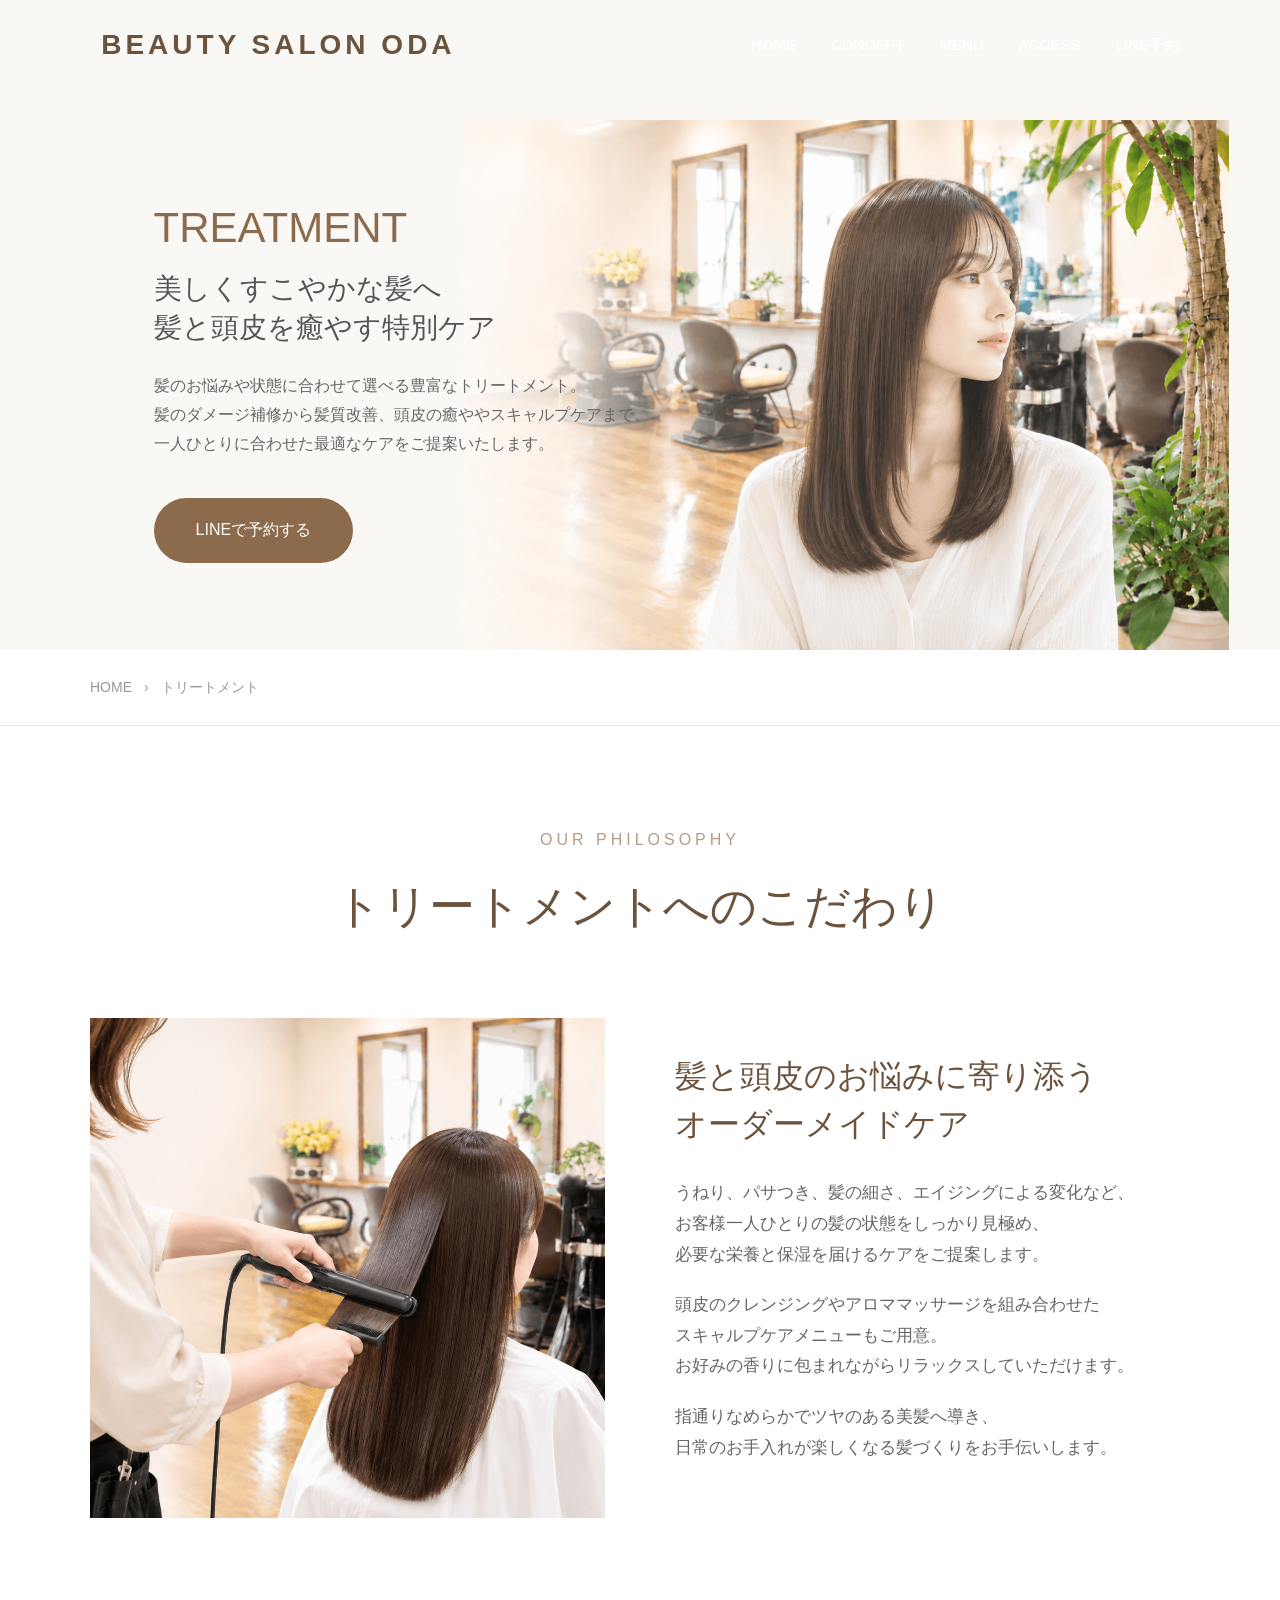
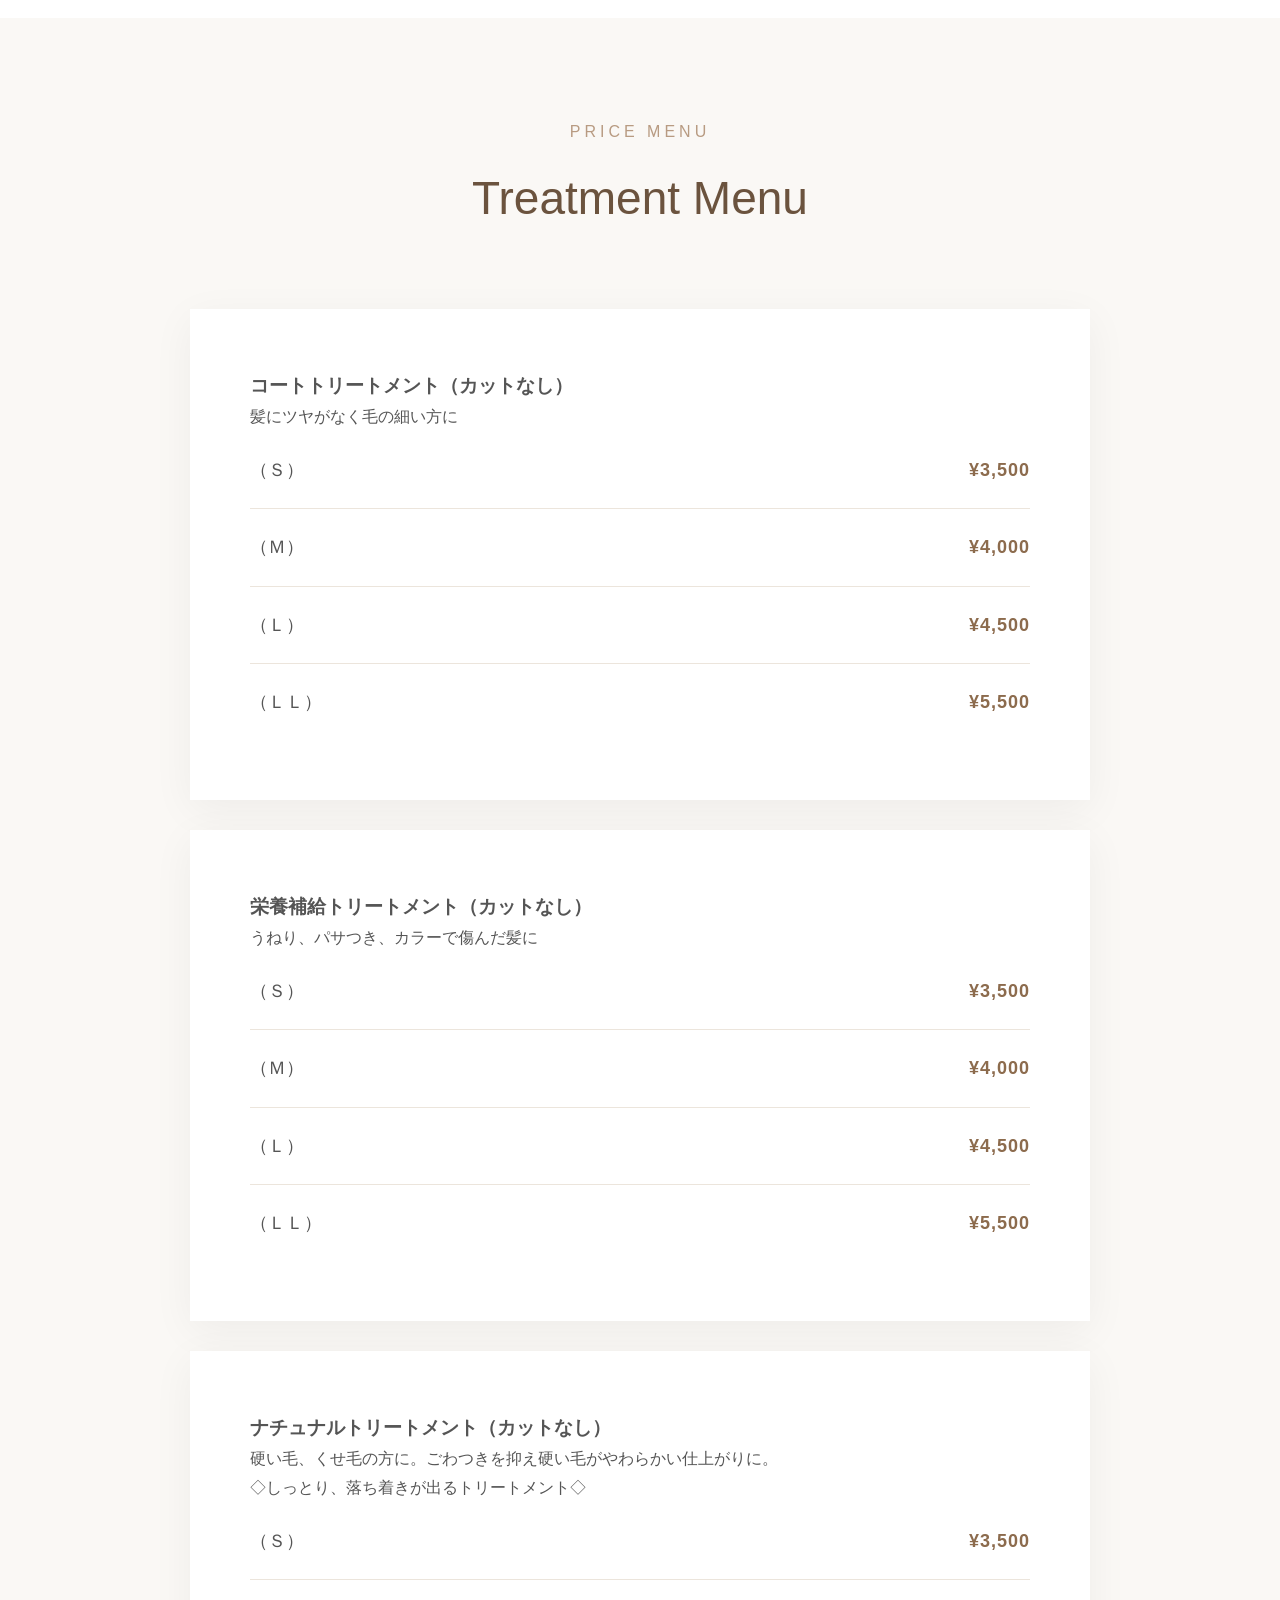
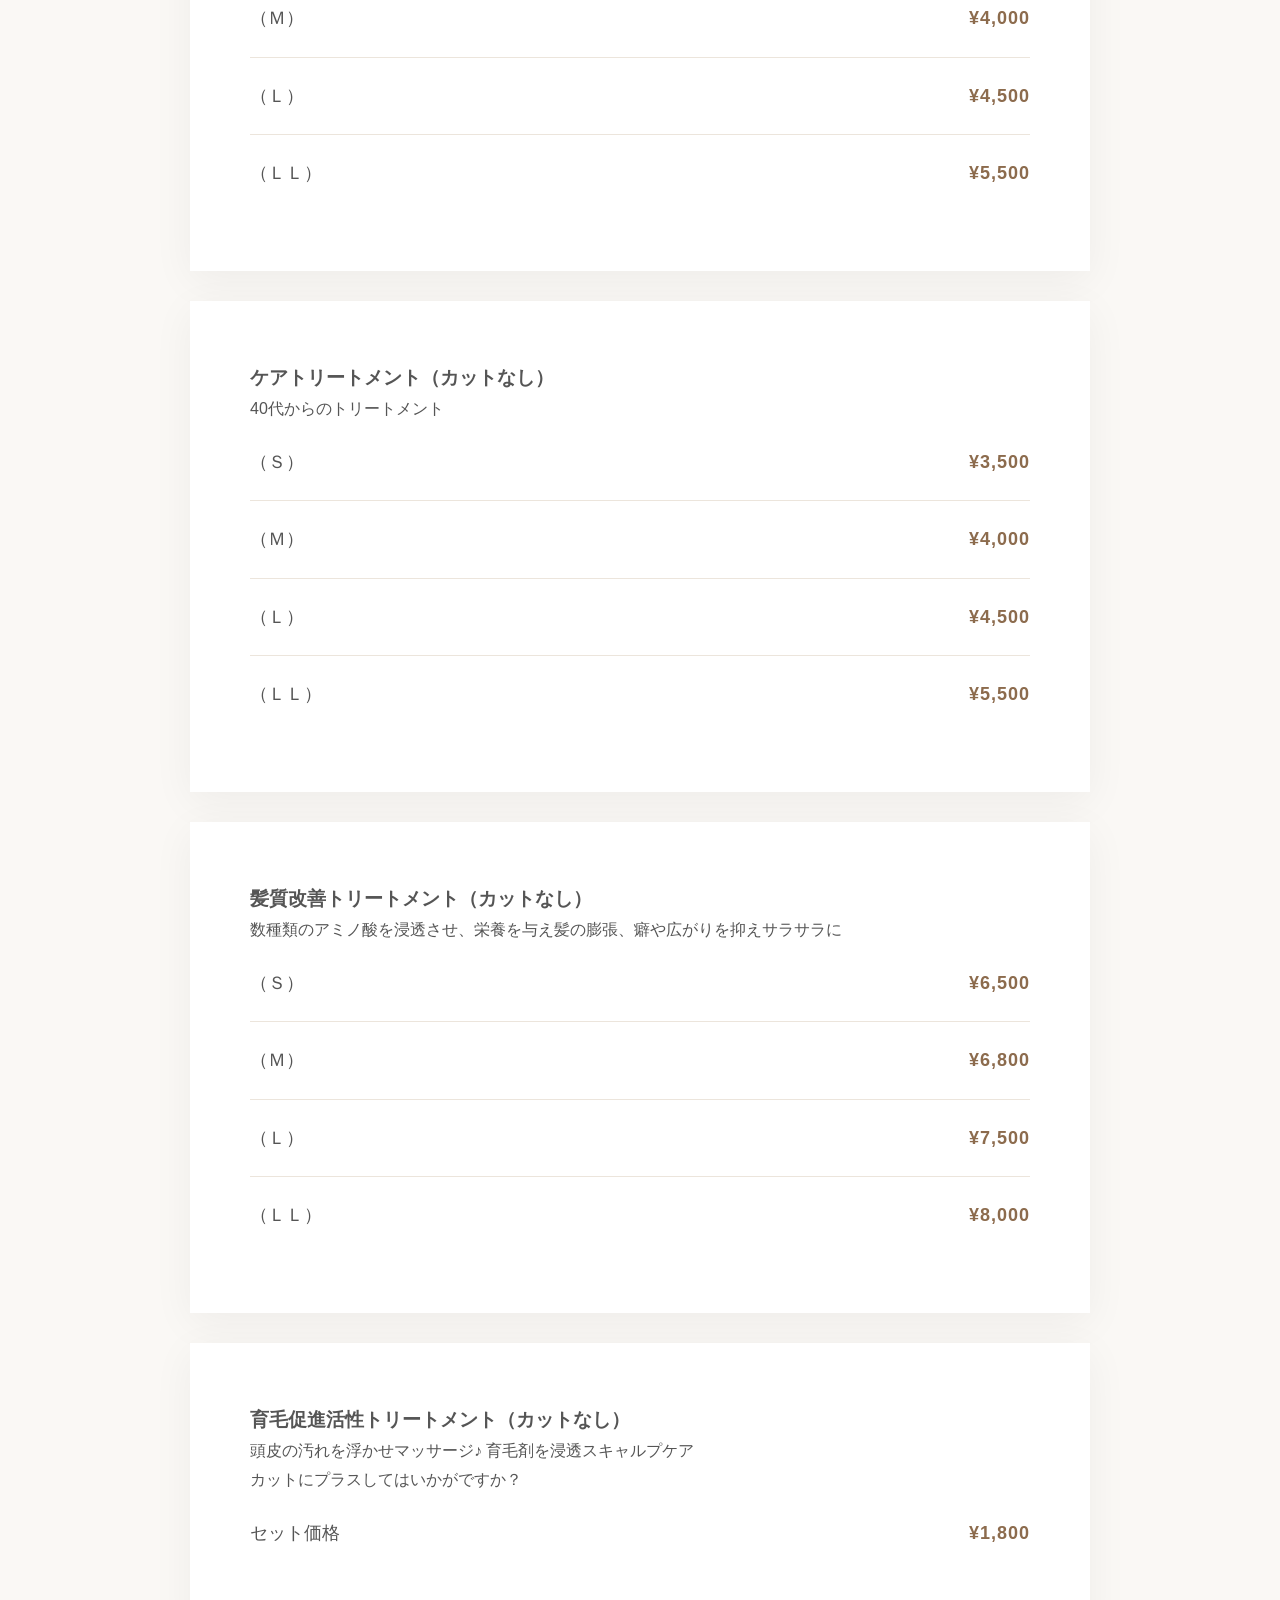
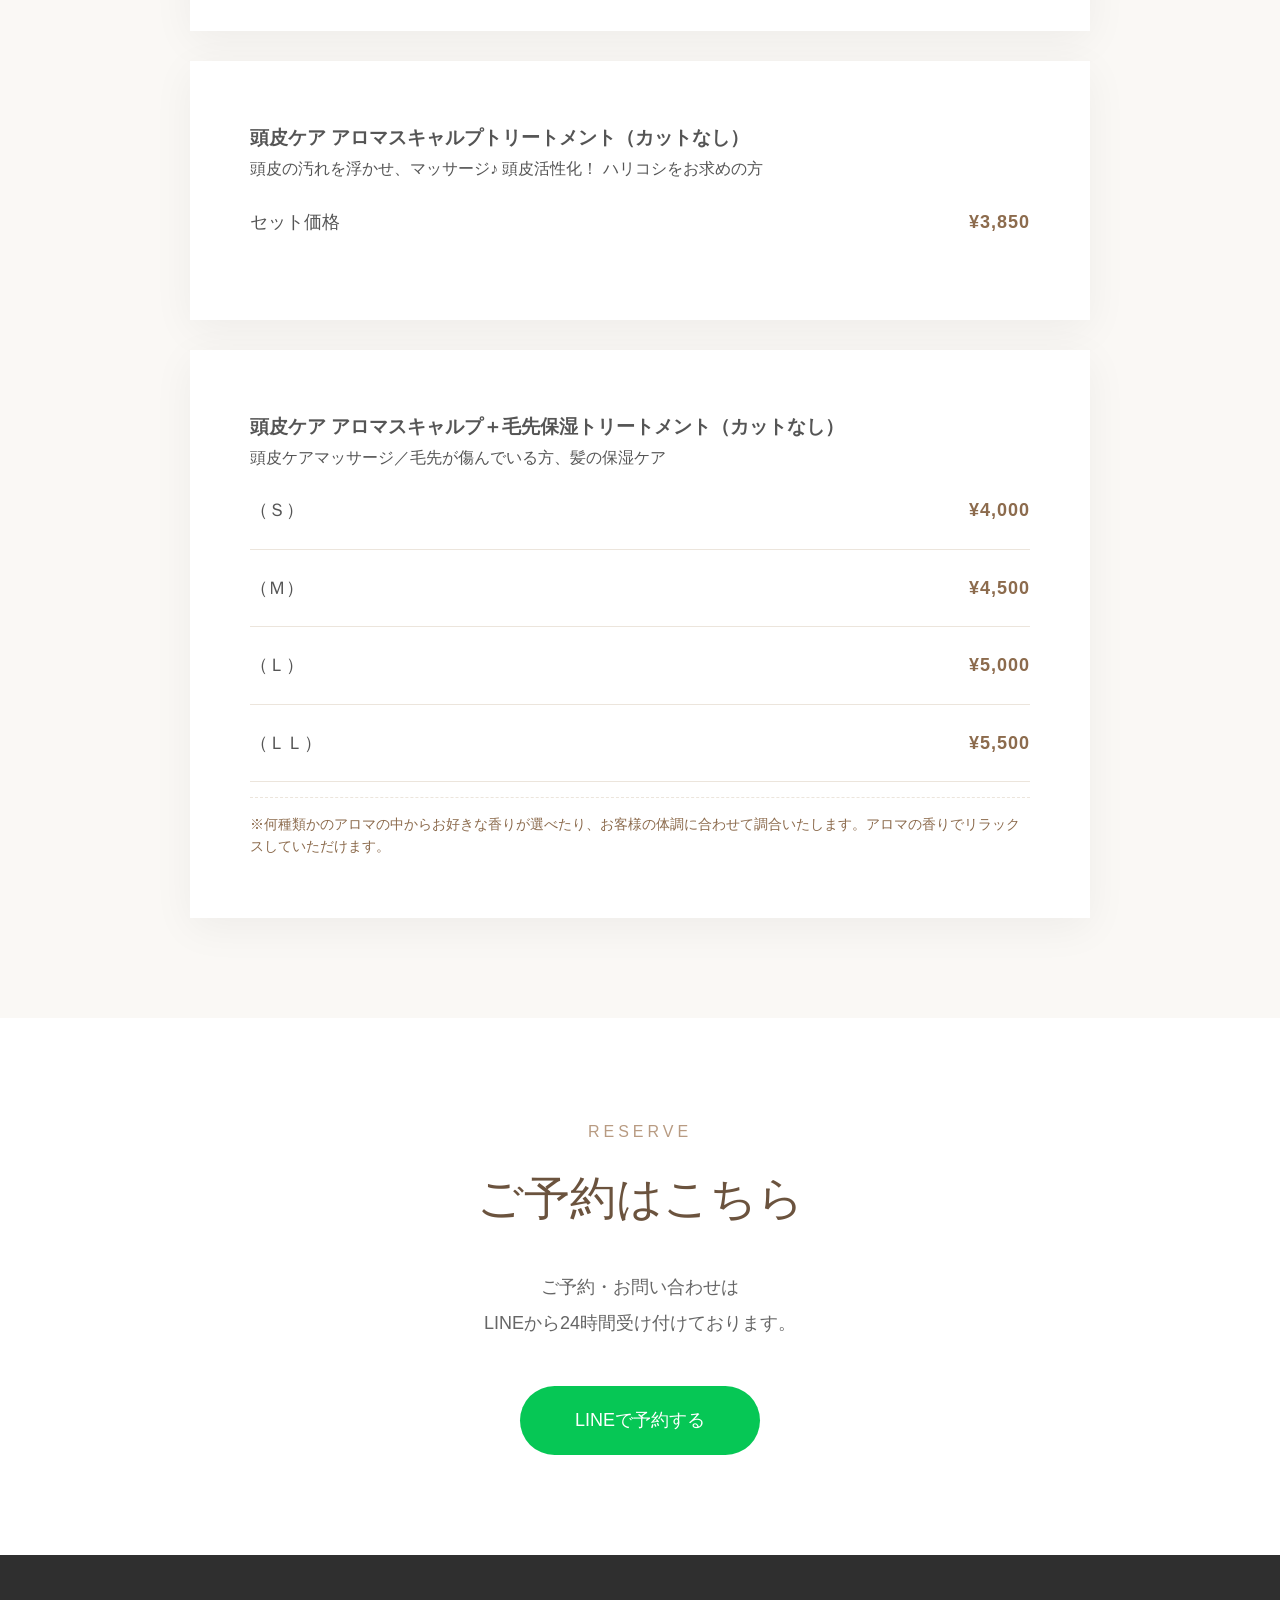
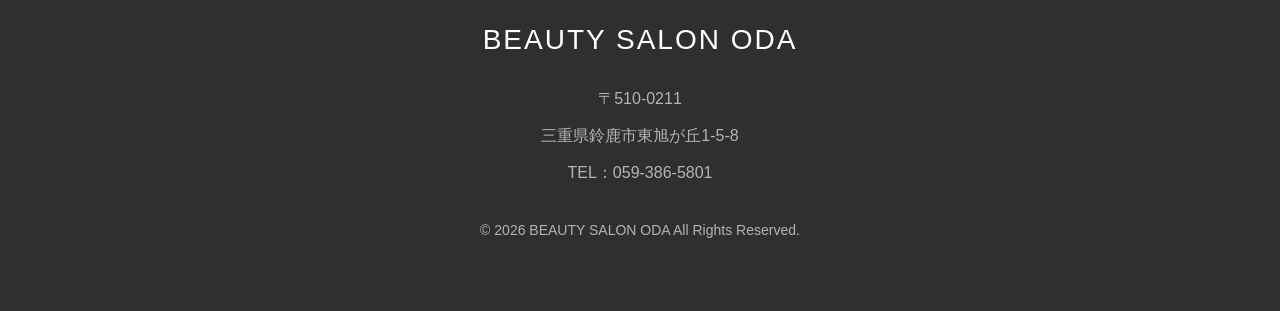
<file: menu/treatments.html>
<!DOCTYPE html>
<html lang="ja">

<head>

    <meta charset="UTF-8">

    <meta name="viewport" content="width=device-width, initial-scale=1.0">

    <meta name="description"
        content="鈴鹿市の美容室BEAUTY SALON ODAのトリートメントメニュー。髪質改善、コートトリートメント、栄養補給、頭皮ケア・アロマスキャルプまで、お悩みに合わせた丁寧なケアをご提供します。">

    <title>トリートメント | BEAUTY SALON ODA</title>

    <link rel="stylesheet" href="menu.css">
    <link rel="icon" href="images/favicon.png" type="image/png">

</head>


<body>


<!-- ===================================
Header
=================================== -->

<header>

    <div class="logo">

        BEAUTY SALON ODA

    </div>


    <nav>

        <ul>

            <li>
                <a href="../index.html">HOME</a>
            </li>

            <li>
                <a href="../index.html#concept">CONCEPT</a>
            </li>   

            <li>
                <a href="../index.html#menu">MENU</a>
            </li>

            <li>
                <a href="https://maps.app.goo.gl/itdPUgMnaGrqR2Z59" target="_blank" rel="noopener noreferrer">ACCESS</a>
            </li>

            <li>
                <a href="https://lin.ee/UoAYWeLb">LINE予約</a>
            </li>

        </ul>

    </nav>

</header>



<!-- ===================================
Hero
=================================== -->

<section class="page-hero">

    <div class="hero-inner">


        <!-- 画像 -->

        <div class="hero-image">

            <img
                src="images/treatment-concept.png"
                alt="トリートメントのイメージ">

        </div>


        <!-- テキスト -->

        <div class="hero-text">

            <h1>
                TREATMENT
            </h1>

            <h2>
                美しくすこやかな髪へ<br>
                髪と頭皮を癒やす特別ケア
            </h2>

            <p class="hero-description">

                髪のお悩みや状態に合わせて選べる豊富なトリートメント。<br>
                髪のダメージ補修から髪質改善、頭皮の癒ややスキャルプケアまで、<br>
                一人ひとりに合わせた最適なケアをご提案いたします。

            </p>


            <a href="#" class="hero-btn">

                LINEで予約する

            </a>

        </div>


    </div>

</section>



<!-- ===================================
Breadcrumb
=================================== -->

<section class="breadcrumb">

    <div class="container">

        <a href="../index.html">
            HOME
        </a>

        <span>
            ›
        </span>

        <span>
            トリートメント
        </span>

    </div>

</section>



<!-- ===================================
Concept
=================================== -->

<section class="concept">

    <div class="container">


        <p class="section-en">
            Our Philosophy
        </p>


        <h2>
            トリートメントへのこだわり
        </h2>


        <div class="concept-grid">


            <!-- 左：画像 -->

            <div>

                <img
                    src="images/treatment.png"
                    alt="トリートメント施術のイメージ">

            </div>


            <!-- 右：文章 -->

            <div class="concept-text">

                <h3>

                    髪と頭皮のお悩みに寄り添う<br>
                    オーダーメイドケア

                </h3>


                <p>

                    うねり、パサつき、髪の細さ、エイジングによる変化など、<br>
                    お客様一人ひとりの髪の状態をしっかり見極め、<br>
                    必要な栄養と保湿を届けるケアをご提案します。

                </p>


                <p>

                    頭皮のクレンジングやアロママッサージを組み合わせた<br>
                    スキャルプケアメニューもご用意。<br>
                    お好みの香りに包まれながらリラックスしていただけます。

                </p>


                <p>

                    指通りなめらかでツヤのある美髪へ導き、<br>
                    日常のお手入れが楽しくなる髪づくりをお手伝いします。

                </p>

            </div>


        </div>

    </div>

</section>



<!-- ===================================
Price Menu
=================================== -->

<section class="price">

    <div class="container">


        <p class="section-en">
            Price Menu
        </p>


        <h2>
            Treatment Menu
        </h2>


        <!-- コートトリートメント -->

        <div class="price-list">

            <div class="price-item-header">
                <h3>コートトリートメント（カットなし）</h3>
                <p>髪にツヤがなく毛の細い方に</p>
            </div>

            <div class="price-item">
                <span>（Ｓ）</span>
                <span>¥3,500</span>
            </div>

            <div class="price-item">
                <span>（Ｍ）</span>
                <span>¥4,000</span>
            </div>

            <div class="price-item">
                <span>（Ｌ）</span>
                <span>¥4,500</span>
            </div>

            <div class="price-item">
                <span>（ＬＬ）</span>
                <span>¥5,500</span>
            </div>

        </div>


        <!-- 栄養補給トリートメント -->

        <div class="price-list">

            <div class="price-item-header">
                <h3>栄養補給トリートメント（カットなし）</h3>
                <p>うねり、パサつき、カラーで傷んだ髪に</p>
            </div>

            <div class="price-item">
                <span>（Ｓ）</span>
                <span>¥3,500</span>
            </div>

            <div class="price-item">
                <span>（Ｍ）</span>
                <span>¥4,000</span>
            </div>

            <div class="price-item">
                <span>（Ｌ）</span>
                <span>¥4,500</span>
            </div>

            <div class="price-item">
                <span>（ＬＬ）</span>
                <span>¥5,500</span>
            </div>

        </div>


        <!-- ナチュナルトリートメント -->

        <div class="price-list">

            <div class="price-item-header">
                <h3>ナチュナルトリートメント（カットなし）</h3>
                <p>硬い毛、くせ毛の方に。ごわつきを抑え硬い毛がやわらかい仕上がりに。<br>◇しっとり、落ち着きが出るトリートメント◇</p>
            </div>

            <div class="price-item">
                <span>（Ｓ）</span>
                <span>¥3,500</span>
            </div>

            <div class="price-item">
                <span>（Ｍ）</span>
                <span>¥4,000</span>
            </div>

            <div class="price-item">
                <span>（Ｌ）</span>
                <span>¥4,500</span>
            </div>

            <div class="price-item">
                <span>（ＬＬ）</span>
                <span>¥5,500</span>
            </div>

        </div>


        <!-- ケアトリートメント -->

        <div class="price-list">

            <div class="price-item-header">
                <h3>ケアトリートメント（カットなし）</h3>
                <p>40代からのトリートメント</p>
            </div>

            <div class="price-item">
                <span>（Ｓ）</span>
                <span>¥3,500</span>
            </div>

            <div class="price-item">
                <span>（Ｍ）</span>
                <span>¥4,000</span>
            </div>

            <div class="price-item">
                <span>（Ｌ）</span>
                <span>¥4,500</span>
            </div>

            <div class="price-item">
                <span>（ＬＬ）</span>
                <span>¥5,500</span>
            </div>

        </div>


        <!-- 髪質改善トリートメント -->

        <div class="price-list">

            <div class="price-item-header">
                <h3>髪質改善トリートメント（カットなし）</h3>
                <p>数種類のアミノ酸を浸透させ、栄養を与え髪の膨張、癖や広がりを抑えサラサラに</p>
            </div>

            <div class="price-item">
                <span>（Ｓ）</span>
                <span>¥6,500</span>
            </div>

            <div class="price-item">
                <span>（Ｍ）</span>
                <span>¥6,800</span>
            </div>

            <div class="price-item">
                <span>（Ｌ）</span>
                <span>¥7,500</span>
            </div>

            <div class="price-item">
                <span>（ＬＬ）</span>
                <span>¥8,000</span>
            </div>

        </div>


        <!-- 育毛促進活性トリートメント -->

        <div class="price-list">

            <div class="price-item-header">
                <h3>育毛促進活性トリートメント（カットなし）</h3>
                <p>頭皮の汚れを浮かせマッサージ♪ 育毛剤を浸透スキャルプケア<br>カットにプラスしてはいかがですか？</p>
            </div>

            <div class="price-item">
                <span>セット価格</span>
                <span>¥1,800</span>
            </div>

        </div>


        <!-- 頭皮ケア アロマスキャルプトリートメント -->

        <div class="price-list">

            <div class="price-item-header">
                <h3>頭皮ケア アロマスキャルプトリートメント（カットなし）</h3>
                <p>頭皮の汚れを浮かせ、マッサージ♪ 頭皮活性化！ ハリコシをお求めの方</p>
            </div>

            <div class="price-item">
                <span>セット価格</span>
                <span>¥3,850</span>
            </div>

        </div>


        <!-- 頭皮ケア アロマスキャルプ＋毛先保湿トリートメント -->

        <div class="price-list">

            <div class="price-item-header">
                <h3>頭皮ケア アロマスキャルプ＋毛先保湿トリートメント（カットなし）</h3>
                <p>頭皮ケアマッサージ／毛先が傷んでいる方、髪の保湿ケア</p>
            </div>

            <div class="price-item">
                <span>（Ｓ）</span>
                <span>¥4,000</span>
            </div>

            <div class="price-item">
                <span>（Ｍ）</span>
                <span>¥4,500</span>
            </div>

            <div class="price-item">
                <span>（Ｌ）</span>
                <span>¥5,000</span>
            </div>

            <div class="price-item">
                <span>（ＬＬ）</span>
                <span>¥5,500</span>
            </div>

            <div style="margin-top: 15px; padding-top: 15px; border-top: 1px dashed #ece5dc; color: #8c6b4d; font-size: 14px; line-height: 1.6;">
                ※何種類かのアロマの中からお好きな香りが選べたり、お客様の体調に合わせて調合いたします。アロマの香りでリラックスしていただけます。
            </div>

        </div>


    </div>

</section>



<!-- ===================================
Reserve
=================================== -->

<section class="reserve">

    <div class="container">


        <p class="section-en">
            Reserve
        </p>


        <h2>
            ご予約はこちら
        </h2>


        <p class="reserve-text">

            ご予約・お問い合わせは<br>
            LINEから24時間受け付けております。

        </p>


        <a href="https://lin.ee/UoAYWeLb" class="reserve-btn">

            LINEで予約する

        </a>


    </div>

</section>



<!-- ===================================
Footer
=================================== -->

<footer>

    <div class="footer-inner">


        <h3>
            BEAUTY SALON ODA
        </h3>


        <p>
            〒510-0211
        </p>


        <p>
            三重県鈴鹿市東旭が丘1-5-8
        </p>


        <p>
            TEL：059-386-5801
        </p>


        <p class="copyright">

            © 2026 BEAUTY SALON ODA All Rights Reserved.

        </p>


    </div>

</footer>



<!-- ===================================
Header Scroll
=================================== -->

<script>

window.addEventListener("scroll", function(){

    const header = document.querySelector("header");

    if(window.scrollY > 80){

        header.classList.add("scrolled");

    }else{

        header.classList.remove("scrolled");

    }

});

</script>


</body>

</html>
</file>
<file: style.css>
/* ===========================
   Reset
=========================== */

* {
  margin: 0;
  padding: 0;
  box-sizing: border-box;
}

html {
  scroll-behavior: smooth;
}

body {
  font-family: "Yu Gothic", "Hiragino Kaku Gothic ProN", sans-serif;
  color: #444;
  background: #ffffff;
  line-height: 1.8;
}

img {
  max-width: 100%;
  display: block;
}

a {
  text-decoration: none;
}

ul {
  list-style: none;
}

/* ===========================
   Header（PC用）
=========================== */

header {
  position: fixed;
  top: 0;
  left: 50%;
  transform: translateX(-50%);
  width: min(92%, 1300px);
  display: flex;
  justify-content: space-between;
  align-items: center;
  padding: 20px 50px;
  background: transparent;
  transition: background 0.4s ease, box-shadow 0.4s ease, padding 0.4s ease;
  z-index: 999;
}

header.scrolled {
  background: rgba(255, 255, 255, 0.96);
  backdrop-filter: blur(12px);
  -webkit-backdrop-filter: blur(12px);
  box-shadow: 0 5px 20px rgba(0, 0, 0, 0.08);
  padding: 16px 50px;
}

/* ===========================
   Hero
=========================== */

.hero {
  position: relative;
  width: min(92%, 1300px);
  height: 85vh;
  margin: 0 auto;
  overflow: hidden;
}

/* スライドをまとめるコンテナ */
.hero-slider {
  position: absolute;
  top: 0;
  left: 0;
  width: 100%;
  height: 100%;
  z-index: 1;
}

/* 各スライド画像のスタイル（ズーム＆フェード切り替え） */
.hero-slider .slide {
  position: absolute;
  top: 0;
  left: 0;
  width: 100%;
  height: 100%;
  background-size: cover;
  background-position: center;
  opacity: 0;
  transform: scale(1);
  transition: opacity 1.5s ease-in-out;
  transform-origin: center center;
}

.hero-slider .slide.active {
  opacity: 1;
}

.hero-text {
  position: absolute;
  top: 50%;
  left: 8%;
  transform: translateY(-50%);
  max-width: 480px;
  z-index: 2;
}

.hero h1 {
  font-size: 58px;
  line-height: 1.3;
  color: #555;
  font-weight: 300;
  margin-bottom: 30px;
}

.hero p {
  font-size: 20px;
  color: #666;
  margin-bottom: 45px;
}

.btn {
  display: inline-block;
  padding: 16px 42px;
  background: #8c6b4d;
  color: #fff;
  border-radius: 40px;
  transition: 0.3s;
  font-size: 17px;
}

.btn:hover {
  background: #6f543d;
  transform: translateY(-2px);
}

@keyframes heroZoom {
  0% {
    transform: scale(1);
  }
  100% {
    transform: scale(1.15);
  }
}

/* ===========================
   Logo
=========================== */

.logo {
  font-size: 32px;
  font-weight: 700;
  letter-spacing: 4px;
  color: #6b533e;
  transition: 0.3s;
}

header.scrolled .logo {
  font-size: 32px;
  font-weight: 700;
  letter-spacing: 4px;
  color: #6b533e;
  transition: 0.3s;
}

/* ===========================
   Navigation
=========================== */

nav ul {
  display: flex;
  align-items: center;
  gap: 35px;
}

nav a {
  color: #ffffff;
  font-size: 15px;
  transition: 0.3s;
}

nav a:hover {
  opacity: 0.7;
  color: #b68b63;
}

header.scrolled nav a {
  color: #555;
}

/* ===========================
   Section
=========================== */

.container {
  width: 1100px;
  max-width: 90%;
  margin: auto;
  padding: 100px 0;
}

section h2 {
  text-align: center;
  font-size: 42px;
  font-weight: 300;
  margin-bottom: 50px;
  color: #6b533e;
  letter-spacing: 2px;
}

.concept {
  background: #faf8f6;
}

.concept p {
  max-width: 800px;
  margin: auto;
  text-align: center;
  font-size: 19px;
  line-height: 2.2;
}

/* ===========================
   MENU
=========================== */

.menu-grid {
  display: grid;
  grid-template-columns: repeat(3, 1fr);
  gap: 40px;
  max-width: 1000px;
  margin: 60px auto 0;
}

.menu-box {
  background: #fff;
  padding: 35px 25px;
  min-height: 220px;
  border-radius: 16px;
  box-shadow: 0 10px 25px rgba(0, 0, 0, 0.05);
  transition: 0.3s;
}

.menu-box:hover {
  transform: translateY(-8px);
}

.menu-box h3 {
  color: #8c6b4d;
  font-size: 28px;
  margin-bottom: 0px;
}

.menu-box h3 a {
  color: #8c6b4d;
  text-decoration: none;
}

.menu-box h3 a:hover {
  color: #6f543d;
}

.menu-box .sub-title {
  display: block;
  font-size: 24px;
  font-weight: normal;
  color: #8c6b4d;
  margin-top: 0px;
  margin-bottom: 15px;
}

.menu-box p {
  color: #666;
}

/* ===========================
   ACCESS
=========================== */

.access {
  background: #faf8f6;
  text-align: center;
}

.access p {
  margin-bottom: 12px;
}

/* ===========================
   Reserve
=========================== */

.reserve {
  text-align: center;
}

.reserve-btn {
  display: inline-block;
  margin-top: 30px;
  background: #06c755;
  color: #fff;
  padding: 18px 50px;
  border-radius: 50px;
  font-size: 18px;
  transition: 0.3s;
}

.reserve-btn:hover {
  background: #05b24d;
}

/* ===========================
   Footer
=========================== */

footer {
  background: #2f2f2f;
  color: #fff;
}

.footer-inner {
  width: 1100px;
  max-width: 90%;
  margin: auto;
  padding: 60px 0;
  text-align: center;
}

.footer-inner h3 {
  margin-bottom: 20px;
  font-size: 28px;
  letter-spacing: 2px;
}

.footer-inner p {
  opacity: 0.85;
  margin-bottom: 8px;
}

/* ===========================
   Responsive (タブレット向け: 900px以下)
=========================== */

@media (max-width: 900px) {
  header {
    position: relative;
    transform: none;
    left: 0;
    width: 100%;
    padding: 15px 20px;
    flex-direction: column;
    background: rgba(255, 255, 255, 0.95);
  }

  header.scrolled {
    padding: 12px 20px;
    background: rgba(255, 255, 255, 0.95);
  }

  .logo {
    font-size: 26px;
    color: #6b533e;
  }

  nav {
    margin-top: 10px;
    width: 100%;
  }

  nav ul {
    gap: 15px;
    flex-wrap: wrap;
    justify-content: center;
  }

  nav a {
    color: #555;
    font-size: 14px;
  }

  header.scrolled nav a {
    color: #555;
  }

  .hero {
    position: static;
    height: auto;
    min-height: auto;
    margin-top: 0;
    width: 100%;
    display: flex;
    flex-direction: column;
  }

  .hero-slider {
    position: relative;
    width: 100%;
    height: 350px;
  }

  .hero-slider .slide {
    position: absolute;
    width: 100%;
    height: 100%;
  }

  .hero-text {
    position: static;
    transform: none;
    left: auto;
    top: auto;
    padding: 30px 20px 20px;
    text-align: center;
    max-width: 100%;
  }

  .hero h1 {
    font-size: 32px;
    margin-bottom: 20px;
    color: #555;
  }

  .hero p {
    font-size: 16px;
    margin-bottom: 30px;
  }

  .menu-grid {
    grid-template-columns: repeat(2, 1fr);
    gap: 20px;
  }

  .container {
    padding: 60px 0;
  }

  section h2 {
    font-size: 32px;
    margin-bottom: 30px;
  }

  .concept p {
    font-size: 16px;
    padding: 0 10px;
  }
}

/* ===========================
   Responsive (スマートフォン向け: 600px以下)
=========================== */

@media (max-width: 600px) {

  /* --- ヘッダー・ロゴの修正 --- */
  header {
    position: relative;
    transform: none;
    left: 0;
    padding: 15px 10px;
  }

  .logo {
    font-size: 22px;
    line-height: 1.1;
    letter-spacing: 1px;
    word-break: keep-all;
  }

  nav ul {
    gap: 10px 15px;
  }

  nav a {
    font-size: 13px;
  }

  /* --- ヒーローエリア（スライドショー対応版） --- */
  .hero {
    position: static;
    height: auto;
    min-height: auto;
    margin-top: 0;
    display: flex;
    flex-direction: column;
  }

  .hero-slider {
    position: relative;
    width: 100%;
    height: 300px;
  }

  .hero-slider .slide {
    position: absolute;
    width: 100%;
    height: 300px;
    animation: none;
  }

  .hero-text {
    position: static;
    transform: none;
    left: auto;
    top: auto;
    padding: 30px 20px 20px;
    text-align: center;
    max-width: 100%;
  }

  .hero h1 {
    font-size: 24px;
    line-height: 1.4;
    margin-bottom: 15px;
    color: #6b533e;
  }

  .hero p {
    font-size: 14px;
    line-height: 1.6;
    margin-bottom: 25px;
    color: #666;
  }

  /* --- その他のパーツ --- */
  .btn, .reserve-btn {
    padding: 12px 30px;
    font-size: 15px;
  }

  .menu-grid {
    grid-template-columns: 1fr;
  }

  .menu-box {
    padding: 25px 20px;
    min-height: auto;
  }

  .menu-box h3 {
    font-size: 20px;
  }

  .sub-title {
    font-size: 18px !important;
  }

  .footer-inner {
    padding: 40px 15px;
  }

  .footer-inner h3 {
    font-size: 22px;
  }
}
</file>
<file: menu/menu.css>
/* ===================================
Reset
=================================== */

* {
    margin: 0;
    padding: 0;
    box-sizing: border-box;
}

html {
    scroll-behavior: smooth;
}

body {
    font-family:
        "Yu Gothic",
        "Hiragino Kaku Gothic ProN",
        sans-serif;

    color: #555;
    background: #ffffff;
    line-height: 1.8;
}

img {
    display: block;
    width: 100%;
}

a {
    text-decoration: none;
    color: inherit;
}

ul {
    list-style: none;
}


/* ===================================
Container
=================================== */

.container {
    width: 1100px;
    max-width: 90%;
    margin: auto;
    padding: 100px 0;
}


/* ===================================
Header
=================================== */

header {
    position: fixed;
    top: 0;
    left: 50%;
    transform: translateX(-50%);
    width: min(92%, 1300px);

    display: flex;
    justify-content: space-between;
    align-items: center;

    padding: 20px 50px;
    background: transparent;
    transition: .35s;
    z-index: 999;
}

header.scrolled {
    background: rgba(255, 255, 255, .95);
    backdrop-filter: blur(10px);
    -webkit-backdrop-filter: blur(10px);
    box-shadow: 0 5px 20px rgba(0, 0, 0, .08);
    padding: 16px 50px;
}

.logo {
    font-size: 28px;
    font-weight: 700;
    letter-spacing: 4px;
    color: #6b533e;
}

header.scrolled .logo {
    font-size: 32px;
    font-weight: 700;
    letter-spacing: 4px;
    color: #6b533e;
    transition: .3s;
}

nav ul {
    display: flex;
    align-items: center;
    gap: 35px;
}

nav a {
    color: #ffffff;
    font-size: 15px;
    transition: .3s;
}

header.scrolled nav a {
    color: #555;
}

nav a:hover {
    color: #b68b63;
}


/* ===================================
Hero
=================================== */

.page-hero {
    position: relative;
    padding-top: 120px;
    background: #faf8f5;
    width: 100%;
    min-height: 650px;
    overflow: hidden;
}


/* ===================================
Hero Inner
=================================== */

.hero-inner {
    position: relative;
    width: min(92%, 1300px);
    margin: 0 auto;
    min-height: 530px;
    display: flex;
    align-items: center;
    z-index: 2;
    padding-left: 8%;
}

.hero-text {
    position: relative;
    left: 0;
    max-width: 580px;
    z-index: 3;
}

.hero-text h1 {
    font-size: 42px;
    font-weight: 300;
    color: #8c6b4d;
    line-height: 1;
    margin-bottom: 20px;
}

.hero-sub {
    color: #b89b82;
    letter-spacing: 4px;
    margin-bottom: 15px;
}

.hero-text h2 {
    font-size: 28px;
    font-weight: 300;
    margin-bottom: 25px;
    line-height: 1.4;
}

.hero-description {
    font-size: 16px;
    color: #666;
    margin-bottom: 40px;
}

.hero-btn {
    display: inline-block;
    padding: 18px 42px;
    background: #8c6b4d;
    color: #fff;
    border-radius: 50px;
    transition: .3s;
}

.hero-btn:hover {
    background: #6e5847;
}


/* ===================================
Hero Image
=================================== */

.hero-image {
    position: absolute;
    top: 0;
    right: 0;
    width: 65%;
    height: 100%;
    z-index: 1;
}

.hero-image img {
    width: 100%;
    height: 100%;
    object-fit: cover;
    object-position: right center;
}


/* ===================================
Breadcrumb
=================================== */

.breadcrumb {
    padding: 25px 0;
    background: #ffffff;
    border-bottom: 1px solid #ece5dc;
}

.breadcrumb .container {
    padding: 0;
    display: flex;
    gap: 12px;
    font-size: 14px;
    color: #999;
}

.breadcrumb a:hover {
    color: #8c6b4d;
}


/* ===================================
Concept
=================================== */

.concept {
    padding: 0;
}

.section-en {
    text-align: center;
    color: #b89b82;
    letter-spacing: 4px;
    margin-bottom: 10px;
    text-transform: uppercase;
}

.concept h2 {
    text-align: center;
    font-size: 46px;
    font-weight: 300;
    color: #6b533e;
    margin-bottom: 70px;
}

.concept-grid {
    display: grid;
    grid-template-columns: 1fr 1fr;
    gap: 70px;
    align-items: center;
}

.concept-grid img {
    height: 500px;
    object-fit: cover;
}

.concept-text h3 {
    font-size: 32px;
    font-weight: 300;
    color: #6b533e;
    margin-bottom: 30px;
    line-height: 1.5;
}

.concept-text p {
    margin-bottom: 20px;
    color: #666;
    font-size: 17px;
}


/* ===================================
Price Menu
=================================== */

.price {
    background: #faf8f5;
}

.price h2 {
    text-align: center;
    font-size: 46px;
    font-weight: 300;
    color: #6b533e;
    margin-bottom: 70px;
}

.price-list {
    width: min(100%, 900px);
    margin: 0 auto;
    background: #ffffff;
    padding: 60px;
    box-shadow: 0 10px 40px rgba(0, 0, 0, .05);
}

.price-list + .price-list {
    margin-top: 30px;
}

.price-item {
    display: flex;
    justify-content: space-between;
    align-items: center;
    padding: 22px 0;
    border-bottom: 1px solid #ece5dc;
    font-size: 18px;
}

.price-item:last-child {
    border-bottom: none;
}

.price-item span:first-child {
    color: #555;
}

.price-item span:last-child {
    color: #8c6b4d;
    font-weight: bold;
    letter-spacing: 1px;
}


/* ===================================
Reserve
=================================== */

.reserve {
    text-align: center;
}

.reserve h2 {
    font-size: 46px;
    font-weight: 300;
    color: #6b533e;
    margin-bottom: 30px;
}

.reserve-text {
    font-size: 18px;
    color: #666;
    margin-bottom: 45px;
    line-height: 2;
}

.reserve-btn {
    display: inline-block;
    padding: 18px 55px;
    background: #06C755;
    color: #ffffff;
    border-radius: 50px;
    font-size: 18px;
    transition: .3s;
}

.reserve-btn:hover {
    background: #05b24d;
    transform: translateY(-3px);
}


/* ===================================
Footer
=================================== */

footer {
    background: #2f2f2f;
    color: #ffffff;
}

.footer-inner {
    width: 1100px;
    max-width: 90%;
    margin: auto;
    padding: 60px 0;
    text-align: center;
}

.footer-inner h3 {
    font-size: 28px;
    margin-bottom: 20px;
    font-weight: 300;
    letter-spacing: 2px;
}

.footer-inner p {
    margin-bottom: 8px;
    color: #cccccc;
    opacity: .85;
}

.copyright {
    margin-top: 30px;
    font-size: 14px;
    color: #999999;
}


/* ===================================
Responsive (タブレット向け: 900px以下)
=================================== */

@media (max-width: 900px) {

    header {
        top: 0;
        width: 100%;
        padding: 15px 20px;
        flex-direction: column;
        background: rgba(255, 255, 255, .95);
    }

    header.scrolled {
        padding: 12px 20px;
    }

    .logo {
        font-size: 26px;
    }

    nav {
        margin-top: 15px;
        width: 100%;
    }

    nav ul {
        justify-content: center;
        flex-wrap: wrap;
        gap: 15px;
    }

    nav a {
        color: #555;
        font-size: 14px;
    }

    .page-hero {
        padding-top: 140px;
        min-height: auto;
    }

    .hero-inner {
        flex-direction: column;
        padding-left: 0;
        min-height: auto;
    }

    .hero-image {
        position: relative;
        width: 100%;
        height: 300px;
        margin-bottom: 30px;
    }

    .hero-text {
        max-width: 100%;
        text-align: center;
        padding: 0 20px;
    }

    .hero-text h1 {
        font-size: 60px;
    }

    .hero-text h2 {
        font-size: 28px;
    }

    .container {
        padding: 70px 0;
    }

    .concept-grid {
        grid-template-columns: 1fr;
        gap: 40px;
    }

    .concept-grid img {
        height: 320px;
    }

    .price-list {
        padding: 30px;
    }

    .price-item {
        font-size: 16px;
    }

    .footer-inner {
        padding: 50px 20px;
    }

    .footer-inner h3 {
        font-family: "Cormorant Garamond", serif;
    }
}


/* ===========================
   Responsive (スマートフォン向け: 600px以下のみ適用)
=========================== */

@media (max-width: 600px) {

  /* --- ヘッダー・ロゴの修正 --- */
  header {
    position: relative;
    transform: none;
    left: 0;
    padding: 15px 10px;
  }

  /* ロゴ：フォントサイズはそのままで行間を詰める */
  .logo {
    font-size: 22px;
    line-height: 1.1;       /* 改行時の上下間隔を狭く */
    letter-spacing: 1px;    /* 横幅に収まりやすくするため文字間を調整 */
    word-break: keep-all;   /* 単語の途中での改行を防止 */
  }

  nav ul {
    gap: 10px 15px;
  }

  nav a {
    font-size: 13px;
  }

  /* --- ヒーローエリア（トップ画像とテキストを縦並びにする） --- */
  .hero {
    position: static;
    height: auto;
    min-height: auto;
    margin-top: 0;
    display: flex;
    flex-direction: column; /* 画像の下にテキストを配置 */
  }

  .hero-image {
    position: static;
    width: 100%;
    height: 250px; /* スマホでの画像の高さ */
    object-fit: cover;
    animation: none; /* スマホではズームアニメーションを停止 */
  }

  .hero-text {
    position: static;
    transform: none;
    left: auto;
    top: auto;
    padding: 30px 20px 20px;
    text-align: center;
    max-width: 100%;
  }
    
/* --- 個別メニューページのヒーローエリアの空白を解消 --- */
  .page-hero {
    padding-top: 15px;      /* 上部の余白をスッキリさせる */
    min-height: auto;       */ PC用の無駄な高さをリセット */
  }

  .hero-inner {
    min-height: auto;       /* 内側の最小高さをリセット */
    padding-left: 0;        /* 左右の不自然なズレを解消 */
    flex-direction: column;
  }

  .hero-image {
    position: relative;     /* absolute固定を解除して通常の流れに配置 */
    width: 100%;
    height: 260px;          /* スマホでの画像の高さを適切に調整 */
    right: auto;
    top: auto;
  }

  .hero-image img {
    height: 100%;
    object-fit: cover;
  }
    
 .hero-text h1 {
    font-size: 32px; /* 見た目に応じて 18px〜26px 程度に調整してください */
    line-height: 1.4;
    margin-bottom: 15px;
    color: #8c6b4d;
  }

  .hero-text h2 {
    font-size: 22px;
    line-height: 1.4;
    margin-bottom: 15px;
  }

  .hero-description {
    font-size: 14px;
    line-height: 1.6;
    margin-bottom: 25px;
    color: #666;
  }

  .hero p {
    font-size: 14px;
    line-height: 1.6;
    margin-bottom: 25px;
    color: #666;
  }

  .container h2 {
    font-size: 24px;
    line-height: 1.4;
    margin-bottom: 15px;
  }

  .concept-text h3 {
    font-size: 24px;
    line-height: 1.4;
    margin-bottom: 15px;
  }

  /* --- その他のパーツ --- */
  .btn, .reserve-btn {
    padding: 12px 30px;
    font-size: 15px;
  }

  .menu-grid {
    grid-template-columns: 1fr;
  }

  .menu-box {
    padding: 25px 20px;
    min-height: auto;
  }

  .menu-box h3 {
    font-size: 20px;
  }

  .footer-inner {
    padding: 40px 15px;
  }

  .footer-inner h3 {
    font-size: 22px;
  }
}
</file>
